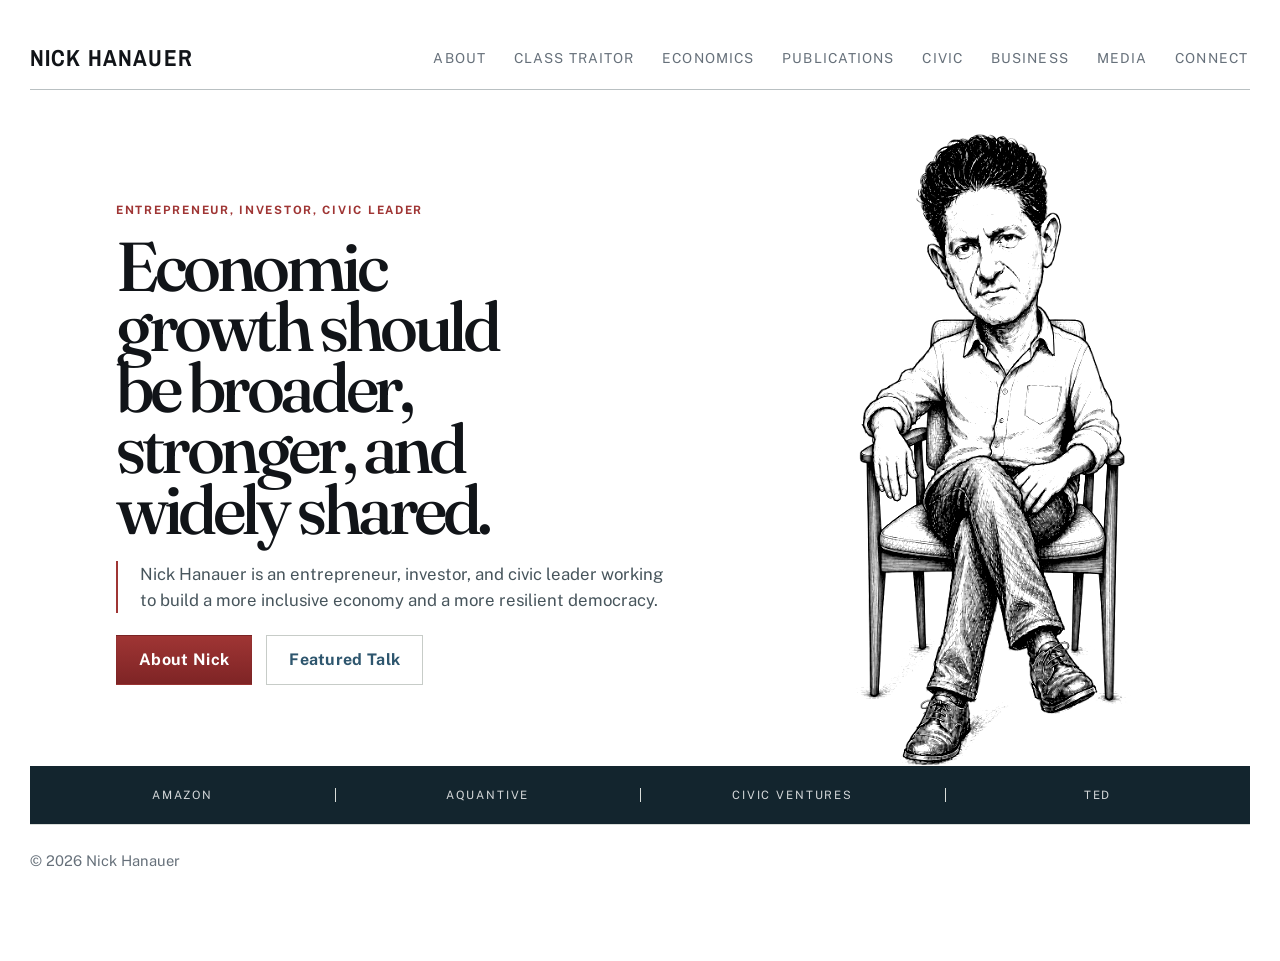
<file: index.html>
<!doctype html>
<html lang="en">
  <head>
    <meta charset="UTF-8">
    <meta name="viewport" content="width=device-width, initial-scale=1.0">
    <link rel="icon" href="./assets/favicon.svg" type="image/svg+xml">
    <link rel="icon" href="./assets/favicon-32.png" sizes="32x32" type="image/png">
    <link rel="apple-touch-icon" href="./assets/apple-touch-icon.png">
    <title>Nick Hanauer | Entrepreneur, Investor, Civic Leader</title>
    <meta name="description" content="Nick Hanauer is an entrepreneur, investor, and civic leader focused on building a more inclusive economy.">
    <meta property="og:title" content="Nick Hanauer | Entrepreneur, Investor, Civic Leader">
    <meta property="og:description" content="Nick Hanauer is an entrepreneur, investor, and civic leader focused on building a more inclusive economy.">
    <meta property="og:type" content="website">
    <link rel="preload" href="./assets/nick-hero-caricature-newspaper-color-v11-transparent.webp" as="image" type="image/webp" fetchpriority="high">
    <link rel="preconnect" href="https://fonts.googleapis.com">
    <link rel="preconnect" href="https://fonts.gstatic.com" crossorigin>
    <link href="https://fonts.googleapis.com/css2?family=Archivo+Narrow:wght@600;700&family=Public+Sans:ital,wght@0,400;0,500;0,600;0,700;0,800;1,300;1,400&family=Fraunces:opsz,wght@9..144,500;9..144,600&display=swap" rel="stylesheet">
    <link rel="stylesheet" href="./styles.css?v=47">
    <script src="./script.js?v=6" defer></script>
  </head>
  <body class="home-page">
    <div class="page-shell">
      <header class="site-header">
        <a class="brand" href="./index.html">Nick Hanauer</a>
        <nav class="site-nav" aria-label="Primary">
          <a href="./about.html">About</a>
          <a href="./class-traitor.html">Class Traitor</a>
          <a href="./economics.html">Economics</a>
          <a href="./publications.html">Publications</a>
          <a href="./civic.html">Civic</a>
          <a href="./business.html">Business</a>
          <a href="./media.html">Media</a>
          <a href="./connect.html">Connect</a>
        </nav>
      </header>
      <main>
        <section class="hero">
          <div class="hero-copy">
            <p class="eyebrow">Entrepreneur, Investor, Civic Leader</p>
            <h1>Economic growth should be broader, stronger, and widely shared.</h1>
            <p class="hero-text">Nick Hanauer is an entrepreneur, investor, and civic leader working to build a more inclusive economy and a more resilient democracy.</p>
            <div class="hero-actions">
              <a class="button button-solid" href="./about.html">About Nick</a>
              <a class="button button-ghost" href="./media.html">Featured Talk</a>
            </div>
          </div>
          <div class="hero-portrait-wrap">
            <figure class="hero-portrait">
              <img src="./assets/nick-hero-caricature-newspaper-color-v11-transparent.webp" width="1024" height="1536" fetchpriority="high" decoding="async" alt="Editorial illustration of Nick Hanauer seated in a narrow modern wood chair">
            </figure>
          </div>
        </section>

        <section class="proof-strip" aria-label="Key credentials">
          <p>Amazon</p>
          <p>aQuantive</p>
          <p>Civic Ventures</p>
          <p>TED</p>
        </section>
      </main>
      <footer class="site-footer">
        <p>© <span data-current-year>2026</span> Nick Hanauer</p>
      </footer>
    </div>
  </body>
</html>
</file>
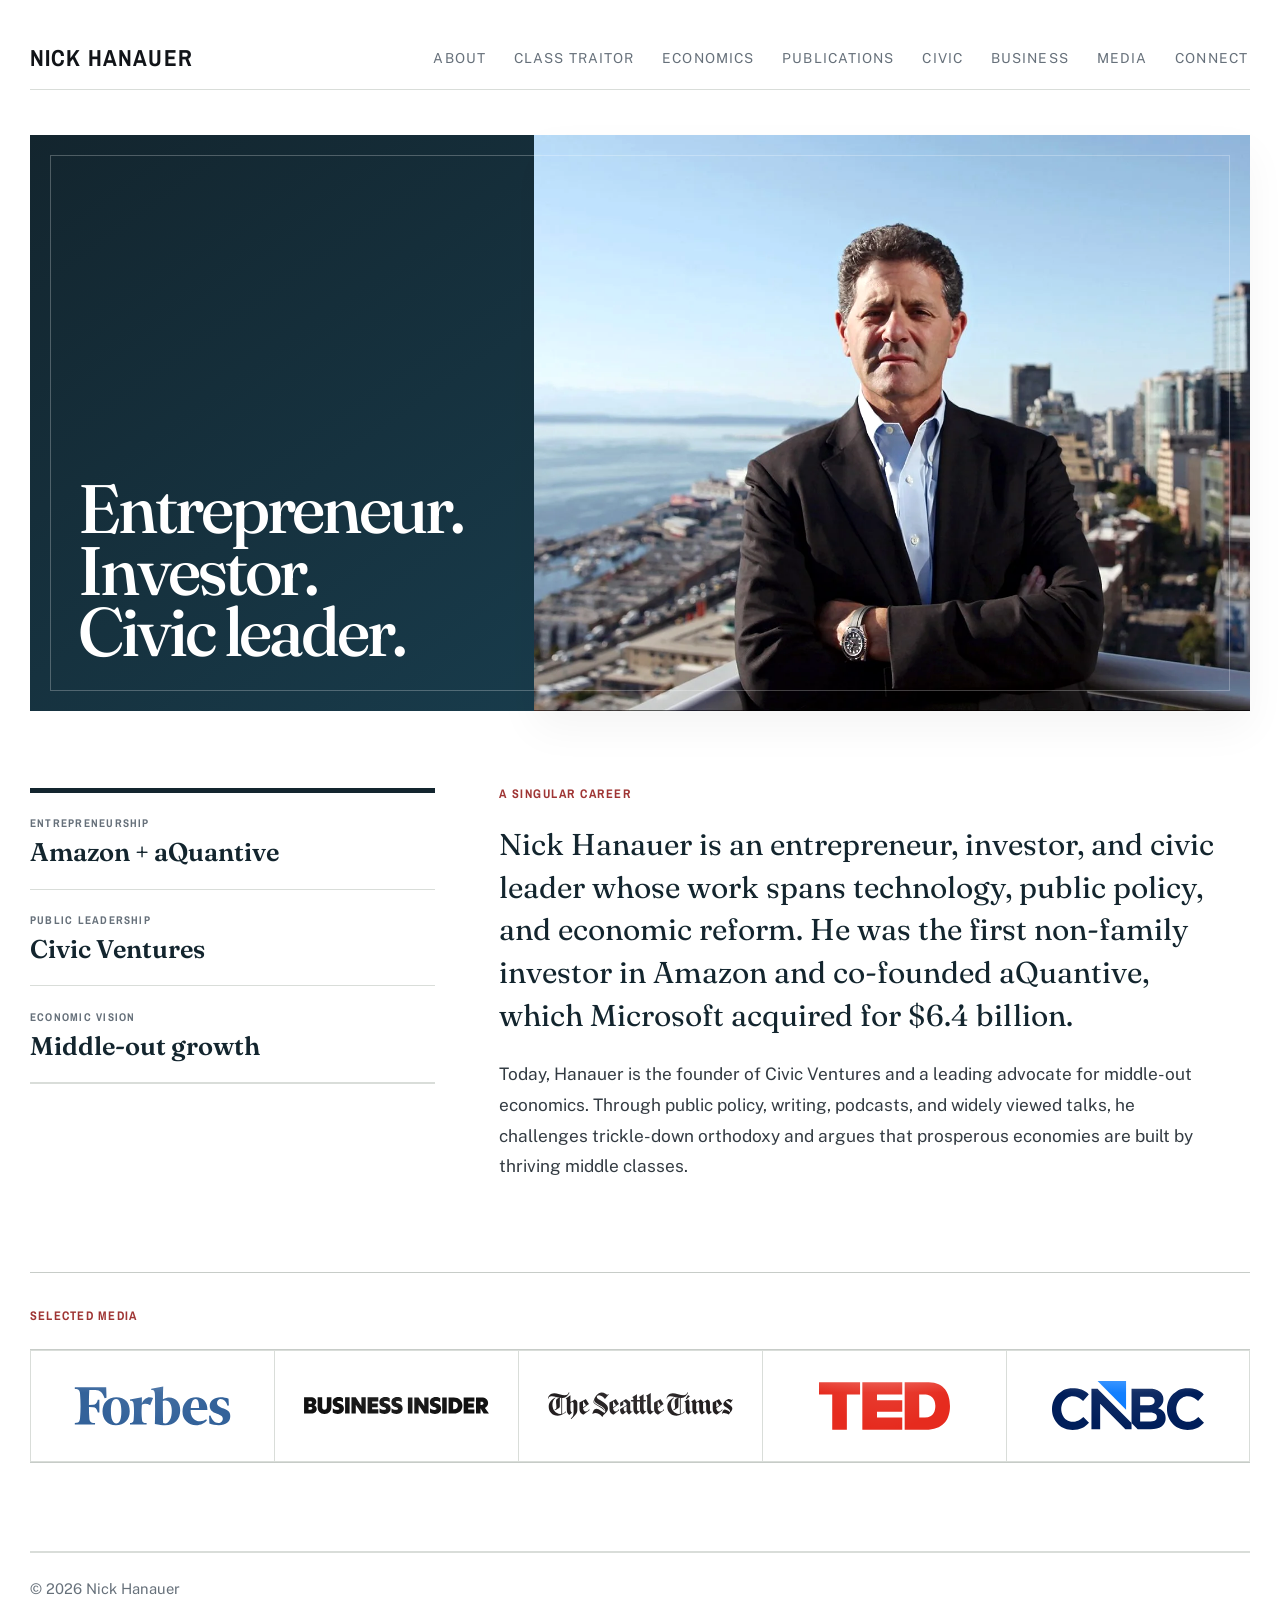
<file: about.html>
<!doctype html>
<html lang="en">
  <head>
    <meta charset="UTF-8">
    <meta name="viewport" content="width=device-width, initial-scale=1.0">
    <link rel="icon" href="./assets/favicon.svg" type="image/svg+xml">
    <link rel="icon" href="./assets/favicon-32.png" sizes="32x32" type="image/png">
    <link rel="apple-touch-icon" href="./assets/apple-touch-icon.png">
    <title>About Nick Hanauer | Entrepreneur, Investor, Civic Leader</title>
    <meta name="description" content="Learn about Nick Hanauer's work as an entrepreneur, investor, civic innovator, author, and public advocate.">
    <meta property="og:title" content="About Nick Hanauer | Entrepreneur, Investor, Civic Leader">
    <meta property="og:description" content="Learn about Nick Hanauer's work as an entrepreneur, investor, civic innovator, author, and public advocate.">
    <meta property="og:type" content="website">
    <link rel="preconnect" href="https://fonts.googleapis.com">
    <link rel="preconnect" href="https://fonts.gstatic.com" crossorigin>
    <link href="https://fonts.googleapis.com/css2?family=Archivo+Narrow:wght@600;700&family=Public+Sans:ital,wght@0,400;0,500;0,600;0,700;0,800;1,300;1,400&family=Fraunces:opsz,wght@9..144,500;9..144,600&display=swap" rel="stylesheet">
    <link rel="stylesheet" href="./styles.css?v=49">
    <script src="./script.js?v=7" defer></script>
  </head>
  <body class="detail-page about-page">
    <div class="page-shell">
      <header class="site-header">
        <a class="brand" href="./index.html">Nick Hanauer</a>
        <nav class="site-nav" aria-label="Primary">
          <a href="./about.html" aria-current="page">About</a>
          <a href="./class-traitor.html">Class Traitor</a>
          <a href="./economics.html">Economics</a>
          <a href="./publications.html">Publications</a>
          <a href="./civic.html">Civic</a>
          <a href="./business.html">Business</a>
          <a href="./media.html">Media</a>
          <a href="./connect.html">Connect</a>
        </nav>
      </header>
      <main>
        <section class="section detail-section intro">
          <div class="about-layout">
            <div class="section-heading-stack about-rail">
              
              <h1><span>Entrepreneur.</span><span>Investor.</span><span>Civic leader.</span></h1>
            </div>
            <figure class="about-image">
              <video muted loop playsinline preload="metadata" poster="./assets/about-kelly-o.webp" tabindex="0" data-hover-video disablepictureinpicture disableremoteplayback controlslist="nodownload noremoteplayback" aria-label="Animated portrait of Nick Hanauer standing in Seattle. Move the pointer over the image to play.">
                <source src="./assets/about-nick-animation.mp4" type="video/mp4">
                <img src="./assets/about-kelly-o.webp" alt="Nick Hanauer standing in Seattle">
              </video>
            </figure>
            <div class="about-copy">
              <div class="about-facts" aria-label="Selected career highlights">
                <div><span>Entrepreneurship</span><strong>Amazon + aQuantive</strong></div>
                <div><span>Public leadership</span><strong>Civic Ventures</strong></div>
                <div><span>Economic vision</span><strong>Middle-out growth</strong></div>
              </div>
              <div class="about-biography">
                <p class="section-kicker about-biography-kicker">A singular career</p>
                <p>Nick Hanauer is an entrepreneur, investor, and civic leader whose work spans technology, public policy, and economic reform. He was the first non-family investor in Amazon and co-founded aQuantive, which Microsoft acquired for $6.4 billion.</p>
                <p>Today, Hanauer is the founder of Civic Ventures and a leading advocate for middle-out economics. Through public policy, writing, podcasts, and widely viewed talks, he challenges trickle-down orthodoxy and argues that prosperous economies are built by thriving middle classes.</p>
              </div>
              <div class="media-mentions">
                <p class="media-mentions-title">Selected media</p>
                <div class="media-mentions-grid" aria-label="Media mentions">
                  <div class="media-mention media-mention-forbes"><img src="./assets/media-logo-forbes.svg" alt="Forbes"></div>
                  <div class="media-mention media-mention-bi"><img src="./assets/media-logo-business-insider.svg" alt="Business Insider"></div>
                  <div class="media-mention media-mention-times"><img src="./assets/media-logo-seattle-times.svg" alt="The Seattle Times"></div>
                  <div class="media-mention media-mention-ted"><img src="./assets/media-logo-ted.svg" alt="TED"></div>
                  <div class="media-mention media-mention-cnbc"><img src="./assets/media-logo-cnbc.svg" alt="CNBC"></div>
                </div>
              </div>
            </div>
          </div>
        </section>
      </main>
      <footer class="site-footer">
        <p>© <span data-current-year>2026</span> Nick Hanauer</p>
      </footer>
    </div>
  </body>
</html>
</file>
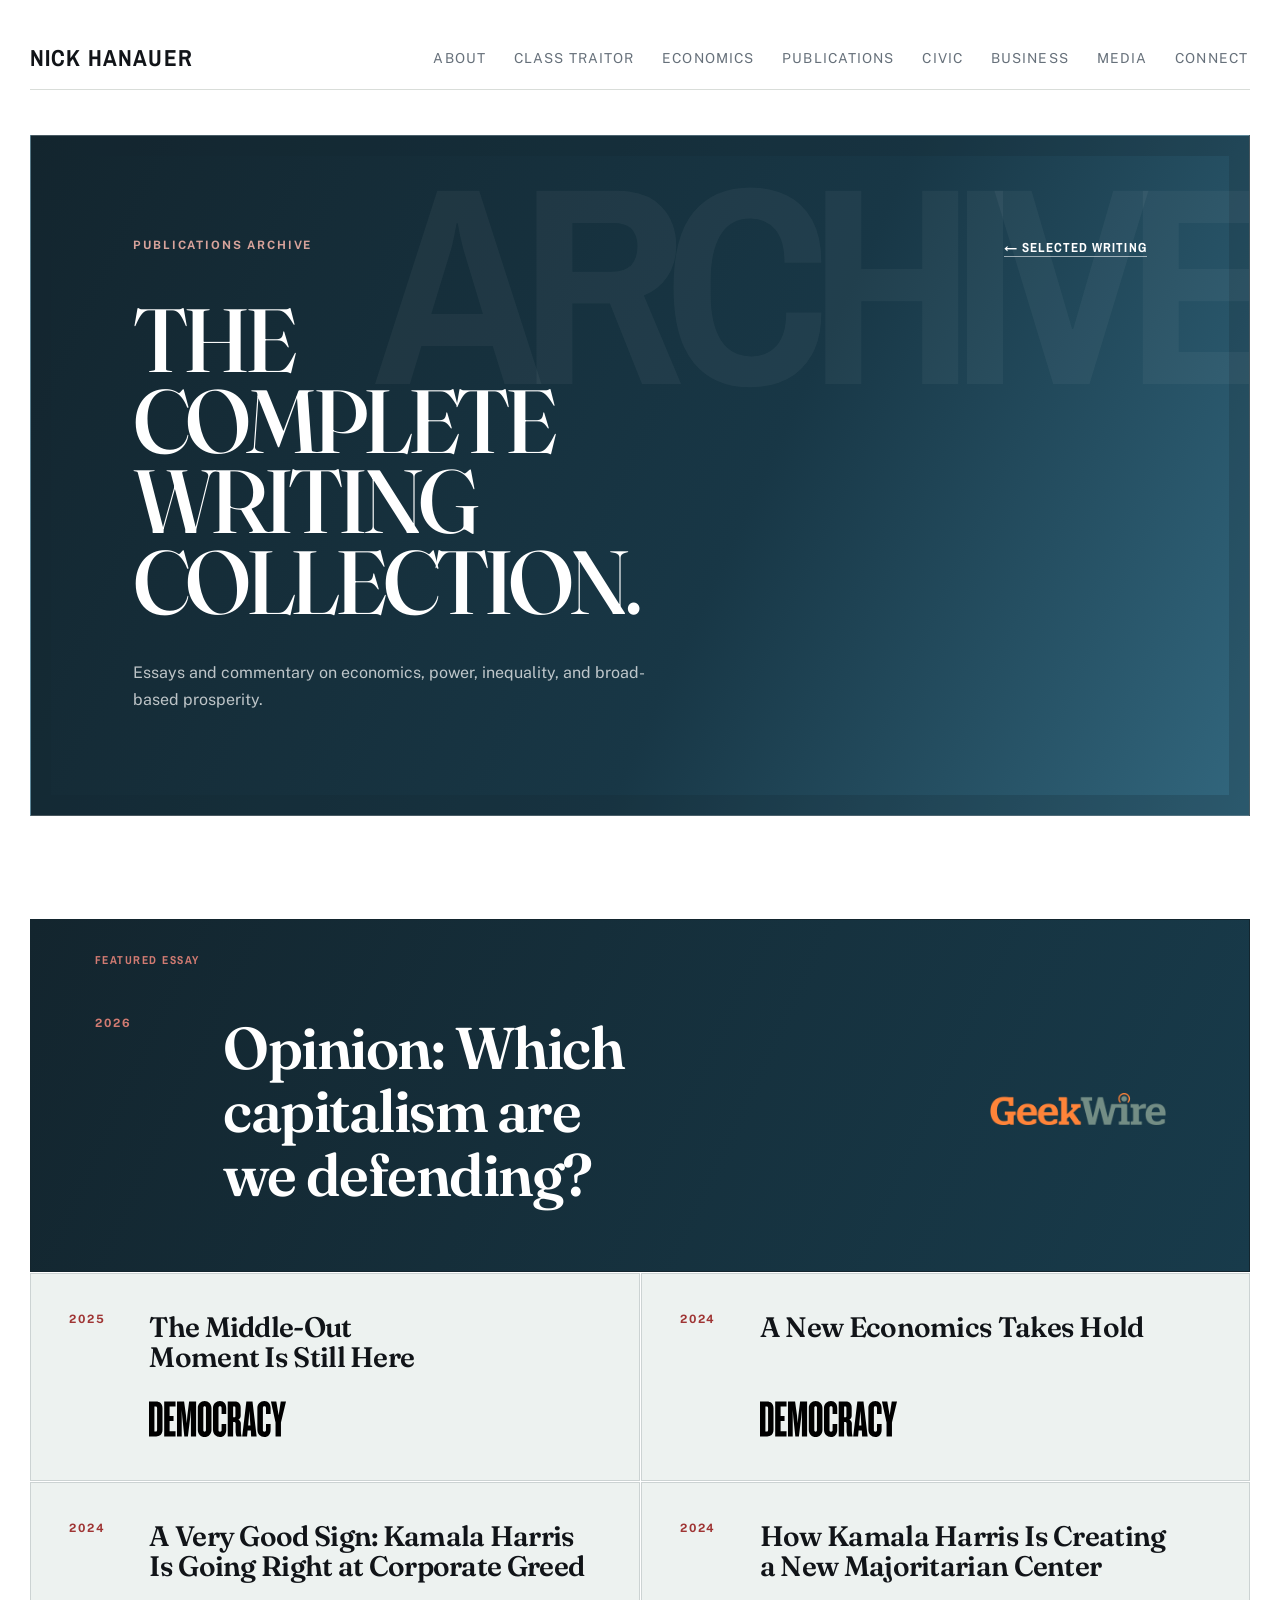
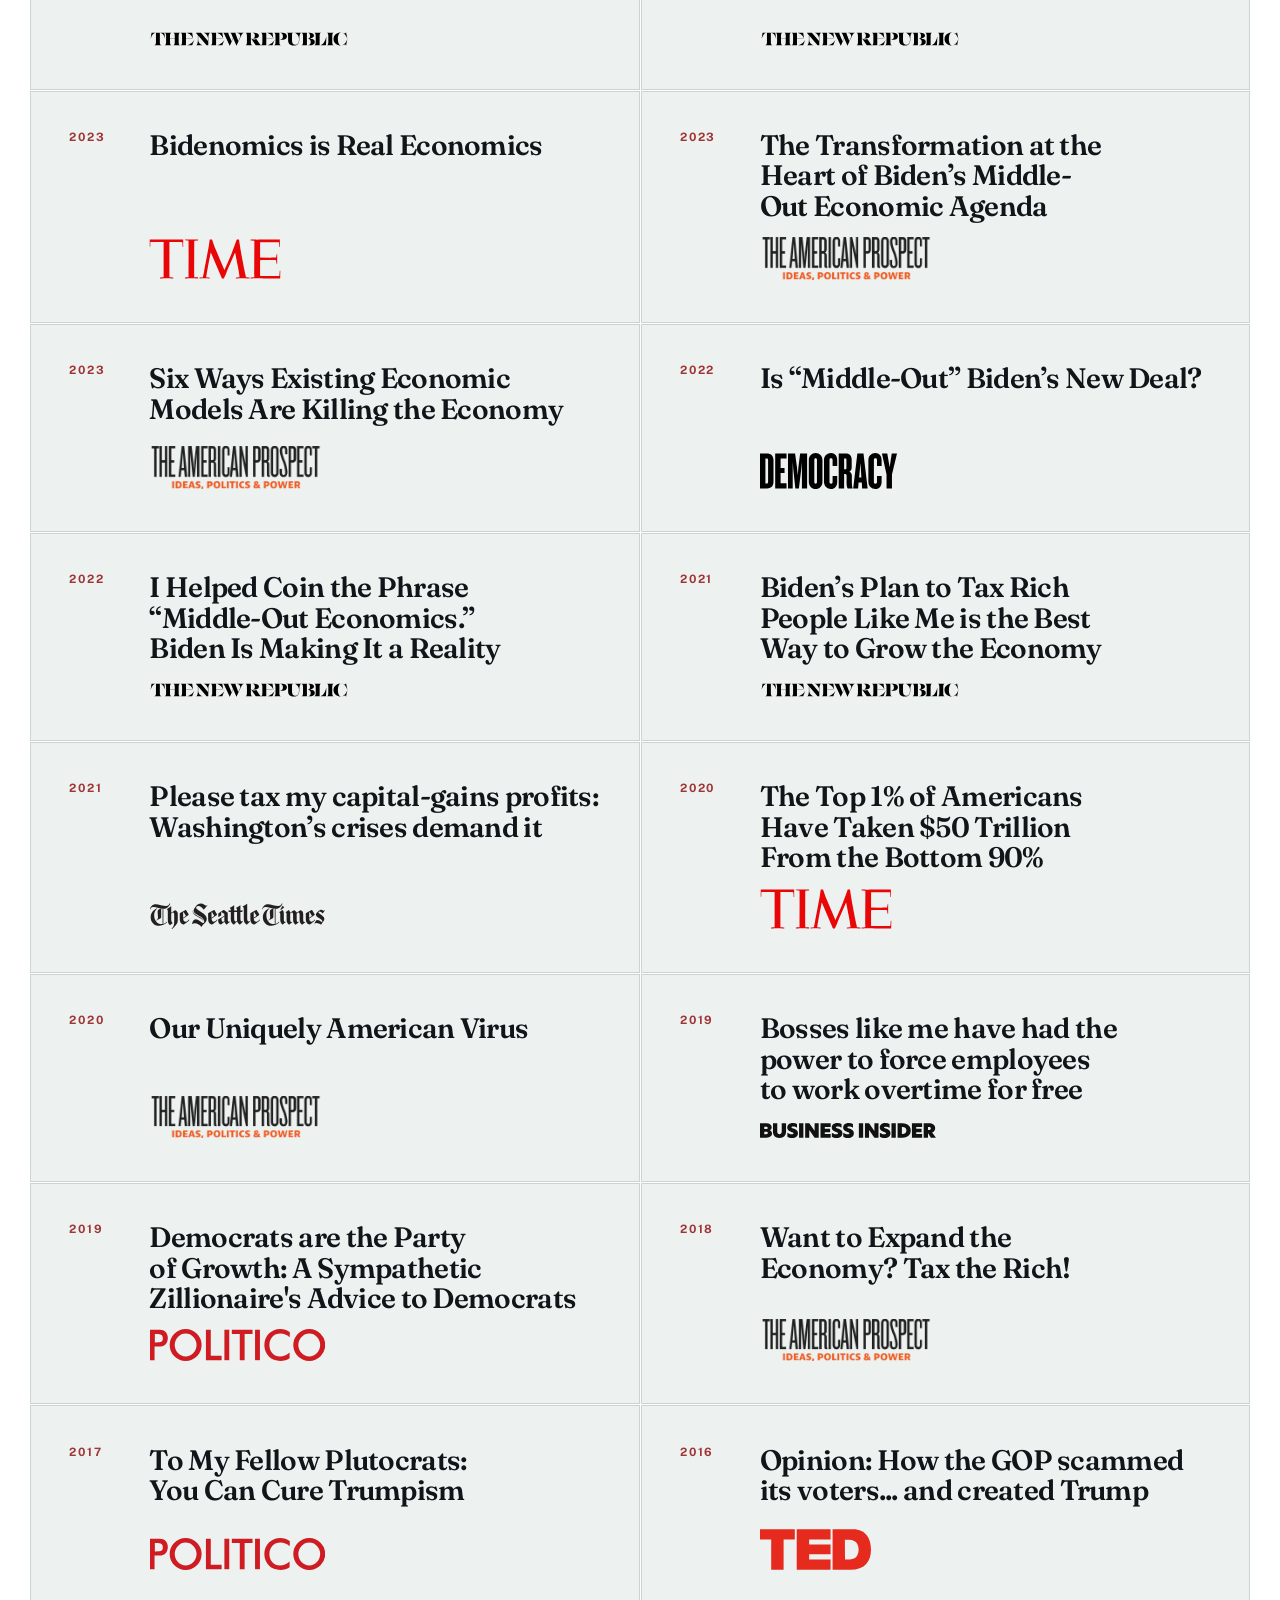
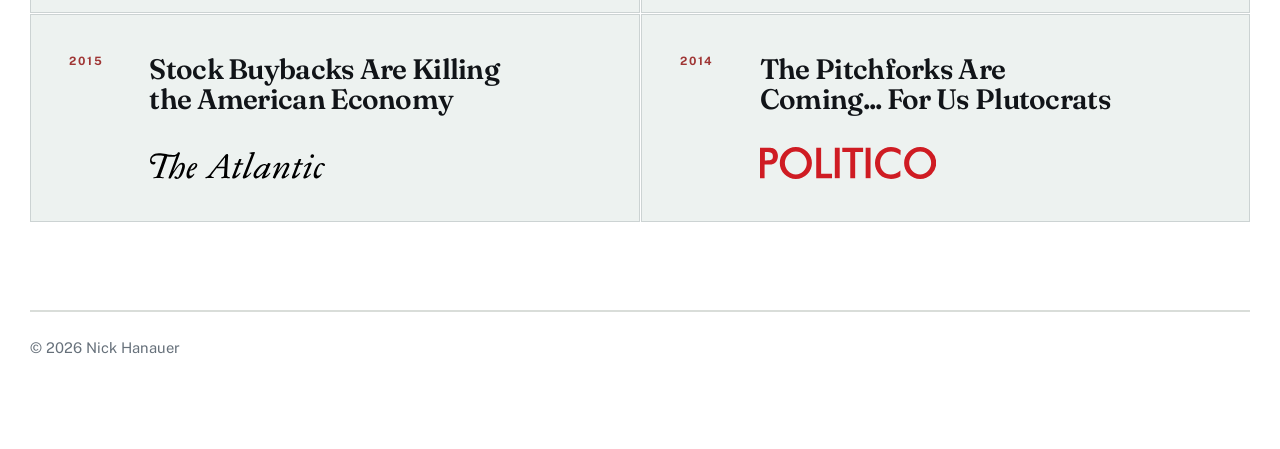
<file: archive.html>
<!doctype html>
<html lang="en">
  <head>
    <meta charset="UTF-8">
    <meta name="viewport" content="width=device-width, initial-scale=1.0">
    <link rel="icon" href="./assets/favicon.svg" type="image/svg+xml">
    <link rel="icon" href="./assets/favicon-32.png" sizes="32x32" type="image/png">
    <link rel="apple-touch-icon" href="./assets/apple-touch-icon.png">
    <title>Writing Archive | Nick Hanauer</title>
    <meta name="description" content="The complete archive of Nick Hanauer's essays and commentary on economics, power, inequality, and prosperity.">
    <meta property="og:title" content="Writing Archive | Nick Hanauer">
    <meta property="og:description" content="The complete archive of Nick Hanauer's essays and commentary on economics, power, inequality, and prosperity.">
    <meta property="og:type" content="website">
    <link rel="preconnect" href="https://fonts.googleapis.com">
    <link rel="preconnect" href="https://fonts.gstatic.com" crossorigin>
    <link href="https://fonts.googleapis.com/css2?family=Archivo+Narrow:wght@600;700&family=Public+Sans:ital,wght@0,400;0,500;0,600;0,700;0,800;1,300;1,400&family=Fraunces:opsz,wght@9..144,500;9..144,600&display=swap" rel="stylesheet">
    <link rel="stylesheet" href="./styles.css?v=47">
    <script src="./script.js?v=6" defer></script>
  </head>
  <body class="detail-page publications-page publication-archive-page">
    <div class="page-shell">
      <header class="site-header">
        <a class="brand" href="./index.html">Nick Hanauer</a>
        <nav class="site-nav" aria-label="Primary">
          <a href="./about.html">About</a>
          <a href="./class-traitor.html">Class Traitor</a>
          <a href="./economics.html">Economics</a>
          <a href="./publications.html" aria-current="page">Publications</a>
          <a href="./civic.html">Civic</a>
          <a href="./business.html">Business</a>
          <a href="./media.html">Media</a>
          <a href="./connect.html">Connect</a>
        </nav>
      </header>
      <main>
        <section class="section detail-section publication-archive-section">
          <div class="publication-archive-hero">
            <a class="publication-archive-back" href="./publications.html"><span aria-hidden="true">←</span> Selected writing</a>
            <div class="publication-archive-title">
              <p class="section-kicker">Publications archive</p>
              <h1>The complete writing collection.</h1>
              <p class="publication-archive-deck">Essays and commentary on economics, power, inequality, and broad-based prosperity.</p>
            </div>
          </div>
          <div class="publications-content publication-archive-content">
            <div class="list-block">
                <article class="list-row">
                  <p class="list-label">2026</p>
                  <h3>
                    <a href="https://www.geekwire.com/2026/opinion-which-capitalism-are-we-defending/" target="_blank" rel="noreferrer">
                      Opinion: Which capitalism are we defending?
                    </a>
                  </h3>
                  <p><span class="publication-wordmark publication-geekwire"><img src="./assets/publication-logo-geekwire.png" alt="GeekWire"></span></p>
                </article>
                <article class="list-row">
                  <p class="list-label">2025</p>
                  <h3>
                    <a href="https://democracyjournal.org/magazine/76/the-middle-out-moment-is-still-here/" target="_blank" rel="noreferrer">
                      The Middle-Out Moment Is Still Here
                    </a>
                  </h3>
                  <p><span class="publication-wordmark publication-democracy"><img src="./assets/publication-logo-democracy.svg" alt="Democracy"></span></p>
                </article>
                <article class="list-row">
                  <p class="list-label">2024</p>
                  <h3>
                    <a href="https://democracyjournal.org/magazine/72/a-new-economics-takes-hold/" target="_blank" rel="noreferrer">
                      A New Economics Takes Hold
                    </a>
                  </h3>
                  <p><span class="publication-wordmark publication-democracy"><img src="./assets/publication-logo-democracy.svg" alt="Democracy"></span></p>
                </article>
                <article class="list-row">
                  <p class="list-label">2024</p>
                  <h3>
                    <a href="https://newrepublic.com/article/184937/harris-price-gouging-corporations" target="_blank" rel="noreferrer">
                      A Very Good Sign: Kamala Harris Is Going Right at Corporate Greed
                    </a>
                  </h3>
                  <p><span class="publication-wordmark publication-tnr"><img src="./assets/publication-logo-new-republic.svg" alt="The New Republic"></span></p>
                </article>
                <article class="list-row">
                  <p class="list-label">2024</p>
                  <h3>
                    <a href="https://newrepublic.com/article/186863/kamala-harris-economic-policy-new-majoritarian-center" target="_blank" rel="noreferrer">
                      How Kamala Harris Is Creating a New Majoritarian Center
                    </a>
                  </h3>
                  <p><span class="publication-wordmark publication-tnr"><img src="./assets/publication-logo-new-republic.svg" alt="The New Republic"></span></p>
                </article>
                <article class="list-row">
                  <p class="list-label">2023</p>
                  <h3>
                    <a href="https://time.com/6343210/bidenomics-middle-out-economics/" target="_blank" rel="noreferrer">
                      Bidenomics is Real Economics
                    </a>
                  </h3>
                  <p><span class="publication-wordmark publication-time"><img src="./assets/publication-logo-time.svg" alt="TIME"></span></p>
                </article>
                <article class="list-row">
                  <p class="list-label">2023</p>
                  <h3>
                    <a href="https://prospect.org/economy/transformation-at-heart-of-bidens-middle-out-economic-agenda/" target="_blank" rel="noreferrer">
                      The Transformation at the Heart of Biden’s Middle-Out Economic Agenda
                    </a>
                  </h3>
                  <p><span class="publication-wordmark publication-prospect"><img src="./assets/publication-logo-american-prospect.png" alt="The American Prospect"></span></p>
                </article>
                <article class="list-row">
                  <p class="list-label">2023</p>
                  <h3>
                    <a href="https://prospect.org/economy/six-ways-existing-economic-models-are-killing-the-economy/" target="_blank" rel="noreferrer">
                      Six Ways Existing Economic Models Are Killing the Economy
                    </a>
                  </h3>
                  <p><span class="publication-wordmark publication-prospect"><img src="./assets/publication-logo-american-prospect.png" alt="The American Prospect"></span></p>
                </article>
                <article class="list-row">
                  <p class="list-label">2022</p>
                  <h3>
                    <a href="https://democracyjournal.org/magazine/65/is-middle-out-bidens-new-deal/" target="_blank" rel="noreferrer">
                      Is “Middle-Out” Biden’s New Deal?
                    </a>
                  </h3>
                  <p><span class="publication-wordmark publication-democracy"><img src="./assets/publication-logo-democracy.svg" alt="Democracy"></span></p>
                </article>
                <article class="list-row">
                  <p class="list-label">2022</p>
                  <h3>
                    <a href="https://newrepublic.com/article/167544/middle-out-economics-biden" target="_blank" rel="noreferrer">
                      I Helped Coin the Phrase “Middle-Out Economics.” Biden Is Making It a Reality
                    </a>
                  </h3>
                  <p><span class="publication-wordmark publication-tnr"><img src="./assets/publication-logo-new-republic.svg" alt="The New Republic"></span></p>
                </article>
                <article class="list-row">
                  <p class="list-label">2021</p>
                  <h3>
                    <a href="https://newrepublic.com/article/163775/biden-plan-tax-rich-people-best-way-grow-economy" target="_blank" rel="noreferrer">
                      Biden’s Plan to Tax Rich People Like Me is the Best Way to Grow the Economy
                    </a>
                  </h3>
                  <p><span class="publication-wordmark publication-tnr"><img src="./assets/publication-logo-new-republic.svg" alt="The New Republic"></span></p>
                </article>
                <article class="list-row">
                  <p class="list-label">2021</p>
                  <h3>
                    <a href="https://www.seattletimes.com/opinion/please-tax-my-capital-gains-profits-washingtons-crises-demand-it/" target="_blank" rel="noreferrer">
                      Please tax my capital-gains profits: Washington’s crises demand it
                    </a>
                  </h3>
                  <p><span class="publication-wordmark publication-seattle-times"><img src="./assets/media-logo-seattle-times.svg" alt="The Seattle Times"></span></p>
                </article>
                <article class="list-row">
                  <p class="list-label">2020</p>
                  <h3>
                    <a href="https://time.com/5888024/50-trillion-income-inequality-america/" target="_blank" rel="noreferrer">
                      The Top 1% of Americans Have Taken $50 Trillion From the Bottom 90%
                    </a>
                  </h3>
                  <p><span class="publication-wordmark publication-time"><img src="./assets/publication-logo-time.svg" alt="TIME"></span></p>
                </article>
                <article class="list-row">
                  <p class="list-label">2020</p>
                  <h3>
                    <a href="https://prospect.org/coronavirus/our-uniquely-american-virus/" target="_blank" rel="noreferrer">
                      Our Uniquely American Virus
                    </a>
                  </h3>
                  <p><span class="publication-wordmark publication-prospect"><img src="./assets/publication-logo-american-prospect.png" alt="The American Prospect"></span></p>
                </article>
                <article class="list-row">
                  <p class="list-label">2019</p>
                  <h3>
                    <a href="https://www.businessinsider.com/overtime-pay-worker-productivity-inequality-2019-6" target="_blank" rel="noreferrer">
                      Bosses like me have had the power to force employees to work overtime for free
                    </a>
                  </h3>
                  <p><span class="publication-wordmark publication-business-insider"><img src="./assets/media-logo-business-insider.svg" alt="Business Insider"></span></p>
                </article>
                <article class="list-row">
                  <p class="list-label">2019</p>
                  <h3>
                    <a href="https://www.politico.com/magazine/story/2019/06/26/democrats-party-of-growth-227212/" target="_blank" rel="noreferrer">
                      Democrats are the Party of Growth: A Sympathetic Zillionaire's Advice to Democrats
                    </a>
                  </h3>
                  <p><span class="publication-wordmark publication-politico"><img src="./assets/publication-logo-politico.svg" alt="Politico"></span></p>
                </article>
                <article class="list-row">
                  <p class="list-label">2018</p>
                  <h3>
                    <a href="https://prospect.org/economy/want-expand-economy-tax-rich/" target="_blank" rel="noreferrer">
                      Want to Expand the Economy? Tax the Rich!
                    </a>
                  </h3>
                  <p><span class="publication-wordmark publication-prospect"><img src="./assets/publication-logo-american-prospect.png" alt="The American Prospect"></span></p>
                </article>
                <article class="list-row">
                  <p class="list-label">2017</p>
                  <h3>
                    <a href="https://www.politico.com/magazine/story/2017/07/18/trumpism-plutocrats-cure-215386/" target="_blank" rel="noreferrer">
                      To My Fellow Plutocrats: You Can Cure Trumpism
                    </a>
                  </h3>
                  <p><span class="publication-wordmark publication-politico"><img src="./assets/publication-logo-politico.svg" alt="Politico"></span></p>
                </article>
                <article class="list-row">
                  <p class="list-label">2016</p>
                  <h3>
                    <a href="https://ideas.ted.com/opinion-how-the-gop-scammed-its-voters-and-created-trump/" target="_blank" rel="noreferrer">
                      Opinion: How the GOP scammed its voters... and created Trump
                    </a>
                  </h3>
                  <p><span class="publication-wordmark publication-ted"><img src="./assets/media-logo-ted.svg" alt="TED Ideas"></span></p>
                </article>
                <article class="list-row">
                  <p class="list-label">2015</p>
                  <h3>
                    <a href="https://www.theatlantic.com/business/archive/2015/02/stock-buybacks-are-killing-the-american-economy/385259/" target="_blank" rel="noreferrer">
                      Stock Buybacks Are Killing the American Economy
                    </a>
                  </h3>
                  <p><span class="publication-wordmark publication-atlantic"><img src="./assets/publication-logo-atlantic.svg" alt="The Atlantic"></span></p>
                </article>
                <article class="list-row">
                  <p class="list-label">2014</p>
                  <h3>
                    <a href="https://www.politico.com/magazine/story/2014/06/the-pitchforks-are-coming-for-us-plutocrats-108014/" target="_blank" rel="noreferrer">
                      The Pitchforks Are Coming... For Us Plutocrats
                    </a>
                  </h3>
                  <p><span class="publication-wordmark publication-politico"><img src="./assets/publication-logo-politico.svg" alt="Politico"></span></p>
                </article>
              </div>
          </div>
        </section>
      </main>
      <footer class="site-footer">
        <p>© <span data-current-year>2026</span> Nick Hanauer</p>
      </footer>
    </div>
  </body>
</html>
</file>
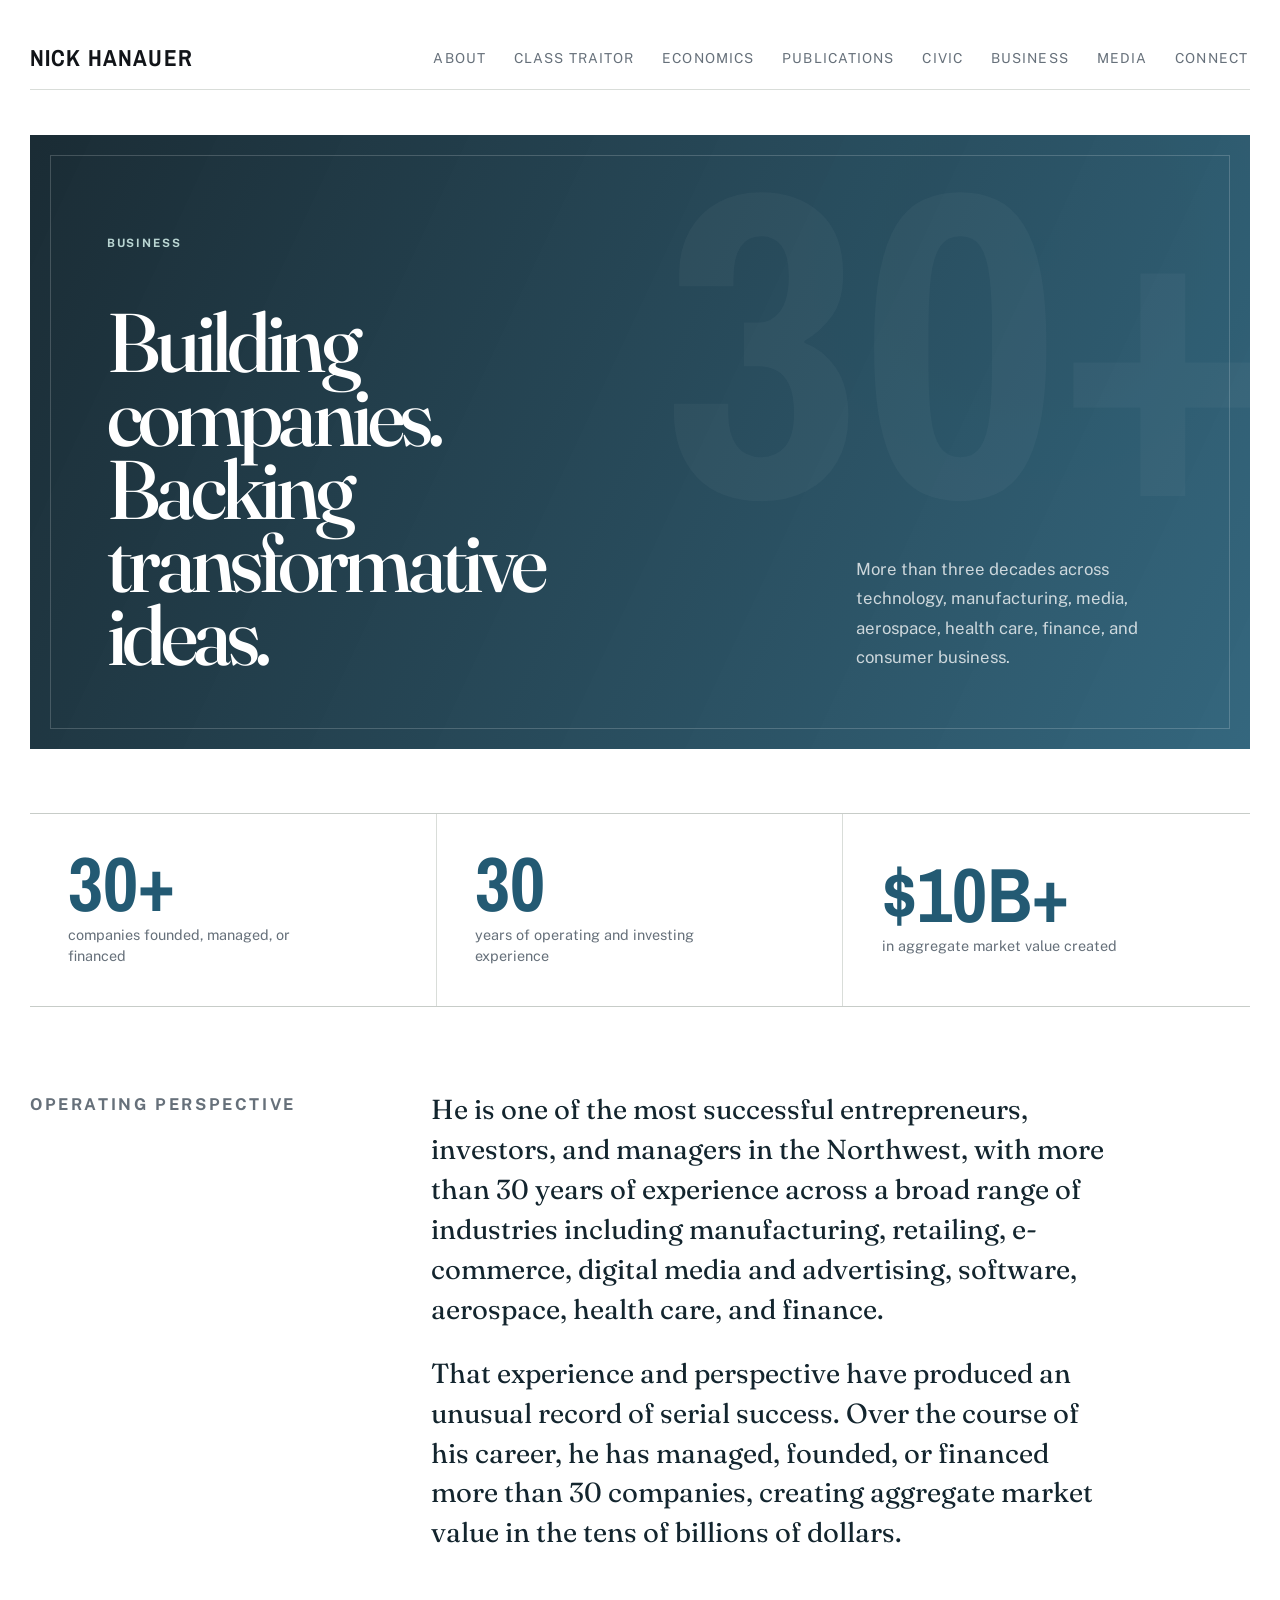
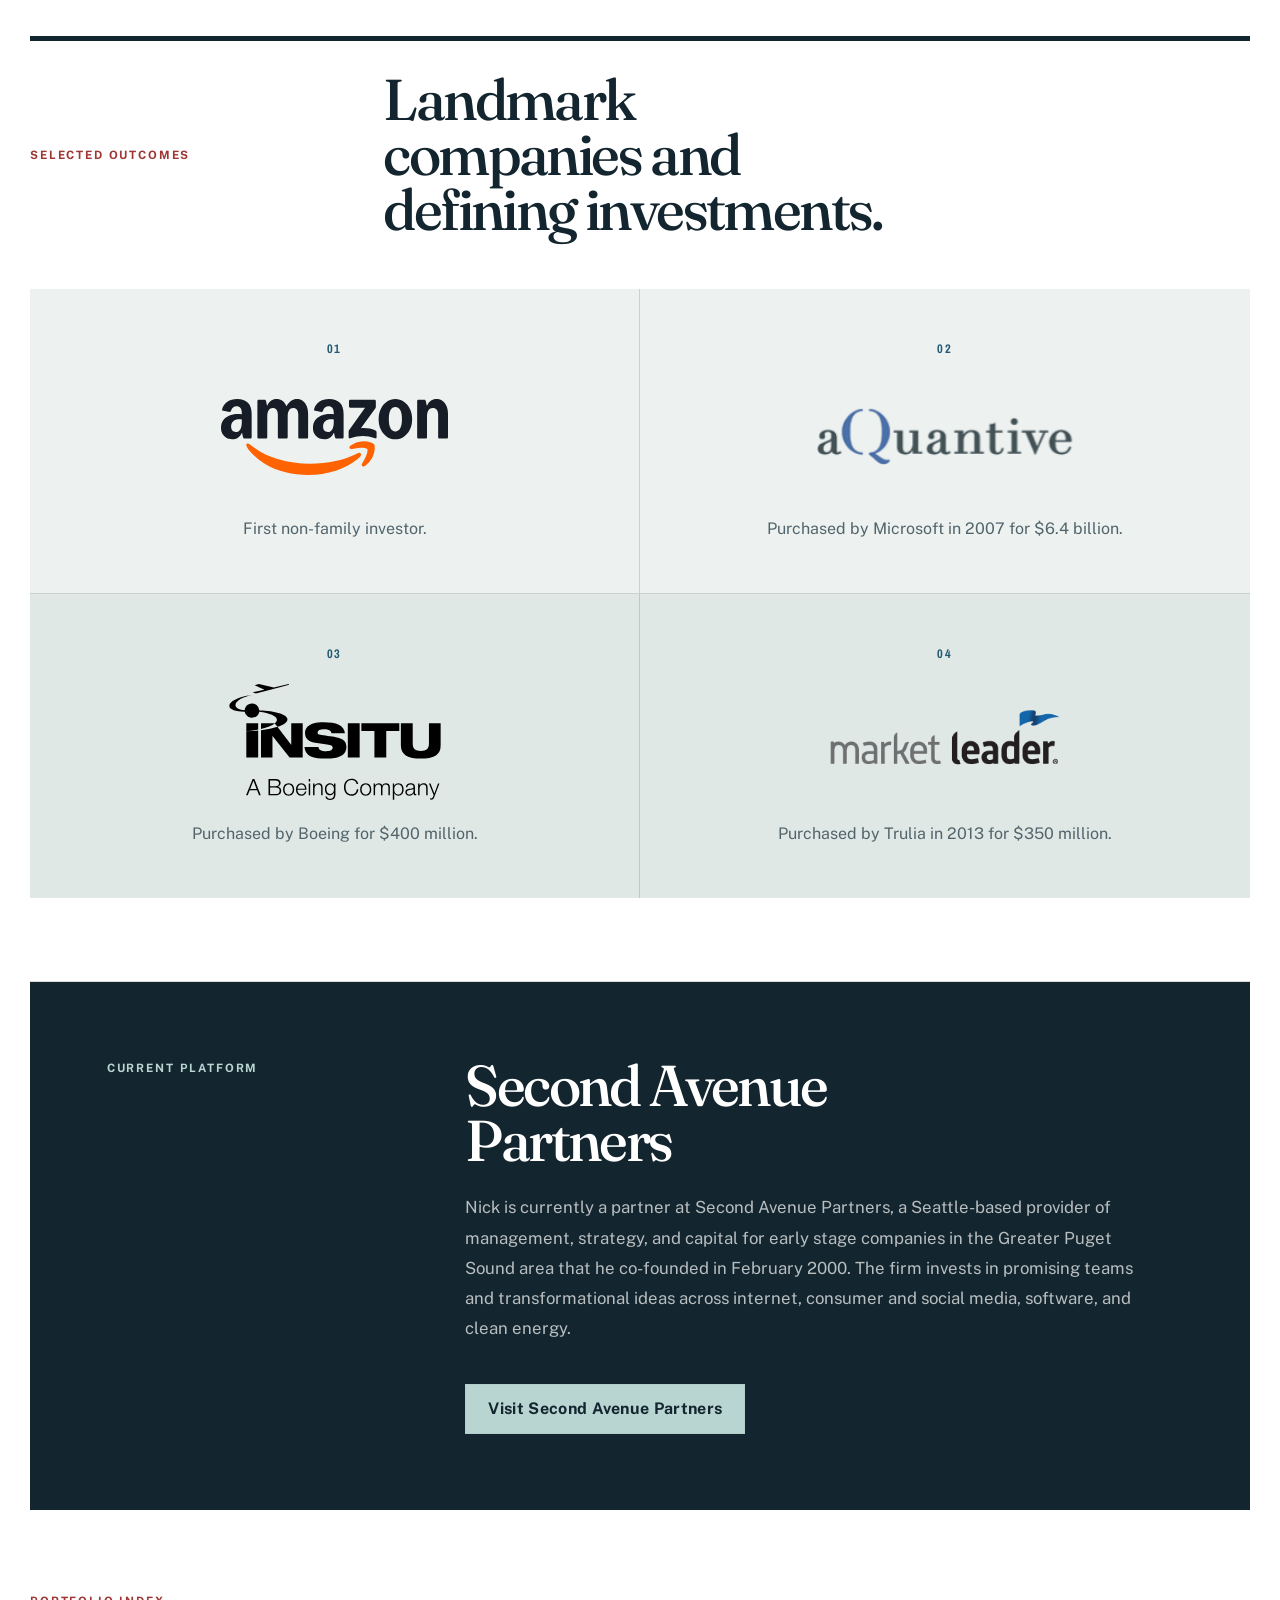
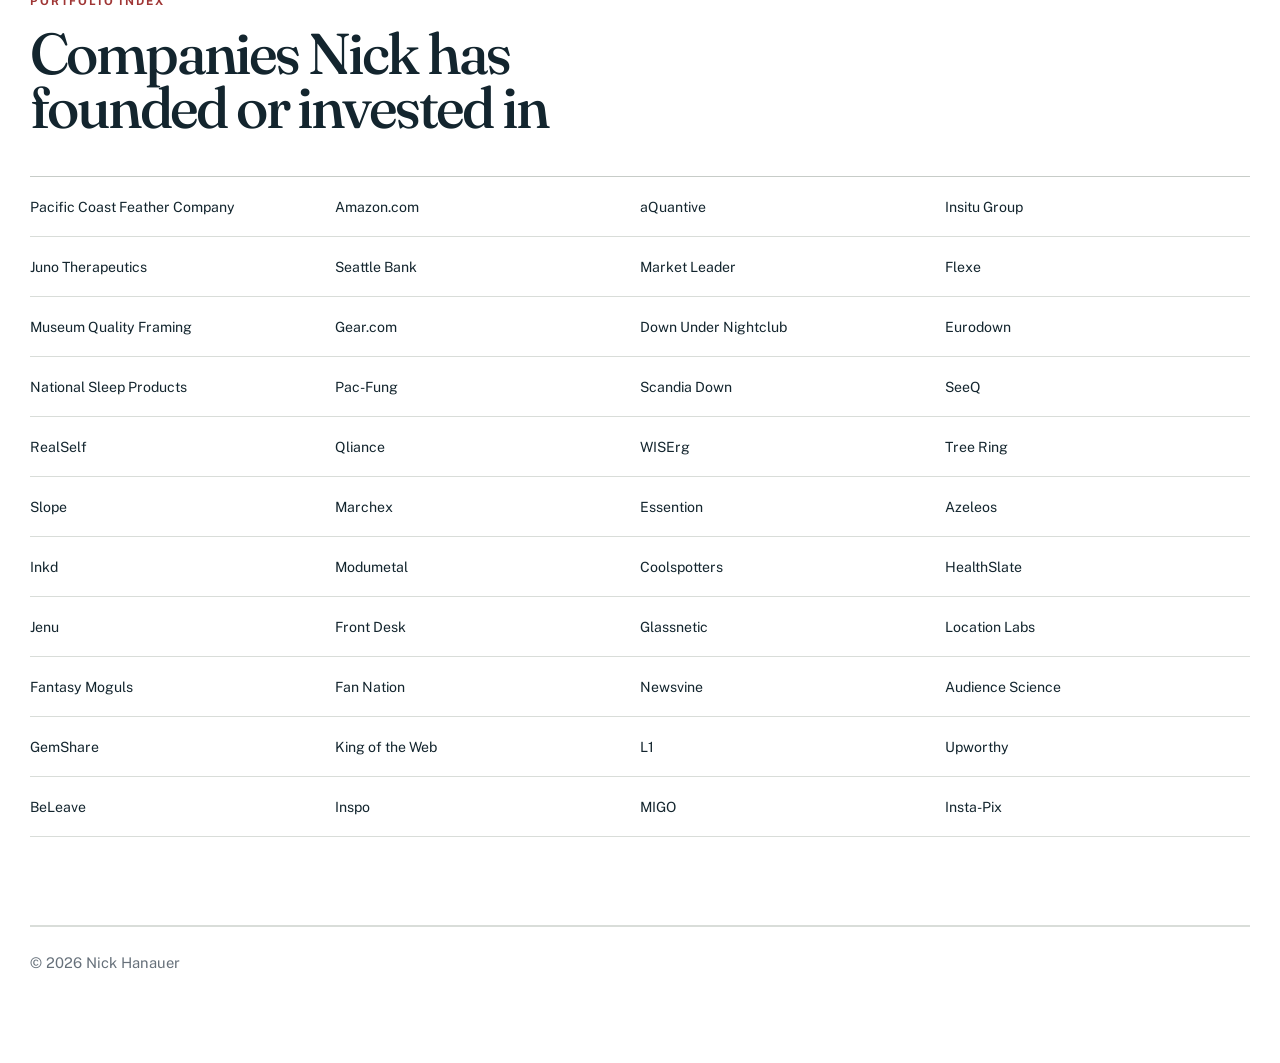
<file: business.html>
<!doctype html>
<html lang="en">
  <head>
    <meta charset="UTF-8">
    <meta name="viewport" content="width=device-width, initial-scale=1.0">
    <link rel="icon" href="./assets/favicon.svg" type="image/svg+xml">
    <link rel="icon" href="./assets/favicon-32.png" sizes="32x32" type="image/png">
    <link rel="apple-touch-icon" href="./assets/apple-touch-icon.png">
    <title>Business and Investing | Nick Hanauer</title>
    <meta name="description" content="Three decades of company building, investing, and leadership by Nick Hanauer.">
    <meta property="og:title" content="Business and Investing | Nick Hanauer">
    <meta property="og:description" content="Three decades of company building, investing, and leadership by Nick Hanauer.">
    <meta property="og:type" content="website">
    <link rel="preconnect" href="https://fonts.googleapis.com">
    <link rel="preconnect" href="https://fonts.gstatic.com" crossorigin>
    <link href="https://fonts.googleapis.com/css2?family=Archivo+Narrow:wght@600;700&family=Public+Sans:ital,wght@0,400;0,500;0,600;0,700;0,800;1,300;1,400&family=Fraunces:opsz,wght@9..144,500;9..144,600&display=swap" rel="stylesheet">
    <link rel="stylesheet" href="./styles.css?v=47">
    <script src="./script.js?v=6" defer></script>
  </head>
  <body class="detail-page business-page">
    <div class="page-shell">
      <header class="site-header">
        <a class="brand" href="./index.html">Nick Hanauer</a>
        <nav class="site-nav" aria-label="Primary">
          <a href="./about.html">About</a>
          <a href="./class-traitor.html">Class Traitor</a>
          <a href="./economics.html">Economics</a>
          <a href="./publications.html">Publications</a>
          <a href="./civic.html">Civic</a>
          <a href="./business.html" aria-current="page">Business</a>
          <a href="./media.html">Media</a>
          <a href="./connect.html">Connect</a>
        </nav>
      </header>
      <main>
        <section class="section detail-section business">
          <div class="business-layout">
            <div class="section-heading-stack business-rail">
              <p class="section-kicker">Business</p>
              <h1>Building companies. Backing transformative ideas.</h1>
            <p class="business-hero-note">More than three decades across technology, manufacturing, media, aerospace, health care, finance, and consumer business.</p>
            </div>
            <div class="business-content">
              <div class="business-stats" aria-label="Business career highlights">
                <div><strong>30+</strong><span>companies founded, managed, or financed</span></div>
                <div><strong>30</strong><span>years of operating and investing experience</span></div>
                <div><strong>$10B+</strong><span>in aggregate market value created</span></div>
              </div>
              <div class="business-intro"><p class="section-kicker">Operating perspective</p>
                <p>
                  He is one of the most successful entrepreneurs, investors, and
                  managers in the Northwest, with more than 30 years of
                  experience across a broad range of industries including
                  manufacturing, retailing, e-commerce, digital media and
                  advertising, software, aerospace, health care, and finance.
                </p>
                <p>
                  That experience and perspective have produced an unusual
                  record of serial success. Over the course of his career, he
                  has managed, founded, or financed more than 30 companies,
                  creating aggregate market value in the tens of billions of
                  dollars.
                </p>
              </div>

              <div class="business-section-heading">
                <p class="section-kicker">Selected outcomes</p>
                <h2>Landmark companies and defining investments.</h2>
              </div>
              <div class="business-highlights">
                <article class="business-highlight">
                  <span class="business-card-number">01</span>
                  <h3 class="business-outcome-logo business-outcome-logo-amazon"><img src="./assets/business-logo-amazon.svg" alt="Amazon"></h3>
                  <p>First non-family investor.</p>
                </article>
                <article class="business-highlight">
                  <span class="business-card-number">02</span>
                  <h3 class="business-outcome-logo business-outcome-logo-aquantive"><img src="./assets/business-logo-aquantive.png" alt="aQuantive"></h3>
                  <p>Purchased by Microsoft in 2007 for $6.4 billion.</p>
                </article>
                <article class="business-highlight">
                  <span class="business-card-number">03</span>
                  <h3 class="business-outcome-logo business-outcome-logo-insitu"><img src="./assets/business-logo-insitu.svg" alt="Insitu"></h3>
                  <p>Purchased by Boeing for $400 million.</p>
                </article>
                <article class="business-highlight">
                  <span class="business-card-number">04</span>
                  <h3 class="business-outcome-logo business-outcome-logo-market-leader"><img src="./assets/business-logo-market-leader.png" alt="Market Leader"></h3>
                  <p>Purchased by Trulia in 2013 for $350 million.</p>
                </article>
              </div>

              <div class="business-partner">
                <p class="section-kicker">Current platform</p><h2>Second Avenue Partners</h2>
                <p>
                  Nick is currently a partner at Second Avenue Partners, a
                  Seattle-based provider of management, strategy, and capital
                  for early stage companies in the Greater Puget Sound area that
                  he co-founded in February 2000. The firm invests in promising
                  teams and transformational ideas across internet, consumer and
                  social media, software, and clean energy.
                </p>
                <div class="hero-actions">
                  <a class="button button-solid" href="https://www.secondave.com/">
                    Visit Second Avenue Partners
                  </a>
                </div>
              </div>

              <div class="business-companies">
                <p class="section-kicker">Portfolio index</p><h2 class="business-companies-title">Companies Nick has founded or invested in</h2>
                <div class="business-company-grid">
                  <span>Pacific Coast Feather Company</span>
                  <span>Amazon.com</span>
                  <span>aQuantive</span>
                  <span>Insitu Group</span>
                  <span>Juno Therapeutics</span>
                  <span>Seattle Bank</span>
                  <span>Market Leader</span>
                  <span>Flexe</span>
                  <span>Museum Quality Framing</span>
                  <span>Gear.com</span>
                  <span>Down Under Nightclub</span>
                  <span>Eurodown</span>
                  <span>National Sleep Products</span>
                  <span>Pac-Fung</span>
                  <span>Scandia Down</span>
                  <span>SeeQ</span>
                  <span>RealSelf</span>
                  <span>Qliance</span>
                  <span>WISErg</span>
                  <span>Tree Ring</span>
                  <span>Slope</span>
                  <span>Marchex</span>
                  <span>Essention</span>
                  <span>Azeleos</span>
                  <span>Inkd</span>
                  <span>Modumetal</span>
                  <span>Coolspotters</span>
                  <span>HealthSlate</span>
                  <span>Jenu</span>
                  <span>Front Desk</span>
                  <span>Glassnetic</span>
                  <span>Location Labs</span>
                  <span>Fantasy Moguls</span>
                  <span>Fan Nation</span>
                  <span>Newsvine</span>
                  <span>Audience Science</span>
                  <span>GemShare</span>
                  <span>King of the Web</span>
                  <span>L1</span>
                  <span>Upworthy</span>
                  <span>BeLeave</span>
                  <span>Inspo</span>
                  <span>MIGO</span>
                  <span>Insta-Pix</span>
                </div>
              </div>
            </div>
          </div>
        </section>
      </main>
      <footer class="site-footer">
        <p>© <span data-current-year>2026</span> Nick Hanauer</p>
      </footer>
    </div>
  </body>
</html>
</file>
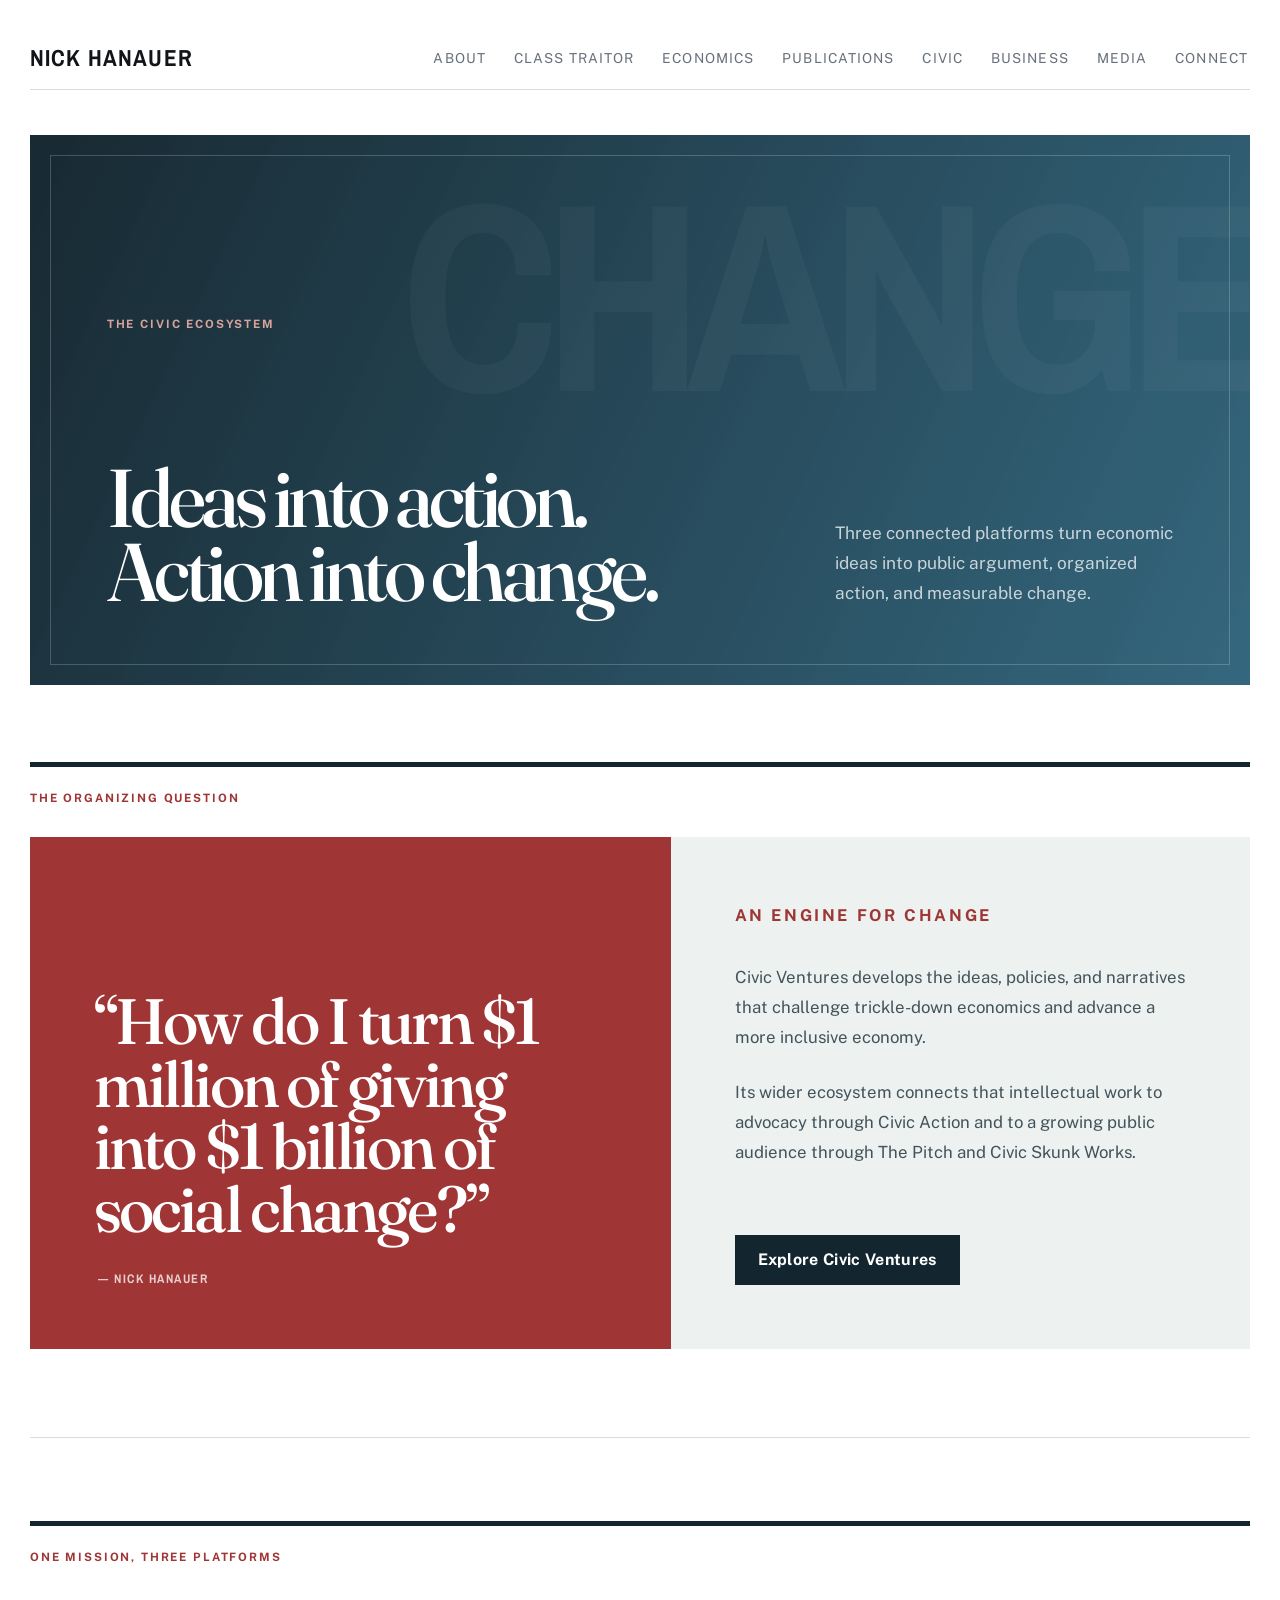
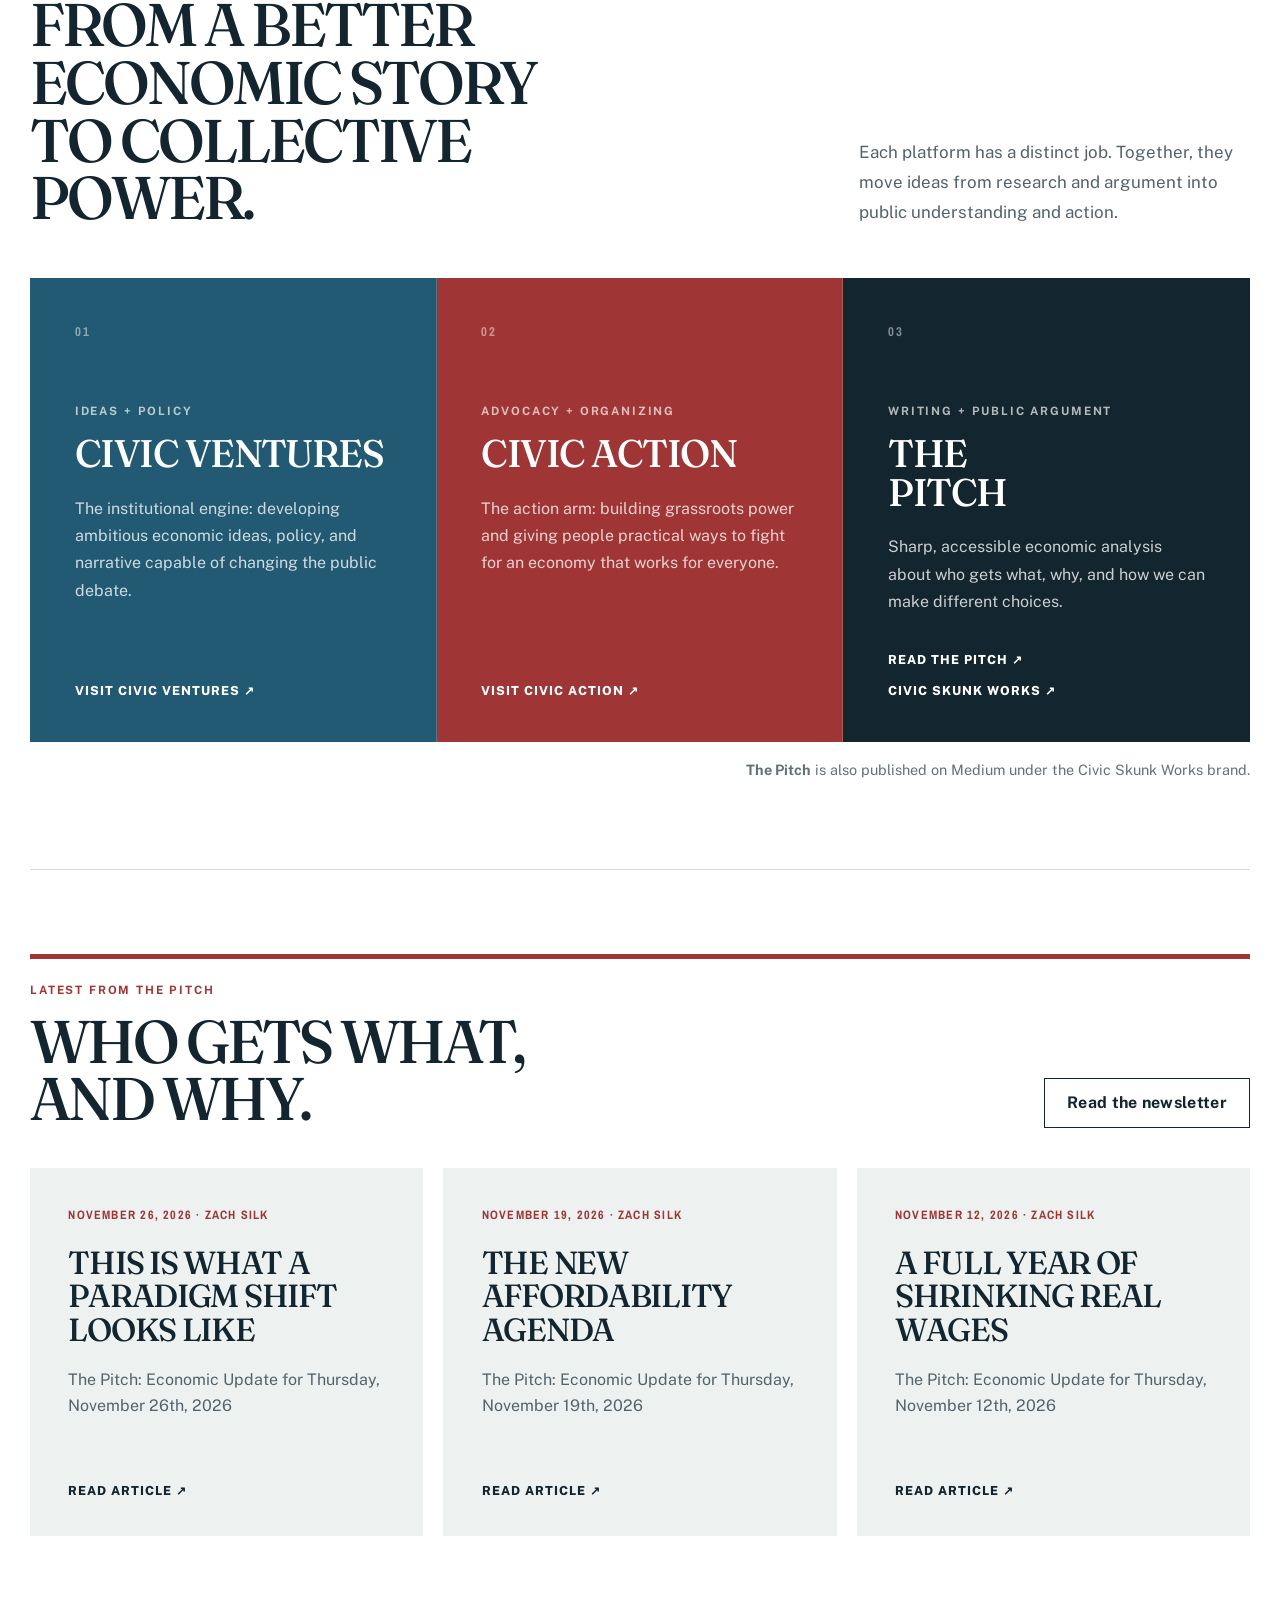
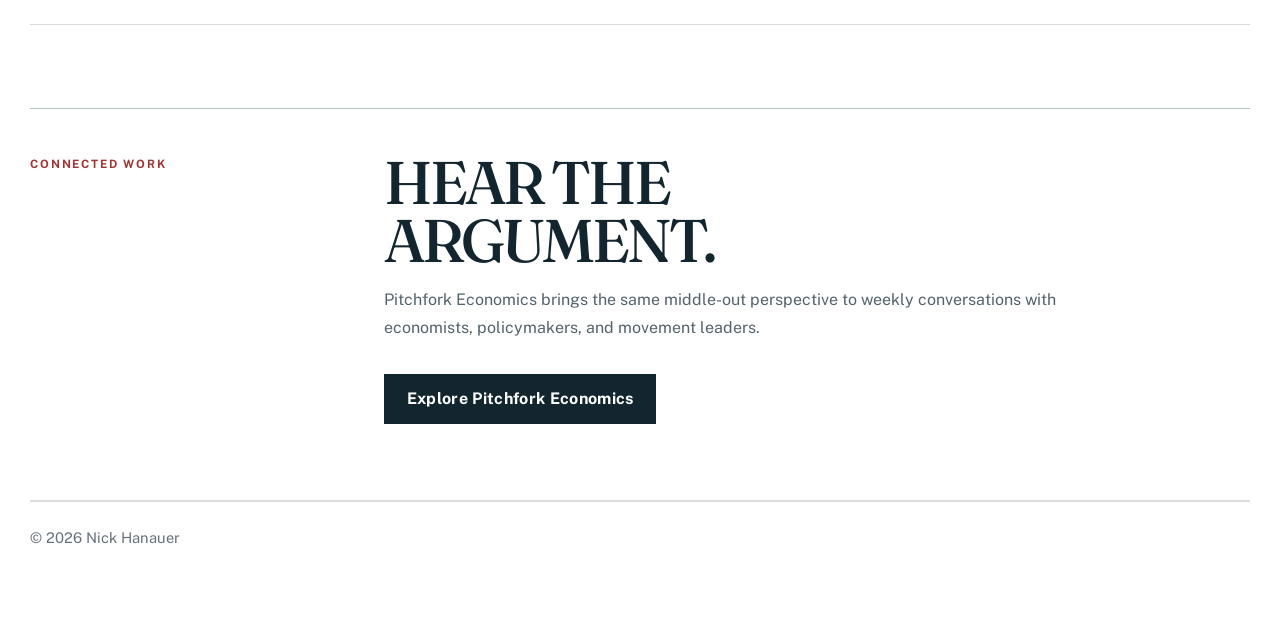
<file: civic.html>
<!doctype html>
<html lang="en">
  <head>
    <meta charset="UTF-8">
    <meta name="viewport" content="width=device-width, initial-scale=1.0">
    <link rel="icon" href="./assets/favicon.svg" type="image/svg+xml">
    <link rel="icon" href="./assets/favicon-32.png" sizes="32x32" type="image/png">
    <link rel="apple-touch-icon" href="./assets/apple-touch-icon.png">
    <title>Civic Work | Nick Hanauer</title>
    <meta name="description" content="Discover Nick Hanauer's civic work and the ideas, policies, and action advanced through Civic Ventures.">
    <meta property="og:title" content="Civic Work | Nick Hanauer">
    <meta property="og:description" content="Discover Nick Hanauer's civic work and the ideas, policies, and action advanced through Civic Ventures.">
    <meta property="og:type" content="website">
    <link rel="preconnect" href="https://fonts.googleapis.com">
    <link rel="preconnect" href="https://fonts.gstatic.com" crossorigin>
    <link href="https://fonts.googleapis.com/css2?family=Archivo+Narrow:wght@600;700&family=Public+Sans:ital,wght@0,400;0,500;0,600;0,700;0,800;1,300;1,400&family=Fraunces:opsz,wght@9..144,500;9..144,600&display=swap" rel="stylesheet">
    <link rel="stylesheet" href="./styles.css?v=48">
    <script src="./script.js?v=7" defer></script>
  </head>
  <body class="detail-page civic-page">
    <div class="page-shell">
      <header class="site-header">
        <a class="brand" href="./index.html">Nick Hanauer</a>
        <nav class="site-nav" aria-label="Primary">
          <a href="./about.html">About</a>
          <a href="./class-traitor.html">Class Traitor</a>
          <a href="./economics.html">Economics</a>
          <a href="./publications.html">Publications</a>
          <a href="./civic.html" aria-current="page">Civic</a>
          <a href="./business.html">Business</a>
          <a href="./media.html">Media</a>
          <a href="./connect.html">Connect</a>
        </nav>
      </header>
      <main>
        <section class="section detail-section civic">
          <div class="civic-layout">
            <div class="section-heading-stack civic-rail">
              <p class="section-kicker">The civic ecosystem</p>
              <h1>Ideas into action. Action into change.</h1>
              <p class="civic-hero-note">Three connected platforms turn economic ideas into public argument, organized action, and measurable change.</p>
            </div>
            <div class="civic-content">
              <p class="section-kicker civic-content-kicker">The organizing question</p>
              <blockquote class="civic-quote">
                “How do I turn $1 million of giving into $1 billion of social
                change?” <span class="civic-inline-attribution">— Nick Hanauer</span>
              </blockquote>
              <div class="civic-body"><p class="section-kicker">An engine for change</p>
                <p>Civic Ventures develops the ideas, policies, and narratives that challenge trickle-down economics and advance a more inclusive economy.</p>
                <p>Its wider ecosystem connects that intellectual work to advocacy through Civic Action and to a growing public audience through The Pitch and Civic Skunk Works.</p>
                <div class="hero-actions">
                  <a class="button button-solid" href="https://civic-ventures.com/">
                    Explore Civic Ventures
                  </a>
                </div>
              </div>
            </div>
          </div>
        </section>

        <section class="section civic-network" aria-labelledby="civic-network-title">
          <div class="civic-network-heading">
            <p class="section-kicker">One mission, three platforms</p>
            <h2 id="civic-network-title">From a better economic story to collective power.</h2>
            <p>Each platform has a distinct job. Together, they move ideas from research and argument into public understanding and action.</p>
          </div>
          <div class="civic-network-grid">
            <article class="civic-network-card civic-network-card-ventures">
              <span class="civic-network-number">01</span>
              <p class="section-kicker">Ideas + policy</p>
              <h3>Civic Ventures</h3>
              <p>The institutional engine: developing ambitious economic ideas, policy, and narrative capable of changing the public debate.</p>
              <a href="https://civic-ventures.com/">Visit Civic Ventures <span aria-hidden="true">↗</span></a>
            </article>
            <article class="civic-network-card civic-network-card-action">
              <span class="civic-network-number">02</span>
              <p class="section-kicker">Advocacy + organizing</p>
              <h3>Civic Action</h3>
              <p>The action arm: building grassroots power and giving people practical ways to fight for an economy that works for everyone.</p>
              <a href="https://www.civicaction.com/">Visit Civic Action <span aria-hidden="true">↗</span></a>
            </article>
            <article class="civic-network-card civic-network-card-pitch">
              <span class="civic-network-number">03</span>
              <p class="section-kicker">Writing + public argument</p>
              <h3>The<br>Pitch</h3>
              <p>Sharp, accessible economic analysis about who gets what, why, and how we can make different choices.</p>
              <div class="civic-network-links">
                <a href="https://civicventures.substack.com/">Read The Pitch <span aria-hidden="true">↗</span></a>
                <a href="https://medium.com/civic-skunk-works">Civic Skunk Works <span aria-hidden="true">↗</span></a>
              </div>
            </article>
          </div>
          <p class="civic-skunk-note"><strong>The Pitch</strong> is also published on Medium under the Civic Skunk Works brand.</p>
        </section>

        <section class="section civic-pitch" aria-labelledby="civic-pitch-title">
          <div class="civic-pitch-heading">
            <div>
              <p class="section-kicker">Latest from The Pitch</p>
              <h2 id="civic-pitch-title">Who gets what, and why.</h2>
            </div>
            <a class="button civic-outline-button" href="https://civicventures.substack.com/">Read the newsletter</a>
          </div>
          <div class="civic-feed-grid" data-civic-feed>
            <article class="civic-feed-card">
              <p class="civic-feed-meta">The Pitch</p>
              <h3>The latest economic argument from Civic Ventures</h3>
              <p>Current writing from the team on power, policy, markets, and the choices shaping the economy.</p>
              <a href="https://civicventures.substack.com/">Read the latest <span aria-hidden="true">↗</span></a>
            </article>
          </div>
        </section>

        <section class="section civic-connected">
          <p class="section-kicker">Connected work</p>
          <div>
            <h2>Hear the argument.</h2>
            <p>Pitchfork Economics brings the same middle-out perspective to weekly conversations with economists, policymakers, and movement leaders.</p>
            <a class="button button-solid" href="./economics.html">Explore Pitchfork Economics</a>
          </div>
        </section>
      </main>
      <footer class="site-footer">
        <p>© <span data-current-year>2026</span> Nick Hanauer</p>
      </footer>
    </div>
  </body>
</html>
</file>
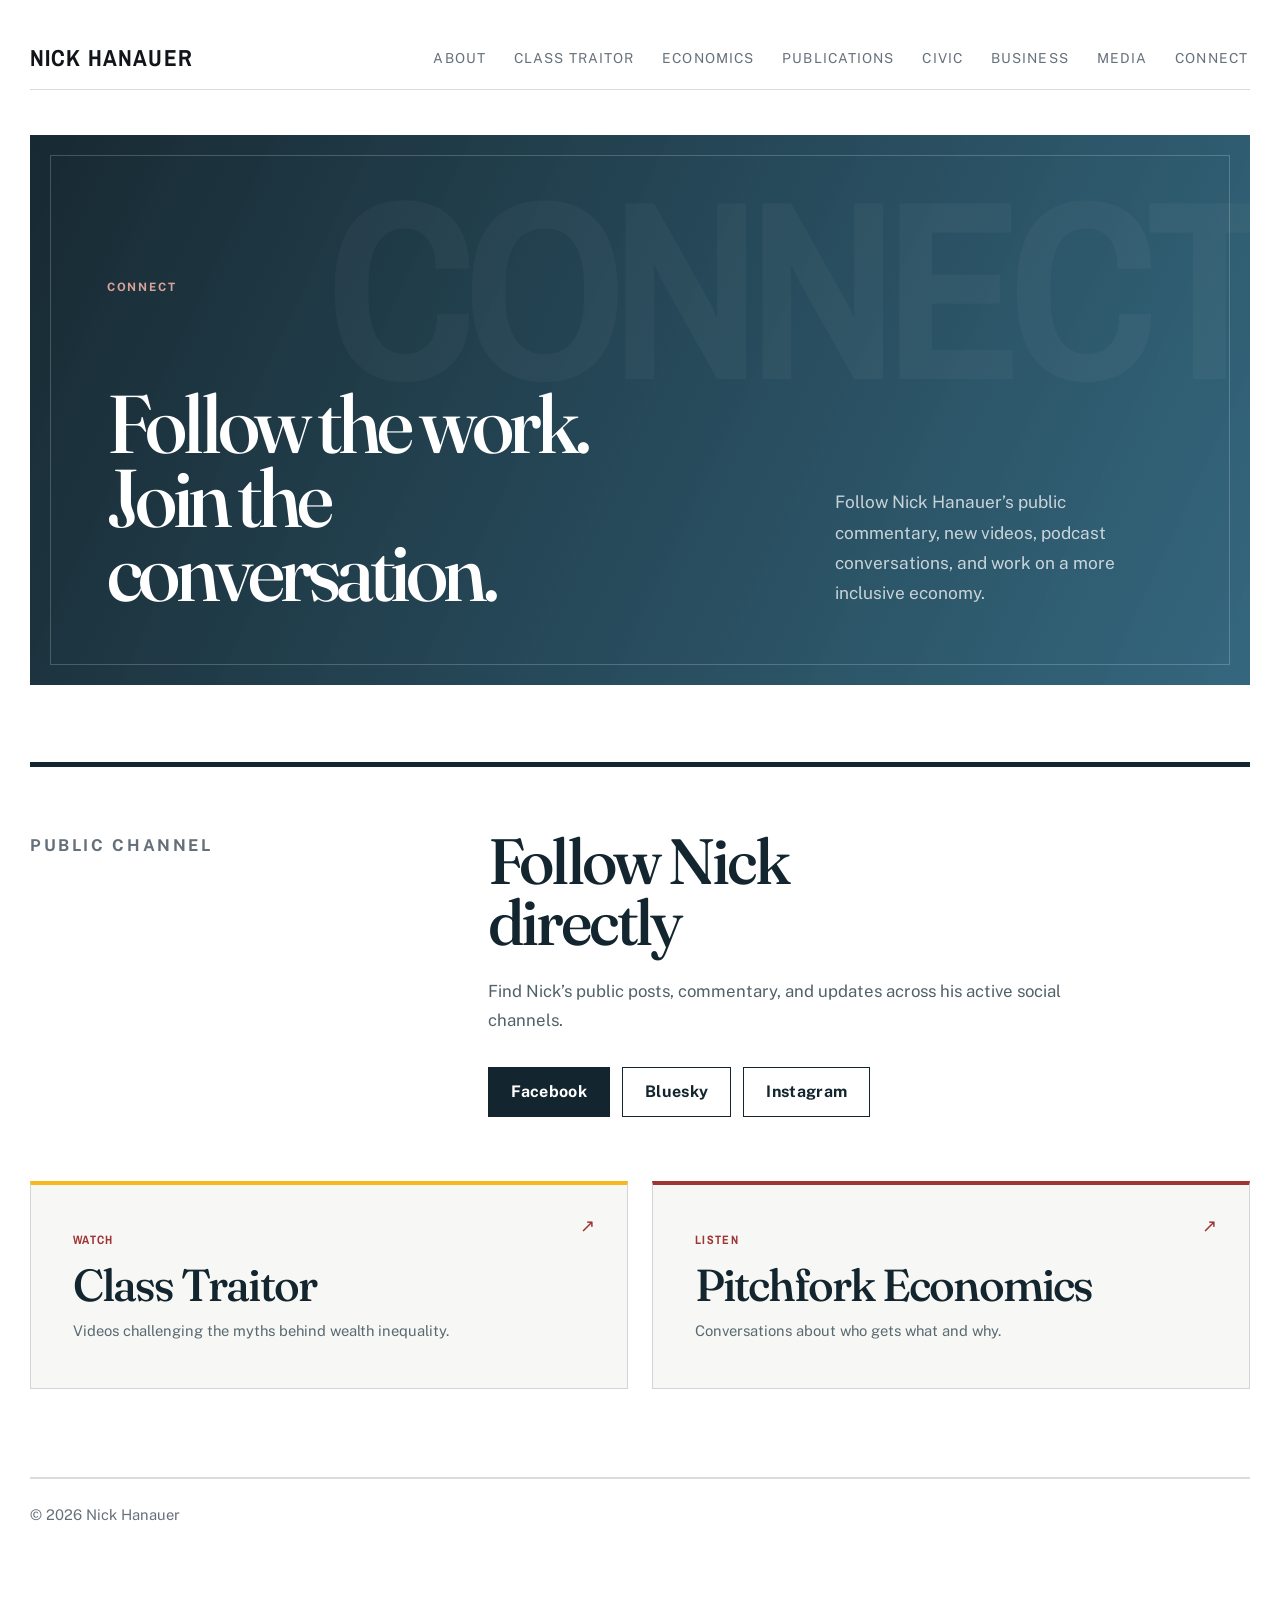
<file: connect.html>
<!doctype html>
<html lang="en">
  <head>
    <meta charset="UTF-8">
    <meta name="viewport" content="width=device-width, initial-scale=1.0">
    <link rel="icon" href="./assets/favicon.svg" type="image/svg+xml">
    <link rel="icon" href="./assets/favicon-32.png" sizes="32x32" type="image/png">
    <link rel="apple-touch-icon" href="./assets/apple-touch-icon.png">
    <title>Connect with Nick Hanauer</title>
    <meta name="description" content="Follow Nick Hanauer's public commentary and updates.">
    <meta property="og:title" content="Connect with Nick Hanauer">
    <meta property="og:description" content="Follow Nick Hanauer's public commentary and updates.">
    <meta property="og:type" content="website">
    <link rel="preconnect" href="https://fonts.googleapis.com">
    <link rel="preconnect" href="https://fonts.gstatic.com" crossorigin>
    <link href="https://fonts.googleapis.com/css2?family=Archivo+Narrow:wght@600;700&family=Public+Sans:ital,wght@0,400;0,500;0,600;0,700;0,800;1,300;1,400&family=Fraunces:opsz,wght@9..144,500;9..144,600&display=swap" rel="stylesheet">
    <link rel="stylesheet" href="./styles.css?v=50">
    <script src="./script.js?v=6" defer></script>
  </head>
  <body class="detail-page connect-page">
    <div class="page-shell">
      <header class="site-header">
        <a class="brand" href="./index.html">Nick Hanauer</a>
        <nav class="site-nav" aria-label="Primary">
          <a href="./about.html">About</a>
          <a href="./class-traitor.html">Class Traitor</a>
          <a href="./economics.html">Economics</a>
          <a href="./publications.html">Publications</a>
          <a href="./civic.html">Civic</a>
          <a href="./business.html">Business</a>
          <a href="./media.html">Media</a>
          <a href="./connect.html" aria-current="page">Connect</a>
        </nav>
      </header>
      <main>
        <section class="section detail-section contact">
          <div class="contact-layout">
            <div class="section-heading-stack contact-rail">
              <p class="section-kicker">Connect</p>
              <h1>Follow the work. Join the conversation.</h1>
            <p class="connect-hero-note">Follow Nick Hanauer’s public commentary, new videos, podcast conversations, and work on a more inclusive economy.</p>
            </div>
            <div class="contact-panel">
              <p class="section-kicker">Public channel</p>
              <h2>Follow Nick directly</h2>
              <p>Find Nick’s public posts, commentary, and updates across his active social channels.</p>
              <div class="hero-actions">
                <a class="button button-solid" href="https://www.facebook.com/NickHanauer">Facebook</a>
                  <a class="button button-outline" href="https://bsky.app/profile/nickhanauer.bsky.social">Bluesky</a>
                  <a class="button button-outline" href="https://www.instagram.com/nick_hanauer/">Instagram</a>
              </div>
              <div class="connect-channel-grid" aria-label="More ways to follow Nick Hanauer">
                <a href="./class-traitor.html"><span>Watch</span><strong>Class Traitor</strong><small>Videos challenging the myths behind wealth inequality.</small></a>
                <a href="./economics.html"><span>Listen</span><strong>Pitchfork Economics</strong><small>Conversations about who gets what and why.</small></a>
              </div>
            </div>
          </div>
        </section>
      </main>
      <footer class="site-footer">
        <p>© <span data-current-year>2026</span> Nick Hanauer</p>
      </footer>
    </div>
  </body>
</html>
</file>
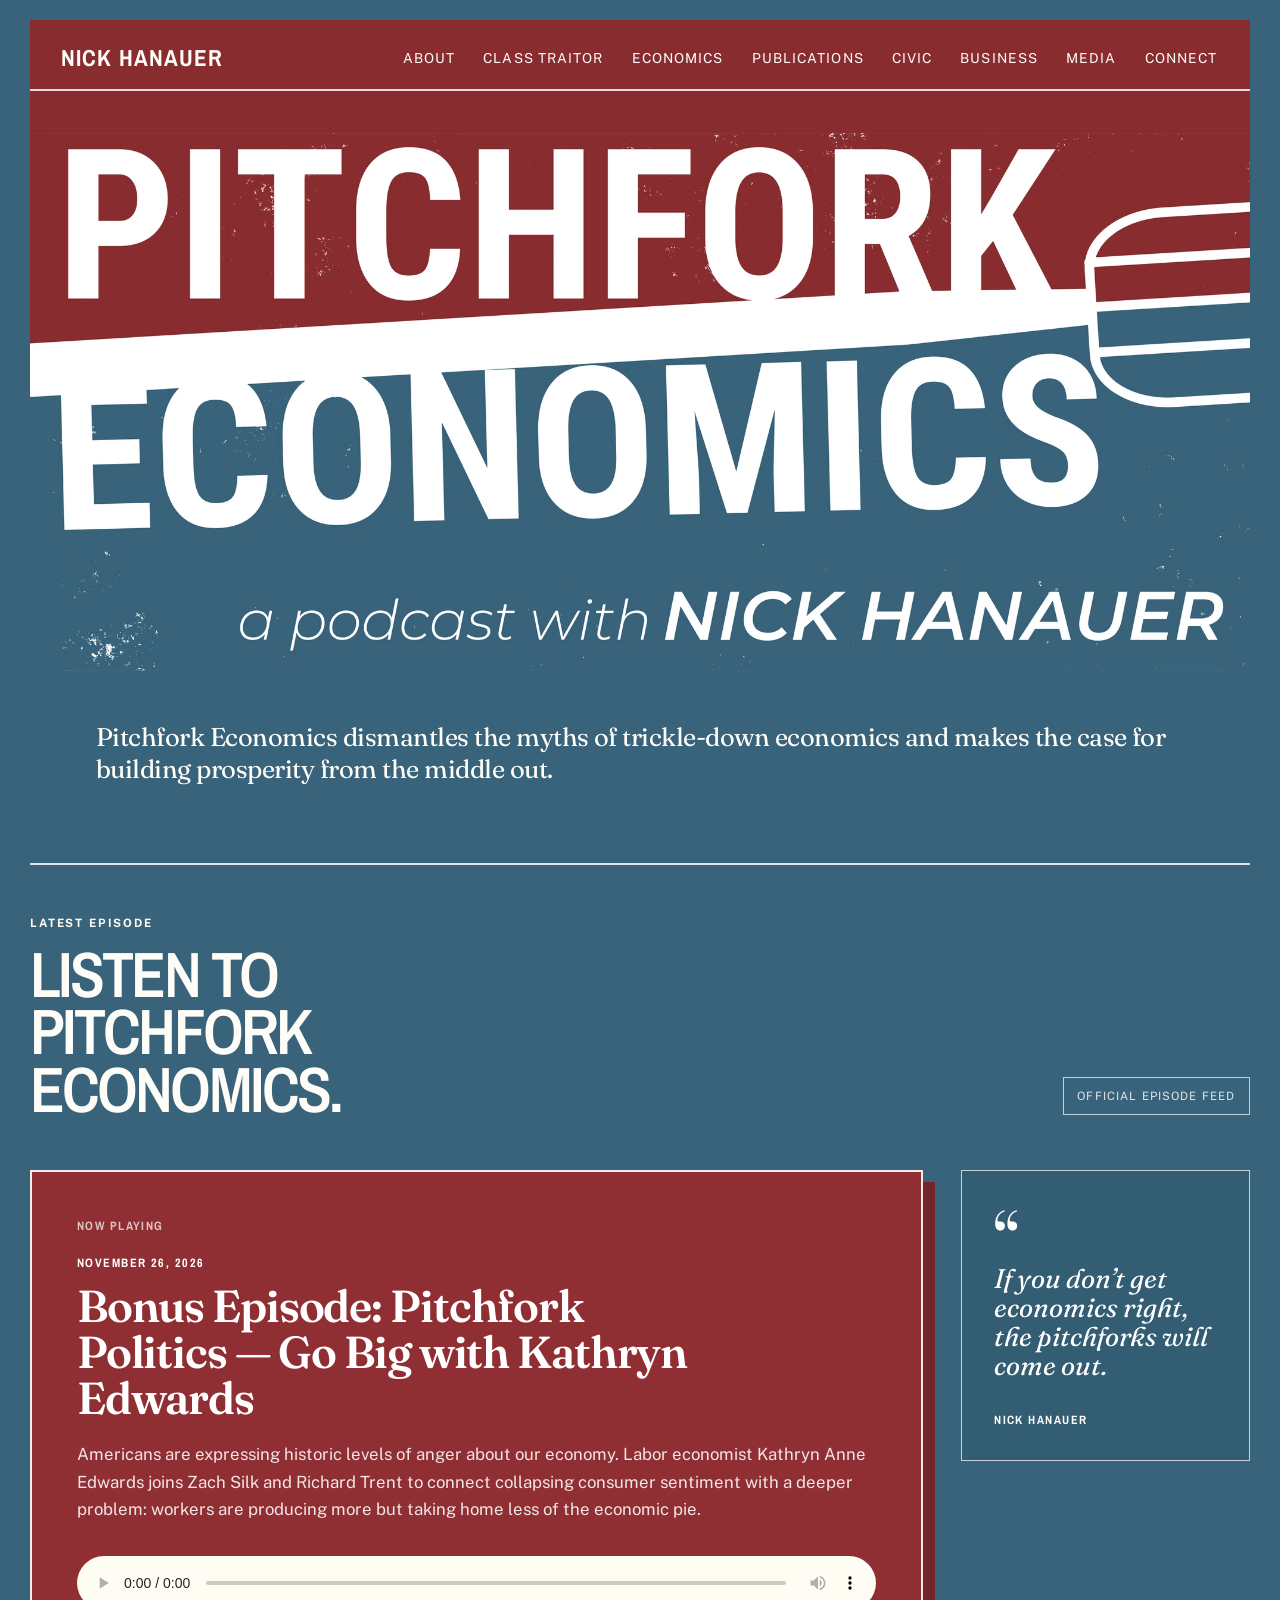
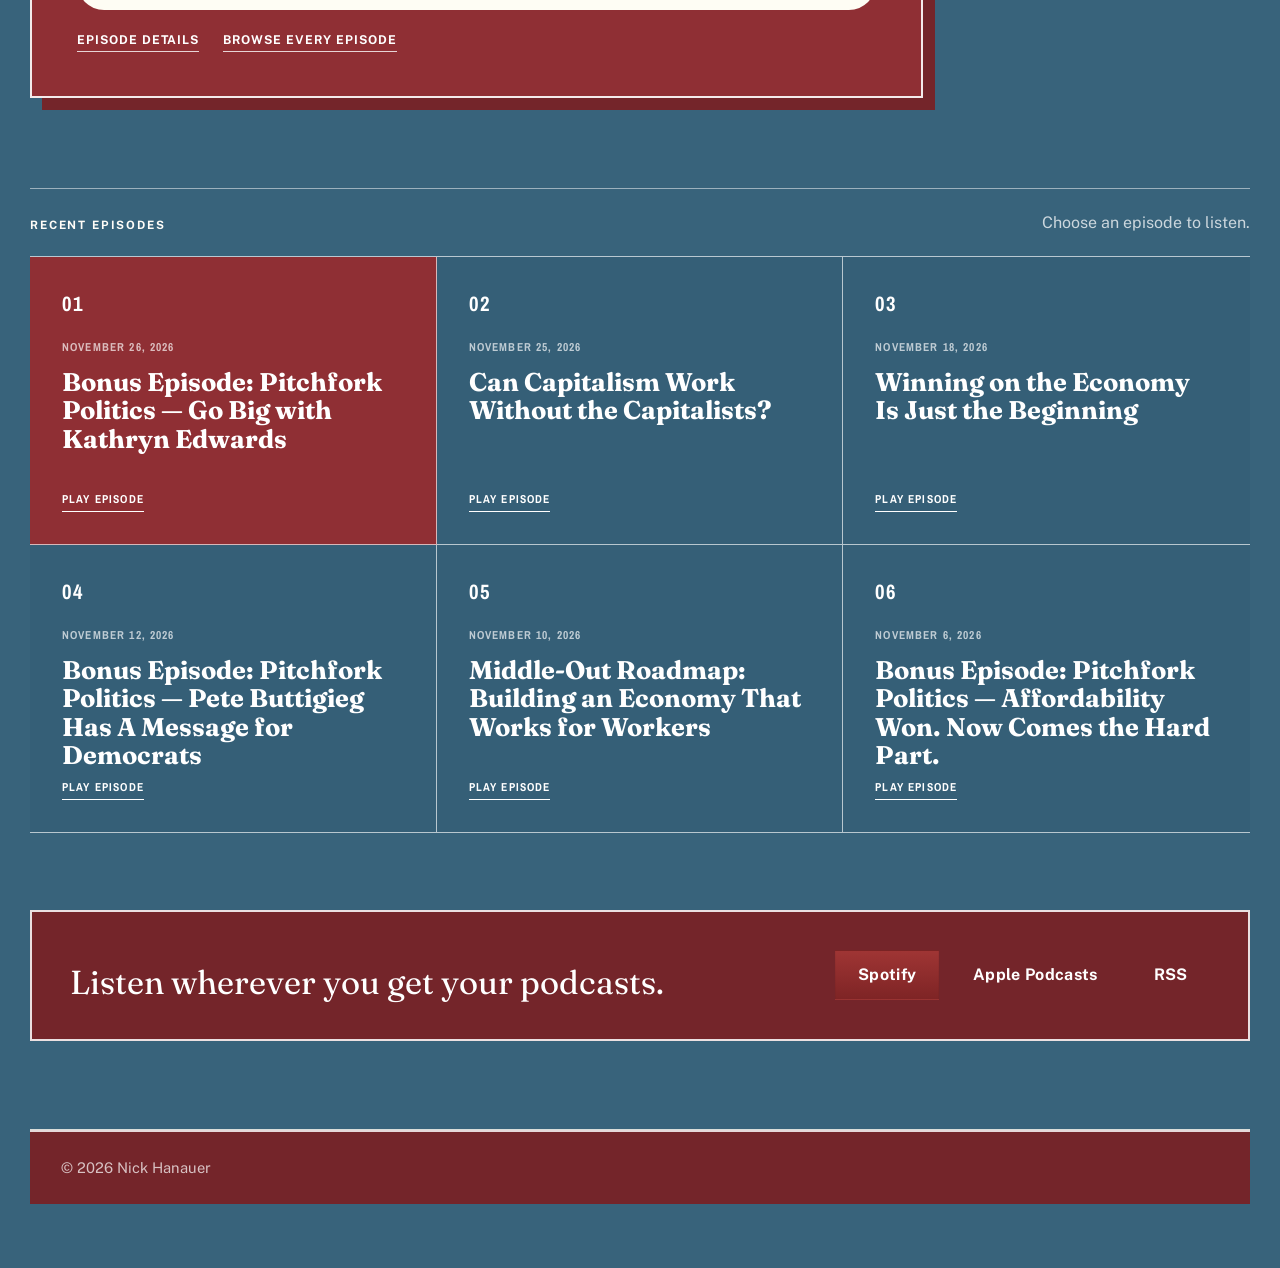
<file: economics.html>
<!doctype html>
<html lang="en">
  <head>
    <meta charset="UTF-8">
    <meta name="viewport" content="width=device-width, initial-scale=1.0">
    <link rel="icon" href="./assets/favicon.svg" type="image/svg+xml">
    <link rel="icon" href="./assets/favicon-32.png" sizes="32x32" type="image/png">
    <link rel="apple-touch-icon" href="./assets/apple-touch-icon.png">
    <title>Economics | Nick Hanauer</title>
    <meta name="description" content="Explore Nick Hanauer's case for middle-out economics and a thriving middle class as the engine of growth.">
    <meta property="og:title" content="Economics | Nick Hanauer">
    <meta property="og:description" content="Explore Nick Hanauer's case for middle-out economics and a thriving middle class as the engine of growth.">
    <meta property="og:type" content="website">
    <link rel="preload" href="./assets/pitchfork-economics-banner.webp" as="image" type="image/webp" fetchpriority="high">
    <link rel="preconnect" href="https://fonts.googleapis.com">
    <link rel="preconnect" href="https://fonts.gstatic.com" crossorigin>
    <link href="https://fonts.googleapis.com/css2?family=Archivo+Narrow:wght@600;700&family=Public+Sans:ital,wght@0,400;0,500;0,600;0,700;0,800;1,300;1,400&family=Fraunces:opsz,wght@9..144,500;9..144,600&display=swap" rel="stylesheet">
    <link rel="stylesheet" href="./styles.css?v=42">
    <script src="./script.js?v=6" defer></script>
  </head>
  <body class="detail-page economics-page">
    <div class="page-shell">
      <header class="site-header">
        <a class="brand" href="./index.html">Nick Hanauer</a>
        <nav class="site-nav" aria-label="Primary">
          <a href="./about.html">About</a>
          <a href="./class-traitor.html">Class Traitor</a>
          <a href="./economics.html" aria-current="page">Economics</a>
          <a href="./publications.html">Publications</a>
          <a href="./civic.html">Civic</a>
          <a href="./business.html">Business</a>
          <a href="./media.html">Media</a>
          <a href="./connect.html">Connect</a>
        </nav>
      </header>
      <main>
        <section class="section detail-section economics">
          <div class="economics-layout">
            <div class="section-heading-stack economics-rail">
              
              <h1 class="brand-logo-heading economics-logo-heading"><img src="./assets/pitchfork-economics-banner.webp" width="2048" height="904" fetchpriority="high" decoding="async" alt="Pitchfork Economics, a podcast with Nick Hanauer"></h1>
            </div>
            <div class="economics-content">
              <div class="economics-topline">
                <p>
                  Pitchfork Economics dismantles the myths of trickle-down
                  economics and makes the case for building prosperity from
                  the middle out.
                </p>
              </div>

              <div class="economics-feature-grid">
                <blockquote class="economics-quote economics-quote-display">
                  <span class="quote-mark">“</span>
                  People are angry. And they have a right to be angry. Because
                  they’ve been taken advantage of for 40 years. Now, what we do
                  with that anger, how we express it, what change we enact to
                  remedy it: that’s the question. Because if you don’t get
                  economics right, the pitchforks will come out.
                  <span class="economics-inline-attribution">— Nick Hanauer</span>
                </blockquote>

                <div class="podcast-feature">
                  <div class="podcast-branding">
                    <img
                      src="./assets/pitchfork-economics-banner.webp"
                      width="2048"
                      height="904"
                      loading="lazy"
                      decoding="async"
                      alt="Pitchfork Economics banner"
                    >
                  </div>
                  <div class="podcast-copy">
                    <p>
                      <em>Pitchfork Economics with Nick Hanauer</em> is a
                      podcast about who gets what and why in the American
                      economy. Everything you learned in Econ 101 is wrong.
                    </p>
                    <div class="hero-actions">
                      <a class="button button-solid" href="http://www.pitchforkeconomics.com/">
                        Visit Pitchfork Economics
                      </a>
                    </div>
                  </div>
                </div>
              </div>
              <section class="podcast-experience" aria-labelledby="latest-episodes-title">
                <div class="podcast-experience-heading">
                  <div>
                    <p class="section-kicker">Latest episode</p>
                    <h2 id="latest-episodes-title">Listen to Pitchfork Economics.</h2>
                  </div>
                  <p class="podcast-feed-status" data-podcast-status>Official episode feed</p>
                </div>

                <div class="podcast-player-shell">
                  <div class="podcast-player-main">
                    <p class="podcast-now-playing">Now playing</p>
                    <p class="podcast-current-date" data-podcast-date>September 1, 2026</p>
                    <h3 data-podcast-title>Profit, Power, and the Crisis of the Common Good</h3>
                    <p class="podcast-current-description" data-podcast-description>Senator Chris Murphy joins Nick and Goldy to examine power, connection, shared purpose, and the limits of an economy organized around extraction.</p>
                    <audio
                      class="podcast-audio"
                      controls
                      preload="metadata"
                      data-podcast-audio
                      src="https://pitchforkeconomics.com/episode-player/4855/profit-power-and-the-crisis-of-the-common-good-with-sen-chris-murphy.mp3"
                    >
                      Your browser does not support the audio player.
                    </audio>
                    <div class="podcast-player-actions">
                      <a data-podcast-link href="https://pitchforkeconomics.com/episode/profit-power-and-the-crisis-of-the-common-good-with-sen-chris-murphy/" target="_blank" rel="noreferrer">Episode details</a>
                      <a href="https://pitchforkeconomics.com/episodes/" target="_blank" rel="noreferrer">Browse every episode</a>
                    </div>
                  </div>
                  <aside class="podcast-manifesto" aria-label="Pitchfork Economics principle">
                    <span aria-hidden="true">“</span>
                    <p>If you don’t get economics right, the pitchforks will come out.</p>
                    <small>Nick Hanauer</small>
                  </aside>
                </div>

                <div class="podcast-library-heading">
                  <p class="section-kicker">Recent episodes</p>
                  <p>Choose an episode to listen.</p>
                </div>
                <div class="podcast-episode-list" data-podcast-list>
                  <button class="podcast-episode-card is-active" type="button"
                    data-id="4855"
                    data-slug="profit-power-and-the-crisis-of-the-common-good-with-sen-chris-murphy"
                    data-date="September 1, 2026"
                    data-title="Profit, Power, and the Crisis of the Common Good (with Sen. Chris Murphy)"
                    data-description="Why do so many Americans feel powerless, lonely, and disconnected, and what does that have to do with our economy?"
                    data-link="https://pitchforkeconomics.com/episode/profit-power-and-the-crisis-of-the-common-good-with-sen-chris-murphy/">
                    <span class="podcast-episode-number">01</span>
                    <span class="podcast-episode-date">September 1, 2026</span>
                    <strong>Profit, Power, and the Crisis of the Common Good</strong>
                    <span class="podcast-episode-cta">Play episode</span>
                  </button>
                  <button class="podcast-episode-card" type="button"
                    data-id="4853"
                    data-slug="chains-of-command-how-franchising-turned-control-without-responsibility-into-a-business-model-with-brian-callaci"
                    data-date="August 25, 2026"
                    data-title="Chains of Command: How Franchising Turned Control Without Responsibility Into a Business Model (with Brian Callaci)"
                    data-description="How franchising became a blueprint for corporate control without responsibility, shifting risk and labor costs downward while profits flow upward."
                    data-link="https://pitchforkeconomics.com/episode/chains-of-command-how-franchising-turned-control-without-responsibility-into-a-business-model-with-brian-callaci/">
                    <span class="podcast-episode-number">02</span>
                    <span class="podcast-episode-date">August 25, 2026</span>
                    <strong>Chains of Command</strong>
                    <span class="podcast-episode-cta">Play episode</span>
                  </button>
                  <button class="podcast-episode-card" type="button"
                    data-id="4846"
                    data-slug="the-joy-of-money-with-carrie-joy-grimes"
                    data-date="August 17, 2026"
                    data-title="The Joy of Money (with Carrie Joy Grimes)"
                    data-description="Carrie Joy Grimes joins Nick and Goldy to explain why money is both math and feelings, and why personal discipline cannot repair an economy built around low wages and high costs."
                    data-link="https://pitchforkeconomics.com/episode/the-joy-of-money-with-carrie-joy-grimes/">
                    <span class="podcast-episode-number">03</span>
                    <span class="podcast-episode-date">August 17, 2026</span>
                    <strong>The Joy of Money</strong>
                    <span class="podcast-episode-cta">Play episode</span>
                  </button>
                </div>

                <div class="podcast-subscribe-band">
                  <p>Listen wherever you get your podcasts.</p>
                  <div>
                    <a class="button button-solid" href="https://open.spotify.com/show/5jQnSv2CL7ulj2KvSjaJEN" target="_blank" rel="noreferrer">Spotify</a>
                    <a class="button podcast-outline-button" href="https://itunes.apple.com/us/podcast/pitchfork-economics-with-nick-hanauer/id1445901378" target="_blank" rel="noreferrer">Apple Podcasts</a>
                    <a class="button podcast-outline-button" href="https://pitchforkeconomics.com/feed/podcast" target="_blank" rel="noreferrer">RSS</a>
                  </div>
                </div>
              </section>

            </div>
          </div>
        </section>
      </main>
      <footer class="site-footer">
        <p>© <span data-current-year>2026</span> Nick Hanauer</p>
      </footer>
    </div>
  </body>
</html>
</file>
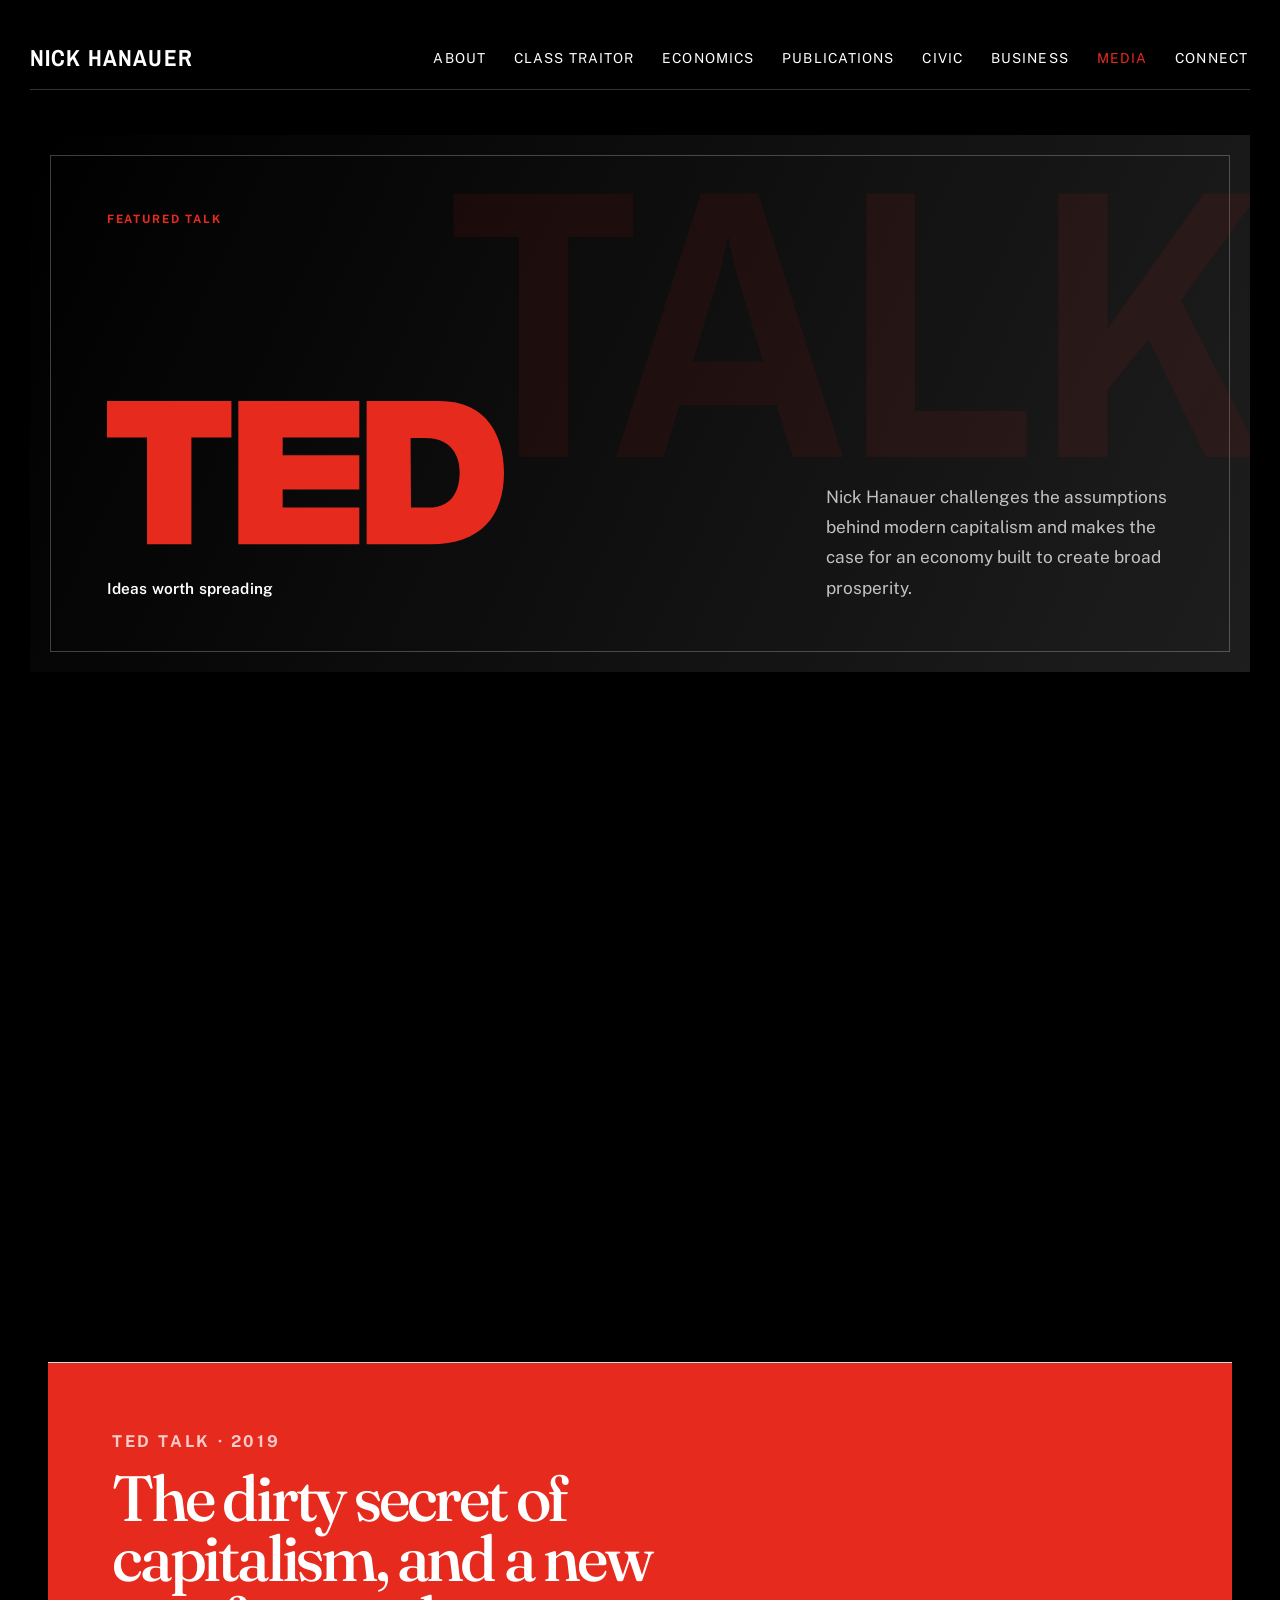
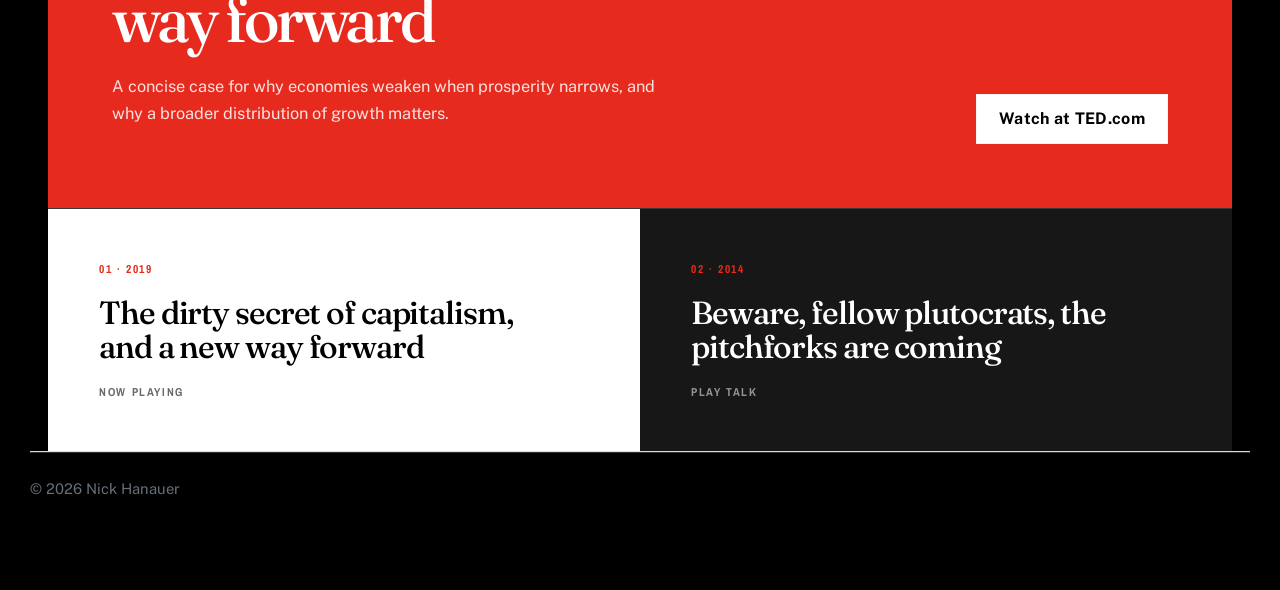
<file: media.html>
<!doctype html>
<html lang="en">
  <head>
    <meta charset="UTF-8">
    <meta name="viewport" content="width=device-width, initial-scale=1.0">
    <link rel="icon" href="./assets/favicon.svg" type="image/svg+xml">
    <link rel="icon" href="./assets/favicon-32.png" sizes="32x32" type="image/png">
    <link rel="apple-touch-icon" href="./assets/apple-touch-icon.png">
    <title>Media and Talks | Nick Hanauer</title>
    <meta name="description" content="Watch featured talks and media appearances from Nick Hanauer on capitalism, inequality, and economic growth.">
    <meta property="og:title" content="Media and Talks | Nick Hanauer">
    <meta property="og:description" content="Watch featured talks and media appearances from Nick Hanauer on capitalism, inequality, and economic growth.">
    <meta property="og:type" content="website">
    <link rel="preconnect" href="https://fonts.googleapis.com">
    <link rel="preconnect" href="https://fonts.gstatic.com" crossorigin>
    <link href="https://fonts.googleapis.com/css2?family=Archivo+Narrow:wght@600;700&family=Public+Sans:ital,wght@0,400;0,500;0,600;0,700;0,800;1,300;1,400&family=Fraunces:opsz,wght@9..144,500;9..144,600&display=swap" rel="stylesheet">
    <link rel="stylesheet" href="./styles.css?v=52">
    <script src="./script.js?v=8" defer></script>
  </head>
  <body class="detail-page media-page">
    <div class="page-shell">
      <header class="site-header">
        <a class="brand" href="./index.html">Nick Hanauer</a>
        <nav class="site-nav" aria-label="Primary">
          <a href="./about.html">About</a>
          <a href="./class-traitor.html">Class Traitor</a>
          <a href="./economics.html">Economics</a>
          <a href="./publications.html">Publications</a>
          <a href="./civic.html">Civic</a>
          <a href="./business.html">Business</a>
          <a href="./media.html" aria-current="page">Media</a>
          <a href="./connect.html">Connect</a>
        </nav>
      </header>
      <main>
        <section class="section detail-section media">
          <div class="media-layout">
            <div class="section-heading-stack media-rail">
              <p class="section-kicker">Featured talk</p>
              <h1 class="ted-brand-heading"><img class="ted-wordmark" src="./assets/media-logo-ted.svg" alt="TED"><span class="ted-tagline">Ideas worth spreading</span></h1>
              <p class="media-hero-copy">Nick Hanauer challenges the assumptions behind modern capitalism and makes the case for an economy built to create broad prosperity.</p>
            </div>
            <div class="media-feature">
              <div class="video-frame">
                <iframe
                  data-ted-player
                  src="https://embed.ted.com/talks/nick_hanauer_the_dirty_secret_of_capitalism_and_a_new_way_forward"
                  title="Nick Hanauer TED Talk"
                  loading="lazy"
                  allow="autoplay; fullscreen; picture-in-picture"
                  allowfullscreen
                ></iframe>
              </div>
              <div class="media-caption">
                <div class="media-copy">
                  <p class="list-label" data-ted-label>TED Talk · 2019</p>
                  <h2 data-ted-title>The dirty secret of capitalism, and a new way forward</h2>
                  <p data-ted-description>
                    A concise case for why economies weaken when prosperity narrows,
                    and why a broader distribution of growth matters.
                  </p>
                </div>
                <div class="hero-actions">
                  <a class="button button-solid" data-ted-link href="https://www.ted.com/talks/nick_hanauer_the_dirty_secret_of_capitalism_and_a_new_way_forward">Watch at TED.com</a>
                </div>
              </div>
              <div class="media-talk-selector" aria-label="Choose a TED Talk">
                <button class="media-talk-option is-active" type="button"
                  data-ted-option
                  data-embed="https://embed.ted.com/talks/nick_hanauer_the_dirty_secret_of_capitalism_and_a_new_way_forward"
                  data-link="https://www.ted.com/talks/nick_hanauer_the_dirty_secret_of_capitalism_and_a_new_way_forward"
                  data-year="2019"
                  data-title="The dirty secret of capitalism, and a new way forward"
                  data-description="A concise case for why economies weaken when prosperity narrows, and why a broader distribution of growth matters.">
                  <span>01 · 2019</span>
                  <strong>The dirty secret of capitalism, and a new way forward</strong>
                  <small>Now playing</small>
                </button>
                <button class="media-talk-option" type="button"
                  data-ted-option
                  data-embed="https://embed.ted.com/talks/nick_hanauer_beware_fellow_plutocrats_the_pitchforks_are_coming"
                  data-link="https://www.ted.com/talks/nick_hanauer_beware_fellow_plutocrats_the_pitchforks_are_coming"
                  data-year="2014"
                  data-title="Beware, fellow plutocrats, the pitchforks are coming"
                  data-description="A warning to fellow plutocrats that extreme inequality threatens both democracy and capitalism, and an argument for rebuilding prosperity through a stronger middle class.">
                  <span>02 · 2014</span>
                  <strong>Beware, fellow plutocrats, the pitchforks are coming</strong>
                  <small>Play talk</small>
                </button>
              </div>
            </div>
          </div>
        </section>
      </main>
      <footer class="site-footer">
        <p>© <span data-current-year>2026</span> Nick Hanauer</p>
      </footer>
    </div>
  </body>
</html>
</file>
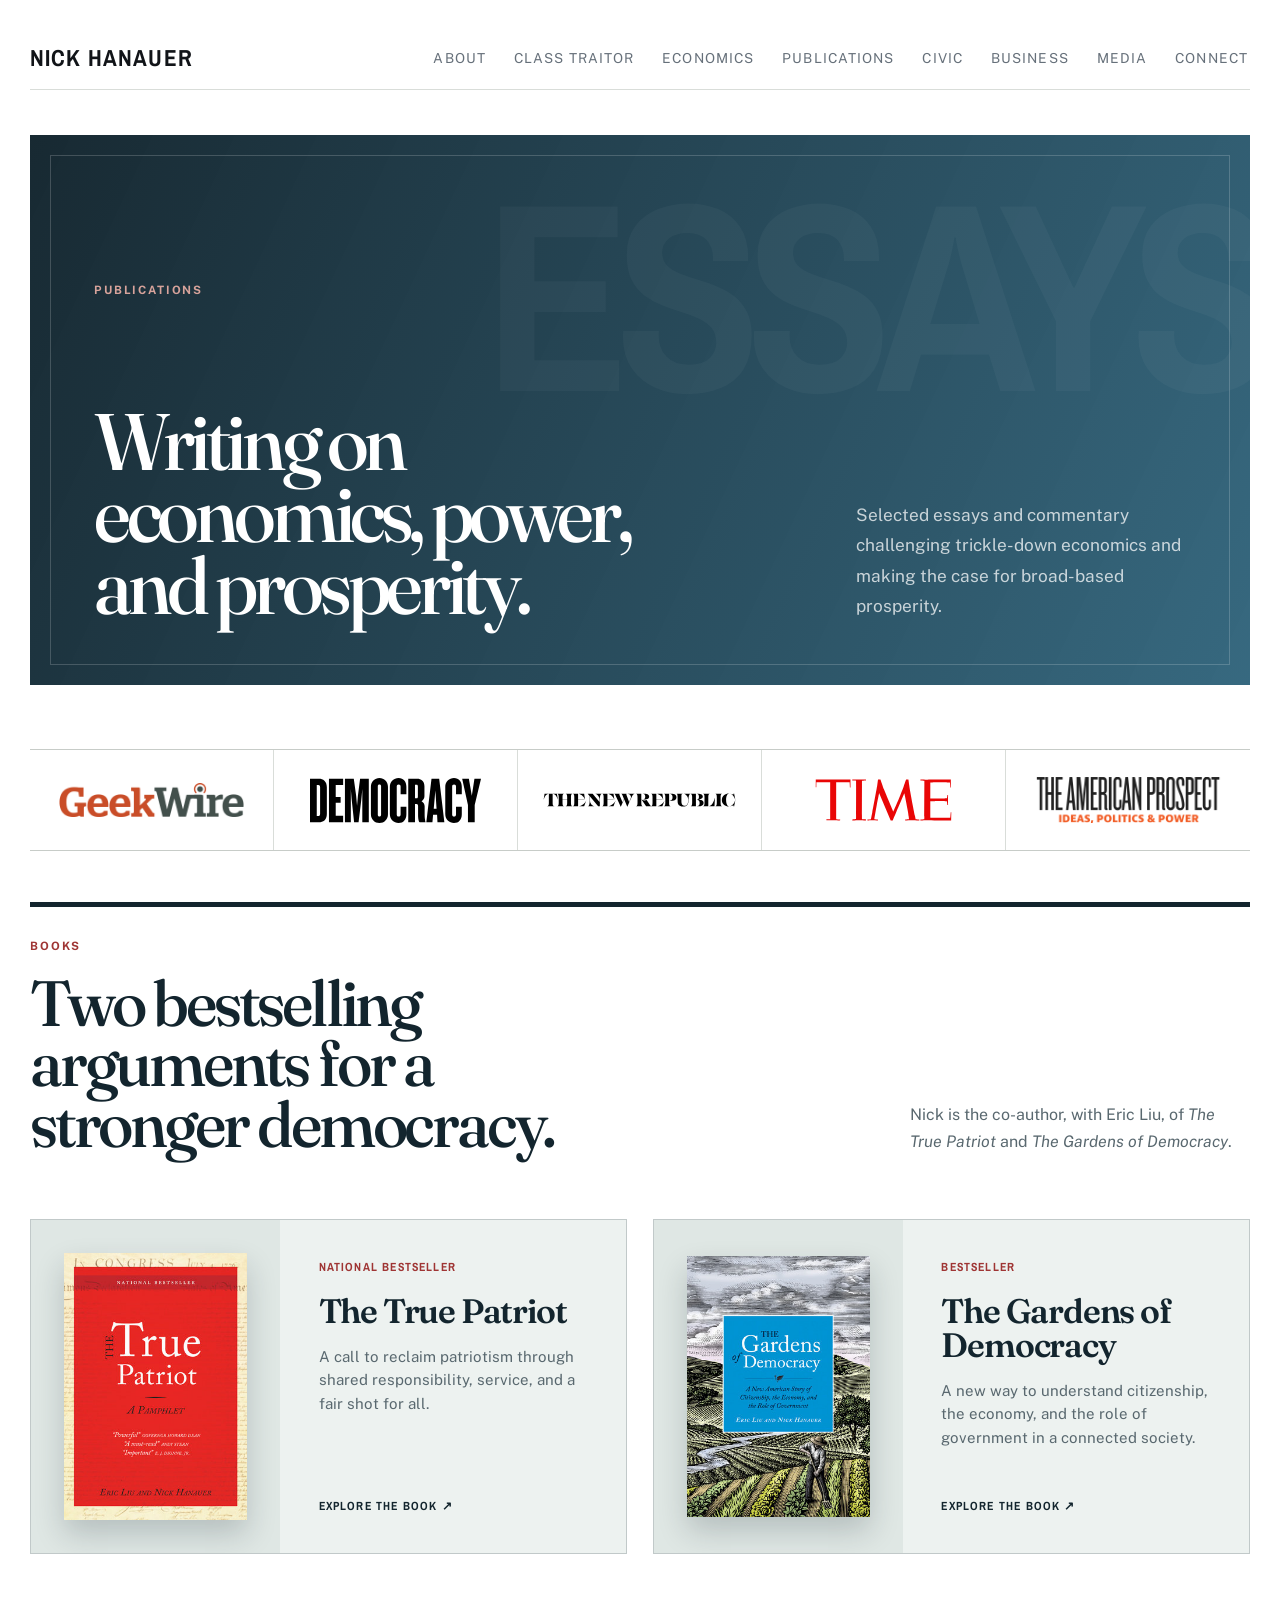
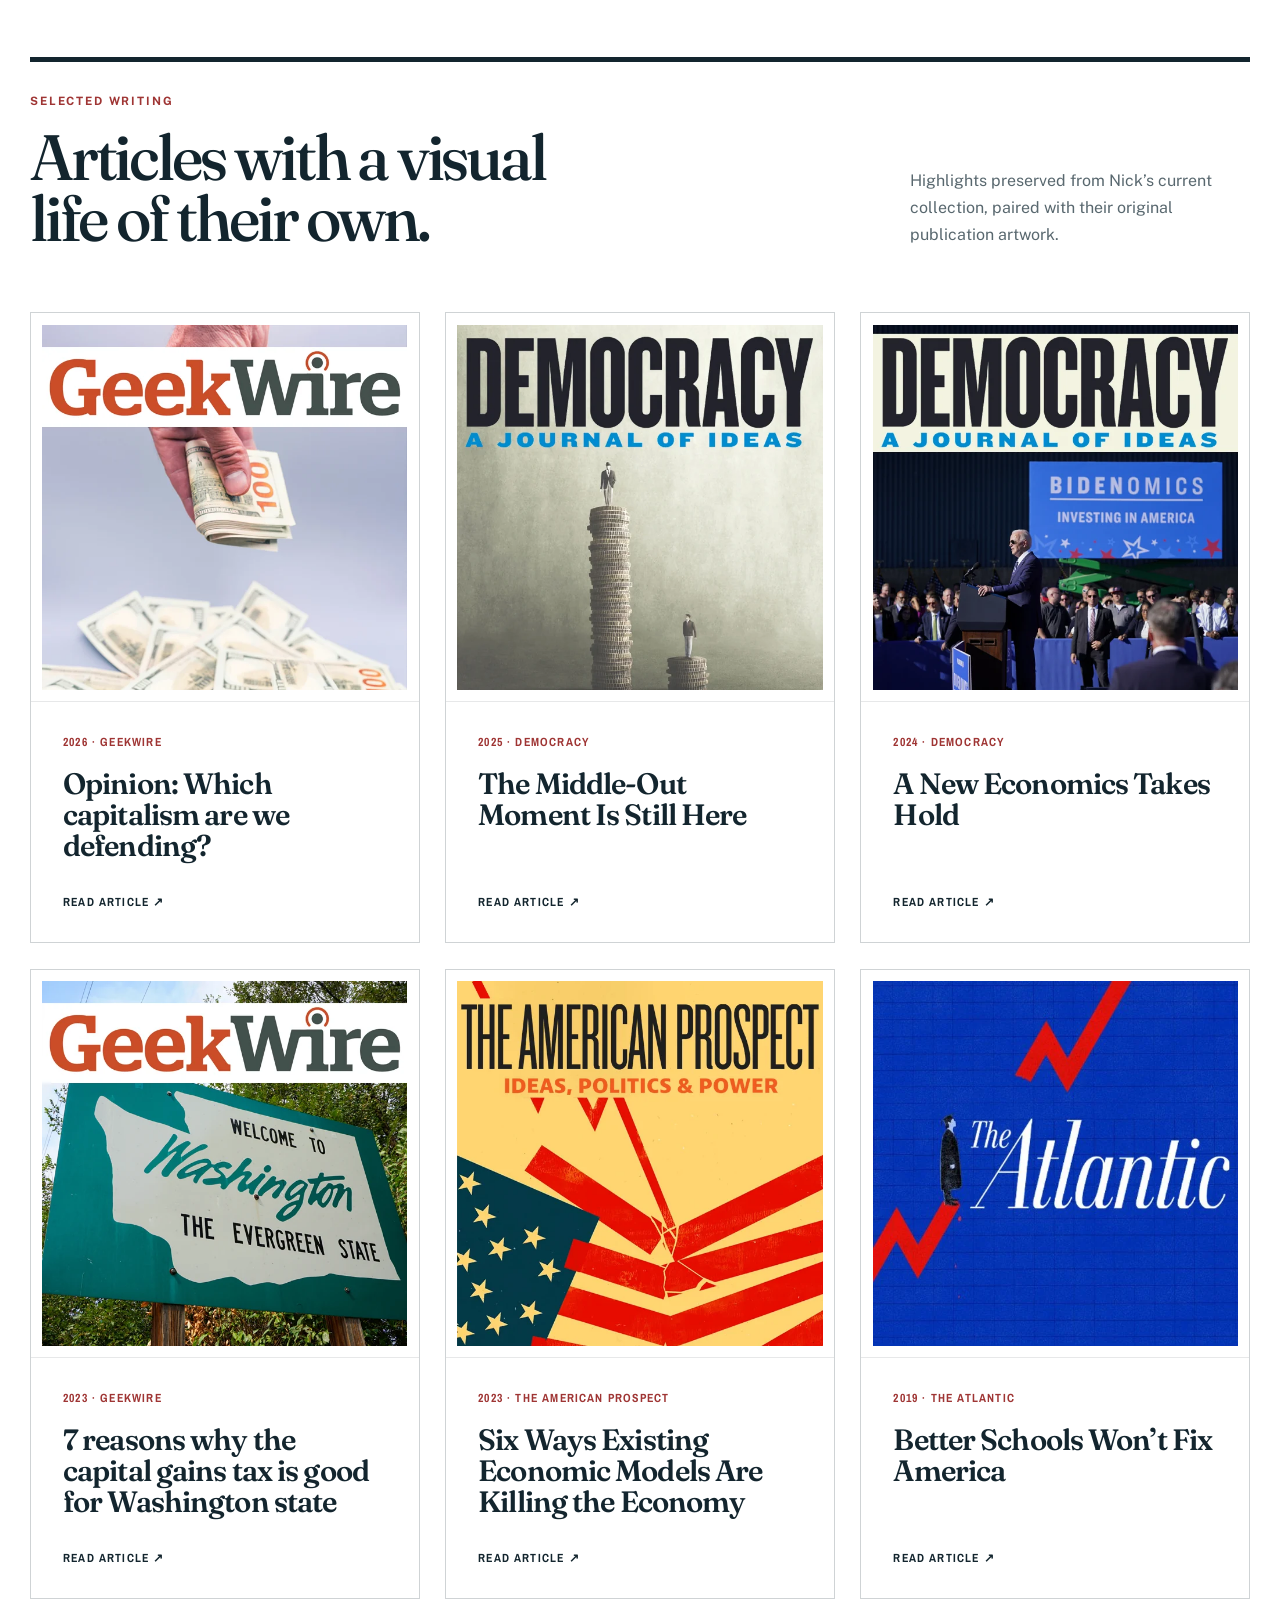
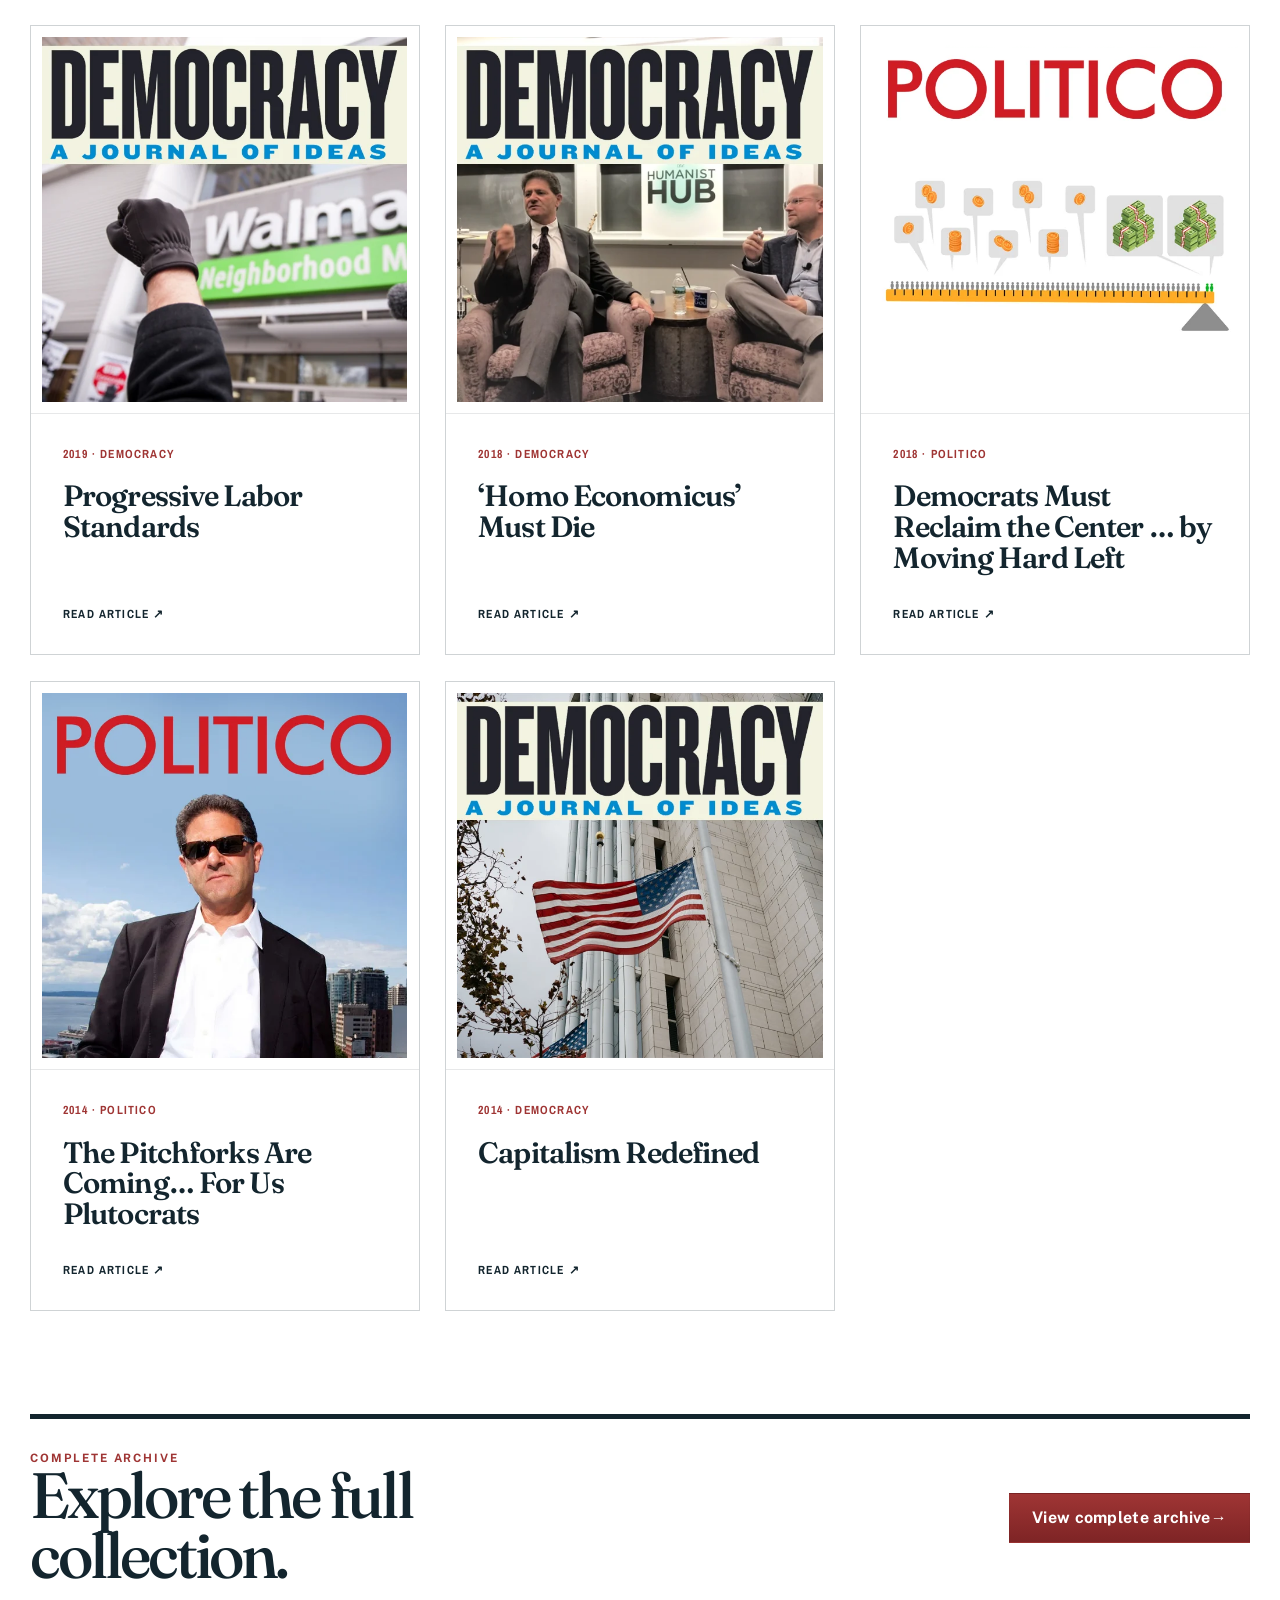
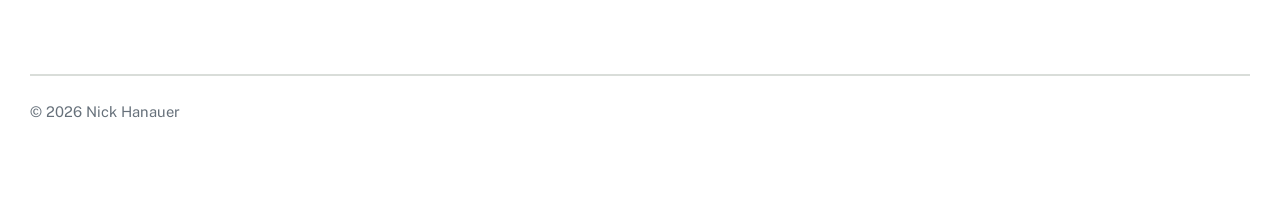
<file: publications.html>
<!doctype html>
<html lang="en">
  <head>
    <meta charset="UTF-8">
    <meta name="viewport" content="width=device-width, initial-scale=1.0">
    <link rel="icon" href="./assets/favicon.svg" type="image/svg+xml">
    <link rel="icon" href="./assets/favicon-32.png" sizes="32x32" type="image/png">
    <link rel="apple-touch-icon" href="./assets/apple-touch-icon.png">
    <title>Publications | Nick Hanauer</title>
    <meta name="description" content="Selected essays, commentary, policy writing, and books by Nick Hanauer.">
    <meta property="og:title" content="Publications | Nick Hanauer">
    <meta property="og:description" content="Selected essays, commentary, policy writing, and books by Nick Hanauer.">
    <meta property="og:type" content="website">
    <link rel="preconnect" href="https://fonts.googleapis.com">
    <link rel="preconnect" href="https://fonts.gstatic.com" crossorigin>
    <link href="https://fonts.googleapis.com/css2?family=Archivo+Narrow:wght@600;700&family=Public+Sans:ital,wght@0,400;0,500;0,600;0,700;0,800;1,300;1,400&family=Fraunces:opsz,wght@9..144,500;9..144,600&display=swap" rel="stylesheet">
    <link rel="stylesheet" href="./styles.css?v=48">
    <script src="./script.js?v=6" defer></script>
  </head>
  <body class="detail-page publications-page">
    <div class="page-shell">
      <header class="site-header">
        <a class="brand" href="./index.html">Nick Hanauer</a>
        <nav class="site-nav" aria-label="Primary">
          <a href="./about.html">About</a>
          <a href="./class-traitor.html">Class Traitor</a>
          <a href="./economics.html">Economics</a>
          <a href="./publications.html" aria-current="page">Publications</a>
          <a href="./civic.html">Civic</a>
          <a href="./business.html">Business</a>
          <a href="./media.html">Media</a>
          <a href="./connect.html">Connect</a>
        </nav>
      </header>
      <main>
        <section class="section detail-section books">
          <div class="publications-layout">
            <div class="section-heading-stack publications-rail">
              <p class="section-kicker">Publications</p>
              <h1>Writing on economics, power, and prosperity.</h1>
            <p class="publications-intro">Selected essays and commentary challenging trickle-down economics and making the case for broad-based prosperity.</p>
            </div>
            <div class="publications-content">
              <div class="publication-outlets" aria-label="Selected publications">
                <span class="publication-wordmark publication-geekwire"><img src="./assets/publication-logo-geekwire.png" alt="GeekWire"></span>
                <span class="publication-wordmark publication-democracy"><img src="./assets/publication-logo-democracy.svg" alt="Democracy"></span>
                <span class="publication-wordmark publication-tnr"><img src="./assets/publication-logo-new-republic.svg" alt="The New Republic"></span>
                <span class="publication-wordmark publication-time"><img src="./assets/publication-logo-time.svg" alt="TIME"></span>
                <span class="publication-wordmark publication-prospect"><img src="./assets/publication-logo-american-prospect.png" alt="The American Prospect"></span>
              </div>
              <section class="publication-books" aria-labelledby="books-title">
                <div class="publication-books-heading">
                  <div>
                    <p class="section-kicker">Books</p>
                    <h2 id="books-title">Two bestselling arguments for a stronger democracy.</h2>
                  </div>
                  <p>Nick is the co-author, with Eric Liu, of <em>The True Patriot</em> and <em>The Gardens of Democracy</em>.</p>
                </div>
                <div class="publication-book-grid">
                  <a class="publication-book-card" href="https://www.penguinrandomhouse.com/books/218839/the-true-patriot-by-eric-liu-and-nick-hanauer/" target="_blank" rel="noreferrer">
                    <span class="publication-book-cover">
                      <img src="./assets/books/the-true-patriot.jpg" width="308" height="450" alt="Cover of The True Patriot by Eric Liu and Nick Hanauer" loading="lazy" decoding="async">
                    </span>
                    <span class="publication-book-copy">
                      <span class="publication-card-meta">National bestseller</span>
                      <strong>The True Patriot</strong>
                      <span>A call to reclaim patriotism through shared responsibility, service, and a fair shot for all.</span>
                      <span class="publication-card-read">Explore the book <span aria-hidden="true">↗</span></span>
                    </span>
                  </a>
                  <a class="publication-book-card" href="https://www.penguinrandomhouse.com/books/219294/the-gardens-of-democracy-by-eric-liu-and-nick-hanauer/" target="_blank" rel="noreferrer">
                    <span class="publication-book-cover">
                      <img src="./assets/books/the-gardens-of-democracy.jpg" width="314" height="450" alt="Cover of The Gardens of Democracy by Eric Liu and Nick Hanauer" loading="lazy" decoding="async">
                    </span>
                    <span class="publication-book-copy">
                      <span class="publication-card-meta">Bestseller</span>
                      <strong>The Gardens of Democracy</strong>
                      <span>A new way to understand citizenship, the economy, and the role of government in a connected society.</span>
                      <span class="publication-card-read">Explore the book <span aria-hidden="true">↗</span></span>
                    </span>
                  </a>
                </div>
              </section>

              <section class="publication-selected" aria-labelledby="selected-writing-title">
                <div class="publication-selected-heading">
                  <div><p class="section-kicker">Selected writing</p><h2 id="selected-writing-title">Articles with a visual life of their own.</h2></div>
                  <p>Highlights preserved from Nick’s current collection, paired with their original publication artwork.</p>
                </div>
                <div class="publication-image-grid">
                <a class="publication-image-card" href="https://www.geekwire.com/2026/opinion-which-capitalism-are-we-defending/" target="_blank" rel="noreferrer">
                  <span class="publication-card-image"><img src="./assets/publications/geekwire-capitalism.webp" width="629" height="629" alt="" loading="lazy" decoding="async"></span>
                  <span class="publication-card-copy"><span class="publication-card-meta">2026 · GeekWire</span><strong>Opinion: Which capitalism are we defending?</strong><span class="publication-card-read">Read article <span aria-hidden="true">↗</span></span></span>
                </a>
                <a class="publication-image-card" href="https://democracyjournal.org/magazine/76/the-middle-out-moment-is-still-here/" target="_blank" rel="noreferrer">
                  <span class="publication-card-image"><img src="./assets/publications/middle-out-moment.webp" width="629" height="629" alt="" loading="lazy" decoding="async"></span>
                  <span class="publication-card-copy"><span class="publication-card-meta">2025 · Democracy</span><strong>The Middle-Out Moment Is Still Here</strong><span class="publication-card-read">Read article <span aria-hidden="true">↗</span></span></span>
                </a>
                <a class="publication-image-card" href="https://democracyjournal.org/magazine/72/a-new-economics-takes-hold/" target="_blank" rel="noreferrer">
                  <span class="publication-card-image"><img src="./assets/publications/new-economics.webp" width="629" height="629" alt="" loading="lazy" decoding="async"></span>
                  <span class="publication-card-copy"><span class="publication-card-meta">2024 · Democracy</span><strong>A New Economics Takes Hold</strong><span class="publication-card-read">Read article <span aria-hidden="true">↗</span></span></span>
                </a>
                <a class="publication-image-card" href="https://www.geekwire.com/2023/nick-hanauer-7-reasons-why-the-capital-gains-tax-is-good-for-washington-state/" target="_blank" rel="noreferrer">
                  <span class="publication-card-image"><img src="./assets/publications/capital-gains.webp" width="629" height="629" alt="" loading="lazy" decoding="async"></span>
                  <span class="publication-card-copy"><span class="publication-card-meta">2023 · GeekWire</span><strong>7 reasons why the capital gains tax is good for Washington state</strong><span class="publication-card-read">Read article <span aria-hidden="true">↗</span></span></span>
                </a>
                <a class="publication-image-card" href="https://prospect.org/2023/04/05/2023-04-05-six-ways-economic-models-killing-economy/" target="_blank" rel="noreferrer">
                  <span class="publication-card-image"><img src="./assets/publications/economic-models.webp" width="629" height="629" alt="" loading="lazy" decoding="async"></span>
                  <span class="publication-card-copy"><span class="publication-card-meta">2023 · The American Prospect</span><strong>Six Ways Existing Economic Models Are Killing the Economy</strong><span class="publication-card-read">Read article <span aria-hidden="true">↗</span></span></span>
                </a>
                <a class="publication-image-card" href="https://www.theatlantic.com/magazine/archive/2019/07/education-isnt-enough/590611/" target="_blank" rel="noreferrer">
                  <span class="publication-card-image"><img src="./assets/publications/better-schools.webp" width="549" height="549" alt="" loading="lazy" decoding="async"></span>
                  <span class="publication-card-copy"><span class="publication-card-meta">2019 · The Atlantic</span><strong>Better Schools Won’t Fix America</strong><span class="publication-card-read">Read article <span aria-hidden="true">↗</span></span></span>
                </a>
                <a class="publication-image-card" href="https://democracyjournal.org/magazine/51/progressive-labor-standards/" target="_blank" rel="noreferrer">
                  <span class="publication-card-image"><img src="./assets/publications/labor-standards.webp" width="629" height="629" alt="" loading="lazy" decoding="async"></span>
                  <span class="publication-card-copy"><span class="publication-card-meta">2019 · Democracy</span><strong>Progressive Labor Standards</strong><span class="publication-card-read">Read article <span aria-hidden="true">↗</span></span></span>
                </a>
                <a class="publication-image-card" href="https://democracyjournal.org/arguments/homo-economicus-must-die/" target="_blank" rel="noreferrer">
                  <span class="publication-card-image"><img src="./assets/publications/homo-economicus.webp" width="629" height="629" alt="" loading="lazy" decoding="async"></span>
                  <span class="publication-card-copy"><span class="publication-card-meta">2018 · Democracy</span><strong>‘Homo Economicus’ Must Die</strong><span class="publication-card-read">Read article <span aria-hidden="true">↗</span></span></span>
                </a>
                <a class="publication-image-card" href="https://www.politico.com/magazine/story/2018/08/14/democrats-must-reclaim-the-center-by-moving-hard-left-219354/" target="_blank" rel="noreferrer">
                  <span class="publication-card-image"><img src="./assets/publications/reclaim-center.webp" width="629" height="629" alt="" loading="lazy" decoding="async"></span>
                  <span class="publication-card-copy"><span class="publication-card-meta">2018 · Politico</span><strong>Democrats Must Reclaim the Center … by Moving Hard Left</strong><span class="publication-card-read">Read article <span aria-hidden="true">↗</span></span></span>
                </a>
                <a class="publication-image-card" href="https://www.politico.com/magazine/story/2014/06/the-pitchforks-are-coming-for-us-plutocrats-108014/" target="_blank" rel="noreferrer">
                  <span class="publication-card-image"><img src="./assets/publications/pitchforks.webp" width="629" height="629" alt="" loading="lazy" decoding="async"></span>
                  <span class="publication-card-copy"><span class="publication-card-meta">2014 · Politico</span><strong>The Pitchforks Are Coming… For Us Plutocrats</strong><span class="publication-card-read">Read article <span aria-hidden="true">↗</span></span></span>
                </a>
                <a class="publication-image-card" href="https://democracyjournal.org/magazine/31/capitalism-redefined/" target="_blank" rel="noreferrer">
                  <span class="publication-card-image"><img src="./assets/publications/capitalism-redefined.webp" width="629" height="629" alt="" loading="lazy" decoding="async"></span>
                  <span class="publication-card-copy"><span class="publication-card-meta">2014 · Democracy</span><strong>Capitalism Redefined</strong><span class="publication-card-read">Read article <span aria-hidden="true">↗</span></span></span>
                </a>
                </div>
              </section>
              <div class="publication-archive-heading">
                <div><p class="section-kicker">Complete archive</p><h2>Explore the full collection.</h2></div>
                <a class="button button-solid" href="./archive.html">View complete archive <span aria-hidden="true">→</span></a>
              </div>

            </div>
          </div>
        </section>
      </main>
      <footer class="site-footer">
        <p>© <span data-current-year>2026</span> Nick Hanauer</p>
      </footer>
    </div>
  </body>
</html>
</file>
<file: styles.css>
:root {
  --bg: #ffffff;
  --surface: #ffffff;
  --surface-soft: #f7f8fa;
  --surface-tint: #fbfbf8;
  --text: #111418;
  --muted: #66707a;
  --line: #d9ddd9;
  --line-strong: #c7ccc8;
  --accent: #4e7892;
  --accent-deep: #2e566e;
  --signal: #9f3534;
  --signal-deep: #7e2425;
  --accent-soft: #eef4f7;
  --shadow: 0 18px 40px rgba(16, 20, 24, 0.045);
  --max-width: 1220px;
  --rail-width: 168px;
  --section-gap: 40px;
  --body-measure: 82ch;
}

* {
  box-sizing: border-box;
}

html {
  scroll-behavior: smooth;
}

body {
  margin: 0;
  font-family: "Public Sans", sans-serif;
  color: var(--text);
  -webkit-font-smoothing: antialiased;
  text-rendering: optimizeLegibility;
  background: #ffffff;
}

.page-shell {
  animation: page-enter 220ms ease-out backwards;
  transition: opacity 170ms ease, transform 170ms ease;
}

body.page-leaving .page-shell {
  opacity: 0;
  transform: translateY(2px);
}

@keyframes page-enter {
  from {
    opacity: 0;
    transform: translateY(2px);
  }

  to {
    opacity: 1;
    transform: translateY(0);
  }
}

@media (prefers-reduced-motion: reduce) {
  .page-shell {
    animation: none;
    transition: none;
  }
}

img,
iframe {
  max-width: 100%;
}

a {
  color: inherit;
  text-decoration: none;
}

.page-shell {
  width: min(calc(100% - 32px), var(--max-width));
  margin: 0 auto;
  padding: 20px 0 64px;
  position: relative;
}

.page-shell::before {
  content: "";
  position: absolute;
  inset: 86px 0 auto 0;
  height: 560px;
  background: none;
  pointer-events: none;
  z-index: 0;
}

.site-header,
.proof-strip,
.site-footer {
  border: 1px solid var(--line);
  background: #ffffff;
  position: relative;
  z-index: 1;
}

.site-header {
  display: flex;
  align-items: center;
  justify-content: space-between;
  gap: 28px;
  padding: 22px 0 16px;
  border-radius: 0;
  border-left: 0;
  border-right: 0;
  border-top: 0;
  box-shadow: none;
  position: sticky;
  top: 0;
  backdrop-filter: blur(10px);
  z-index: 20;
}

.brand {
  font-family: "Archivo Narrow", sans-serif;
  font-size: 1.45rem;
  font-weight: 700;
  letter-spacing: 0.05em;
  text-transform: uppercase;
}

.site-nav {
  display: flex;
  flex-wrap: wrap;
  gap: 28px;
  color: var(--muted);
  font-size: 0.86rem;
  letter-spacing: 0.08em;
  text-transform: uppercase;
  padding-right: 2px;
  row-gap: 10px;
}

.site-nav a:hover,
.site-nav a:focus-visible {
  color: var(--text);
}

.site-nav a {
  position: relative;
}

.site-nav a::after {
  content: "";
  position: absolute;
  left: 0;
  right: 0;
  bottom: -8px;
  height: 1px;
  background: currentColor;
  transform: scaleX(0);
  transform-origin: left;
  transition: transform 180ms ease;
}

.site-nav a:hover::after,
.site-nav a:focus-visible::after {
  transform: scaleX(1);
}

.hero {
  display: grid;
  grid-template-columns: repeat(2, minmax(0, 1fr));
  width: min(100%, 1120px);
  gap: 32px;
  align-items: center;
  margin: 72px auto 0;
  position: relative;
  z-index: 1;
}

.hero-copy,
.contact-panel,
.idea-card {
  border: 0;
  background: transparent;
  box-shadow: none;
}

.hero-copy {
  padding: 0;
  min-height: auto;
  max-width: 44rem;
  align-self: center;
}

.hero-portrait-wrap {
  position: relative;
  align-self: center;
  justify-self: center;
  display: grid;
  place-items: center;
  width: 100%;
  transform: none;
  background: #ffffff;
}

.hero-portrait-wrap::before {
  display: none;
}

.hero-portrait {
  margin: 0;
  padding-top: 0;
  display: grid;
  place-items: center;
  width: 100%;
  align-self: end;
  background: #ffffff;
  border: 0;
  box-shadow: none;
  position: relative;
  z-index: 1;
}

.hero-portrait img {
  display: block;
  width: 100%;
  max-width: 100%;
  max-height: none;
  height: auto;
  margin-inline: auto;
  object-fit: contain;
  object-position: center;
  opacity: 1;
  filter: brightness(1.01) contrast(1.01);
}

@media (min-width: 981px) {
  .hero {
    transform: translateX(18px);
  }

  .hero-copy {
    transform: translateX(38px);
  }

  .hero-portrait-wrap {
    transform: translateX(28px);
  }
}

.eyebrow,
.section-kicker,
.feature-label,
.list-label {
  margin: 0 0 16px;
  text-transform: uppercase;
  letter-spacing: 0.16em;
  font-size: 0.72rem;
  color: var(--signal);
  font-weight: 700;
}

h1,
h2,
h3 {
  margin: 0;
  font-family: "Archivo Narrow", sans-serif;
  font-weight: 600;
  line-height: 0.98;
  text-transform: uppercase;
}

h1 {
  font-size: clamp(2.75rem, 5.5vw, 5.1rem);
  max-width: 10ch;
  letter-spacing: -0.035em;
}

h1 span {
  color: var(--signal);
}

.hero-text,
.intro-grid p,
.idea-card p,
.feature-panel p,
.media-copy p,
.contact-panel p,
.site-footer p {
  line-height: 1.65;
  color: var(--muted);
  font-size: 1.02rem;
}

.hero-text {
  max-width: 44ch;
  margin: 24px 0 0;
  font-size: 1rem;
  line-height: 1.72;
}

.hero-actions {
  display: flex;
  flex-wrap: wrap;
  gap: 14px;
  margin-top: 30px;
  align-items: center;
}

.button {
  display: inline-flex;
  align-items: center;
  justify-content: center;
  min-height: 50px;
  padding: 0 22px;
  border-radius: 0;
  font-weight: 700;
  letter-spacing: 0.02em;
  line-height: 1;
  white-space: nowrap;
  transition: transform 180ms ease, background-color 180ms ease, border-color 180ms ease, box-shadow 180ms ease;
}

.button:hover {
  transform: translateY(-1px);
  box-shadow: 0 10px 22px rgba(16, 20, 24, 0.08);
}

.button-solid {
  background: linear-gradient(180deg, var(--signal), var(--signal-deep));
  color: #fff;
  border: 1px solid rgba(0, 0, 0, 0.04);
}

.button-ghost {
  border: 1px solid var(--line-strong);
  color: var(--accent-deep);
  background: rgba(255, 255, 255, 0.92);
}

.proof-strip {
  display: grid;
  grid-template-columns: repeat(4, 1fr);
  gap: 0;
  margin-top: 64px;
  padding: 22px 0;
  border-radius: 0;
  border-left: 0;
  border-right: 0;
  text-transform: uppercase;
  letter-spacing: 0.16em;
  font-size: 0.72rem;
  color: var(--accent-deep);
}

.proof-strip p {
  margin: 0;
  text-align: center;
  position: relative;
}

.proof-strip p:not(:first-child)::before {
  content: "";
  position: absolute;
  left: 0;
  top: 50%;
  width: 1px;
  height: 14px;
  background: var(--line);
  transform: translateY(-50%);
}

.section {
  margin-top: 0;
  padding: 88px 0;
  border-radius: 0;
  background: transparent;
  border: 0;
  border-bottom: 1px solid var(--line);
  scroll-margin-top: 88px;
}

.section-heading {
  max-width: none;
}

.section-heading-split {
  display: grid;
  grid-template-columns: var(--rail-width) minmax(0, 1fr);
  gap: var(--section-gap);
  align-items: start;
}

.section-heading-stack {
  grid-column: 1;
  max-width: 148px;
  padding-top: 2px;
}

.section-heading-stack .section-kicker {
  margin-bottom: 14px;
}

.section-heading-stack h2 {
  text-wrap: balance;
}

.section-heading h2 {
  font-size: clamp(1.9rem, 3.6vw, 2.75rem);
  line-height: 0.98;
  max-width: 12ch;
}

.media-layout {
  display: grid;
  grid-template-columns: var(--rail-width) minmax(0, 1fr);
  gap: var(--section-gap);
  margin-top: 36px;
}

.media-rail {
  grid-column: 1;
  max-width: 148px;
}

.about-layout {
  display: grid;
  grid-template-columns: var(--rail-width) minmax(0, 1fr);
  gap: var(--section-gap);
  margin-top: 36px;
  align-items: start;
}

.about-rail {
  grid-column: 1;
  grid-row: 1 / span 2;
  max-width: 148px;
}

.about-image {
  grid-column: 2;
  grid-row: 1;
  margin: 0;
  width: 100%;
  max-width: none;
  align-self: start;
}

.about-image img,
.about-image video {
  display: block;
  width: 100%;
  height: auto;
  box-shadow: var(--shadow);
  filter: saturate(0.98) contrast(1.03) brightness(1.01);
}

.about-copy {
  grid-column: 2;
  grid-row: 2;
  width: 100%;
  max-width: none;
}

.about-copy p {
  margin: 0 0 1.35rem;
  line-height: 1.78;
  color: var(--muted);
  font-size: 1.02rem;
  max-width: var(--body-measure);
}

.about-copy p:last-child {
  margin-bottom: 0;
}

.media-mentions {
  margin-top: 3rem;
  padding-top: 2rem;
  border-top: 1px solid var(--line);
}

.media-mentions-title {
  margin: 0 0 1rem;
  font-family: "Archivo Narrow", sans-serif;
  font-size: 1.35rem;
  line-height: 1;
  color: var(--text);
  text-transform: uppercase;
  letter-spacing: -0.02em;
}

.media-mentions-grid {
  display: grid;
  grid-template-columns: repeat(3, minmax(0, 1fr));
  gap: 14px;
}

.media-mention {
  display: flex;
  align-items: center;
  justify-content: center;
  min-height: 104px;
  padding: 1rem;
  background:
    linear-gradient(180deg, rgba(78, 120, 146, 0.07), rgba(159, 53, 52, 0.03)),
    var(--surface-tint);
  border: 1px solid var(--line);
  color: var(--text);
  text-align: center;
  box-shadow: 0 6px 20px rgba(16, 20, 24, 0.025);
  position: relative;
  overflow: hidden;
}

.media-mention::before {
  content: "";
  position: absolute;
  inset: 0;
  background:
    linear-gradient(180deg, rgba(255, 255, 255, 0.5), transparent 38%),
    radial-gradient(circle at 50% 0%, rgba(255, 255, 255, 0.16), transparent 48%);
  pointer-events: none;
}

.media-mention img {
  display: block;
  width: auto;
  max-width: 85%;
  max-height: 42px;
  height: auto;
  filter: saturate(0.95);
}

.media-mention-ted img,
.media-mention-cnbc img {
  max-height: 48px;
}

.media-mention-times img {
  max-height: 34px;
}

.media-mention-bi img {
  max-height: 32px;
}

.media-copy h3 {
  font-size: 1.5rem;
  line-height: 1.1;
  max-width: 16ch;
}

.class-traitor {
  --class-traitor-bg: #152534;
  --class-traitor-tan: #eadcc2;
  --class-traitor-yellow: #f6b91d;
}

.class-traitor-layout {
  display: grid;
  grid-template-columns: var(--rail-width) minmax(0, 1fr);
  gap: var(--section-gap);
  align-items: start;
}

.class-traitor-rail {
  grid-column: 1;
  max-width: 148px;
}

.class-traitor-content {
  grid-column: 2;
  min-width: 0;
}

.class-traitor-topline {
  margin-bottom: 34px;
}

.class-traitor-topline p {
  max-width: 54rem;
  margin: 0;
  font-family: "Fraunces", serif;
  font-size: clamp(1.15rem, 1.45vw, 1.4rem);
  line-height: 1.24;
  letter-spacing: -0.02em;
  color: var(--text);
}

.class-traitor-header {
  display: flex;
  align-items: center;
  min-height: 220px;
  position: relative;
  background: var(--class-traitor-bg);
  color: var(--class-traitor-tan);
  overflow: hidden;
}

.class-traitor-header::after {
  content: "";
  position: absolute;
  inset: 10px;
  z-index: 2;
  border: 1px dashed rgba(246, 185, 29, 0.78);
  pointer-events: none;
}

.class-traitor-visual {
  flex: 1 1 auto;
  min-width: 0;
  overflow: hidden;
  padding-left: 20px;
}

.class-traitor-banner {
  display: block;
  width: 100%;
  height: auto;
}

.class-traitor-action {
  flex: 0 0 auto;
  display: flex;
  align-items: center;
  align-self: stretch;
  padding: 34px 38px 34px 12px;
}

.class-traitor-button {
  margin: 0;
  color: var(--class-traitor-bg);
  background: var(--class-traitor-yellow);
}

.class-traitor-stage {
  margin-top: 28px;
  scroll-margin-top: 110px;
}

.class-traitor-stage-frame {
  position: relative;
  width: 100%;
  aspect-ratio: 16 / 9;
  overflow: hidden;
  background: var(--class-traitor-bg);
}

.class-traitor-stage-frame iframe {
  position: absolute;
  inset: 0;
  width: 100%;
  height: 100%;
  border: 0;
}

.class-traitor-videos {
  display: grid;
  grid-template-columns: repeat(3, minmax(0, 1fr));
  gap: 24px;
  margin-top: 28px;
}

.class-traitor-video {
  min-width: 0;
}

.class-traitor-frame {
  position: relative;
  overflow: hidden;
  width: 100%;
  min-width: 0;
  aspect-ratio: 16 / 9;
  background: var(--class-traitor-bg);
}

.class-traitor-frame iframe {
  display: block;
  position: absolute;
  inset: 0;
  width: 100% !important;
  max-width: 100%;
  height: 100%;
  border: 0;
}

.video-poster {
  position: absolute;
  inset: 0;
  width: 100%;
  height: 100%;
  padding: 0;
  border: 0;
  background: var(--class-traitor-bg);
  cursor: pointer;
  overflow: hidden;
}

.video-poster img {
  display: block;
  width: 100%;
  height: 100%;
  object-fit: cover;
  transform: scale(1.065);
  transition: transform 220ms ease, filter 220ms ease;
}

.video-poster:hover img,
.video-poster:focus-visible img {
  transform: scale(1.085);
  filter: brightness(0.78);
}

.video-poster.is-active {
  outline: 3px solid var(--class-traitor-yellow);
  outline-offset: 4px;
}

.video-play {
  position: absolute;
  left: 50%;
  top: 50%;
  width: 64px;
  height: 64px;
  border-radius: 50%;
  background: var(--class-traitor-yellow);
  box-shadow: 0 10px 28px rgba(0, 0, 0, 0.28);
  transform: translate(-50%, -50%);
}

.video-play::after {
  content: "";
  position: absolute;
  left: 26px;
  top: 20px;
  border-top: 12px solid transparent;
  border-bottom: 12px solid transparent;
  border-left: 18px solid var(--class-traitor-bg);
}

.economics-layout {
  display: grid;
  grid-template-columns: var(--rail-width) minmax(0, 1fr);
  gap: var(--section-gap);
  align-items: start;
}

.economics-rail {
  grid-column: 1;
  max-width: 148px;
}

.economics-content {
  grid-column: 2;
}

.economics-topline {
  width: 100%;
  max-width: none;
  margin-bottom: 40px;
}

.economics-topline p {
  margin: 0;
  font-family: "Fraunces", serif;
  font-size: clamp(1.15rem, 1.45vw, 1.4rem);
  line-height: 1.24;
  letter-spacing: -0.02em;
  color: var(--text);
  max-width: 54rem;
}

.economics-feature-grid {
  display: grid;
  grid-template-columns: minmax(0, 1.05fr) minmax(320px, 0.95fr);
  gap: 32px;
  align-items: start;
}

.economics-quote {
  margin: 0;
  color: var(--text);
}

.economics-quote-display {
  position: relative;
  min-height: 100%;
  padding: 26px 0 0 0;
  font-family: "Fraunces", serif;
  font-size: clamp(1.62rem, 2.35vw, 2.4rem);
  font-style: italic;
  line-height: 1.1;
  letter-spacing: -0.03em;
  border-top: 3px solid var(--signal);
  max-width: 17ch;
}

.quote-mark {
  position: absolute;
  top: 8px;
  left: -0.04em;
  font-family: "Fraunces", serif;
  font-size: 1.7em;
  line-height: 0.8;
  color: var(--signal);
}

.economics-inline-attribution {
  display: inline-block;
  margin-left: 0.35em;
  white-space: nowrap;
  font-family: "Archivo Narrow", sans-serif;
  font-size: 0.48em;
  font-style: normal;
  font-weight: 700;
  letter-spacing: 0.06em;
  text-transform: uppercase;
  color: var(--signal);
  vertical-align: baseline;
}

.economics-topline-attribution {
  display: inline-block;
  margin-left: 0.35em;
  white-space: nowrap;
  font-family: "Archivo Narrow", sans-serif;
  font-size: 0.72em;
  font-style: normal;
  font-weight: 700;
  letter-spacing: 0.06em;
  text-transform: uppercase;
  color: var(--signal);
}

.podcast-feature {
  background:
    linear-gradient(180deg, rgba(255, 255, 255, 0.02), rgba(0, 0, 0, 0.05)),
    #497791;
  color: #fff;
  box-shadow: var(--shadow);
  position: relative;
  overflow: hidden;
}

.podcast-feature::before {
  content: "";
  position: absolute;
  inset: 0;
  background:
    radial-gradient(circle at 18% 0%, rgba(255, 255, 255, 0.22), transparent 32%),
    radial-gradient(circle at 78% 100%, rgba(0, 0, 0, 0.08), transparent 28%),
    linear-gradient(180deg, rgba(255, 255, 255, 0.07), transparent 28%);
  pointer-events: none;
}

.podcast-branding img {
  display: block;
  width: 100%;
  height: auto;
}

.podcast-copy {
  padding: 30px 30px 32px;
}

.podcast-copy p {
  margin: 0;
  max-width: 31ch;
  font-family: "Fraunces", serif;
  font-size: clamp(1.36rem, 2vw, 1.95rem);
  line-height: 1.12;
  color: #fff;
}

.podcast-copy .hero-actions {
  margin-top: 28px;
  margin-bottom: 0;
}

.podcast-copy .button-solid {
  background: #fff;
  color: var(--accent-deep);
}

.list-block {
  margin-top: 36px;
}

.publications-layout {
  display: grid;
  grid-template-columns: var(--rail-width) minmax(0, 1fr);
  gap: var(--section-gap);
  align-items: start;
}

.publications-rail {
  grid-column: 1;
  max-width: 148px;
}

.publications-content {
  grid-column: 2;
}

.publications-actions {
  margin-top: 36px;
}

.publications-content .list-block {
  margin-top: 0;
  max-height: 19.5rem;
  overflow-y: auto;
  padding-right: 14px;
  padding-bottom: 2px;
  mask-image: linear-gradient(to bottom, #000 0%, #000 88%, transparent 100%);
  -webkit-mask-image: linear-gradient(to bottom, #000 0%, #000 88%, transparent 100%);
  scrollbar-width: thin;
  scrollbar-color: var(--line) transparent;
}

.publications-content .list-block::-webkit-scrollbar {
  width: 10px;
}

.publications-content .list-block::-webkit-scrollbar-track {
  background: transparent;
}

.publications-content .list-block::-webkit-scrollbar-thumb {
  background: var(--line);
}

.list-row {
  display: grid;
  grid-template-columns: 112px minmax(0, 1.45fr) minmax(120px, 0.8fr);
  gap: 32px;
  padding: 22px 0;
  border-top: 1px solid var(--line);
  align-items: start;
}

.list-row:last-child {
  border-bottom: 1px solid var(--line);
}

.list-row h3,
.list-row p {
  margin: 0;
}

.list-row h3 {
  text-wrap: balance;
  max-width: 30ch;
}

.list-row > p:last-child {
  justify-self: end;
  text-align: left;
  min-width: 12ch;
}

.list-row h3 a {
  text-decoration: none;
  border-bottom: 1px solid transparent;
  transition: border-color 180ms ease, color 180ms ease;
}

.list-row h3 a:hover,
.list-row h3 a:focus-visible {
  color: var(--accent-deep);
  border-bottom-color: currentColor;
}

.civic-layout {
  display: grid;
  grid-template-columns: var(--rail-width) minmax(0, 1fr);
  gap: var(--section-gap);
  align-items: start;
}

.civic-rail {
  grid-column: 1;
  max-width: 148px;
}

.civic-content {
  grid-column: 2;
  max-width: none;
  display: grid;
  grid-template-columns: minmax(320px, 0.9fr) minmax(320px, 1.1fr);
  gap: 40px;
  align-items: start;
}

.civic-quote {
  margin: 0;
  max-width: none;
  font-family: "Fraunces", serif;
  font-size: clamp(1.85rem, 2.7vw, 2.55rem);
  font-style: italic;
  line-height: 1.08;
  letter-spacing: -0.03em;
  color: var(--text);
  border-top: 3px solid var(--accent);
  padding-top: 22px;
}

.civic-inline-attribution {
  display: inline-block;
  margin-left: 0.35em;
  white-space: nowrap;
  font-family: "Archivo Narrow", sans-serif;
  font-size: 0.42em;
  font-style: normal;
  font-weight: 700;
  letter-spacing: 0.06em;
  text-transform: uppercase;
  color: var(--signal);
  vertical-align: baseline;
}

.civic-body {
  margin-top: 0;
}

.civic-body p {
  margin: 0 0 1.35rem;
  max-width: var(--body-measure);
  font-size: 1.02rem;
  line-height: 1.78;
  color: var(--muted);
}

.civic-body p:last-child {
  margin-bottom: 0;
}

.business-layout {
  display: grid;
  grid-template-columns: var(--rail-width) minmax(0, 1fr);
  gap: var(--section-gap);
  align-items: start;
}

.business-rail {
  grid-column: 1;
  max-width: 148px;
}

.business-content {
  grid-column: 2;
  max-width: none;
}

.business-intro {
  max-width: none;
}

.business-intro p {
  margin: 0 0 1.35rem;
  font-size: 1.02rem;
  line-height: 1.78;
  color: var(--muted);
  max-width: var(--body-measure);
}

.business-intro p:last-child {
  margin-bottom: 0;
}

.business-highlights {
  display: grid;
  grid-template-columns: repeat(2, minmax(0, 1fr));
  gap: 24px;
  margin-top: 36px;
}

.business-highlight {
  border-top: 3px solid var(--accent);
  padding-top: 18px;
  background: linear-gradient(180deg, rgba(78, 120, 146, 0.03), transparent);
}

.business-highlight h3,
.business-partner h3 {
  margin: 0;
  font-size: 1.5rem;
  line-height: 1.1;
  max-width: 14ch;
}

.business-highlight p,
.business-partner p {
  margin: 0.6rem 0 0;
  color: var(--muted);
  line-height: 1.7;
}

.business-partner {
  margin-top: 40px;
  max-width: var(--body-measure);
  border-top: 1px solid var(--line);
  padding-top: 28px;
}

.business-companies {
  margin-top: 44px;
  border-top: 1px solid var(--line);
  padding-top: 24px;
}

.business-companies-title {
  margin: 0 0 1rem;
  font-family: "Archivo Narrow", sans-serif;
  font-size: 1.35rem;
  line-height: 1;
  text-transform: uppercase;
  color: var(--text);
}

.business-company-grid {
  display: flex;
  flex-wrap: wrap;
  gap: 10px;
}

.business-company-grid span {
  display: inline-flex;
  align-items: center;
  min-height: 34px;
  padding: 0 11px;
  border: 1px solid var(--line);
  font-size: 0.88rem;
  color: var(--text);
  background: var(--surface-tint);
}

.video-frame {
  overflow: hidden;
  min-height: 360px;
  box-shadow: var(--shadow);
  background: #111;
  border-top: 14px solid var(--signal);
  position: relative;
}

.video-frame::after {
  content: "";
  position: absolute;
  inset: 0;
  background:
    linear-gradient(180deg, rgba(255, 255, 255, 0.08), transparent 18%, transparent 72%, rgba(0, 0, 0, 0.1)),
    radial-gradient(circle at 50% 0%, rgba(255, 255, 255, 0.08), transparent 40%);
  pointer-events: none;
}

.video-frame iframe {
  width: 100%;
  min-height: 100%;
  aspect-ratio: 16 / 9;
  border: 0;
}

.media-copy {
  align-self: center;
  padding: 0;
  max-width: 34rem;
}

.media-copy p {
  line-height: 1.72;
}

.media-feature {
  grid-column: 2;
}

.media-caption {
  display: grid;
  grid-template-columns: minmax(0, 1fr) auto;
  gap: 24px;
  align-items: end;
  margin-top: 24px;
  padding-top: 22px;
  border-top: 1px solid var(--line);
}

.media-copy .list-label {
  margin-bottom: 12px;
}

.contact-layout {
  display: grid;
  grid-template-columns: var(--rail-width) minmax(0, 1fr);
  gap: var(--section-gap);
  align-items: start;
}

.contact-rail {
  grid-column: 1;
  max-width: 148px;
}

.contact-panel {
  grid-column: 2;
  padding: 0 0 12px 0;
  border-radius: 0;
  background: transparent;
  border-top: 3px solid var(--signal);
  padding-top: 24px;
  max-width: 60rem;
  position: relative;
}

.contact-panel .hero-actions {
  margin-top: 28px;
}

.contact-panel h2 {
  max-width: 10ch;
}

.contact-panel p {
  max-width: 56ch;
  line-height: 1.72;
}

.site-footer {
  display: flex;
  align-items: center;
  justify-content: space-between;
  gap: 16px;
  margin-top: 0;
  padding: 24px 0;
  border-radius: 0;
  border-left: 0;
  border-right: 0;
  border-bottom: 0;
}

.site-footer p {
  margin: 0;
  font-size: 0.92rem;
}

@media (max-width: 980px) {
  .hero,
  .class-traitor-layout,
  .economics-layout,
  .economics-feature-grid,
  .civic-layout,
  .business-layout,
  .publications-layout,
  .contact-layout,
  .section-heading-split,
  .about-layout,
  .media-layout,
  .proof-strip {
    grid-template-columns: 1fr;
  }

  .site-header,
  .site-footer {
    flex-direction: column;
    align-items: flex-start;
  }

  .site-header {
    gap: 16px;
    padding-bottom: 18px;
  }

  .site-nav {
    gap: 16px 20px;
    padding-right: 0;
  }

  .proof-strip {
    gap: 10px;
  }

  .proof-strip p:not(:first-child)::before {
    display: none;
  }

  .hero-portrait-wrap {
    max-width: 539px;
    transform: none;
  }

  .hero-portrait img {
    width: 100%;
    max-width: 100%;
  }

  .list-row {
    grid-template-columns: 1fr;
    gap: 12px;
  }

  .list-row h3 {
    max-width: none;
  }

  .civic-content,
  .business-intro,
  .business-highlights {
    grid-template-columns: 1fr;
  }

  .media-mentions-grid {
    grid-template-columns: repeat(2, minmax(0, 1fr));
  }

  .class-traitor-videos {
    grid-template-columns: 1fr;
    gap: 32px;
  }

  .class-traitor-header {
    flex-direction: column;
    align-items: stretch;
  }

  .class-traitor-banner {
    width: 100%;
  }

  .class-traitor-action {
    align-self: auto;
    justify-content: flex-start;
    padding: 24px;
  }

  .class-traitor-content,
  .economics-content,
  .civic-content,
  .business-content,
  .publications-content,
  .about-image,
  .about-copy,
  .media-feature {
    grid-column: auto;
  }

  .about-copy p,
  .business-intro p,
  .civic-body p {
    max-width: none;
  }

  .media-caption {
    grid-template-columns: 1fr;
    gap: 16px;
  }

  .contact-panel {
    grid-column: auto;
  }

  .business-highlights {
    grid-template-columns: 1fr;
  }

  .publications-content .list-block {
    max-height: none;
    overflow: visible;
    padding-right: 0;
    mask-image: none;
    -webkit-mask-image: none;
  }
}

@media (max-width: 640px) {
  .page-shell {
    width: min(calc(100% - 20px), var(--max-width));
    padding-top: 8px;
  }

  h1 {
    font-size: clamp(2.3rem, 11vw, 3.6rem);
  }

  .section {
    padding: 68px 0;
  }

  .hero {
    gap: 32px;
    margin-top: 48px;
  }

  .hero-actions,
  .podcast-copy .hero-actions,
  .contact-panel .hero-actions {
    gap: 12px;
  }

  .button {
    min-height: 46px;
    padding: 0 18px;
    font-size: 0.94rem;
  }

  .media-mentions-grid {
    grid-template-columns: 1fr;
  }

  .proof-strip {
    padding: 18px 0;
  }

  .business-company-grid {
    gap: 8px;
  }

  .business-company-grid span {
    min-height: 32px;
    padding: 0 10px;
    font-size: 0.84rem;
  }
}


/* Multi-page architecture */
.site-nav a[aria-current="page"] {
  color: var(--ink);
  position: relative;
}

.site-nav a[aria-current="page"]::after {
  background: var(--accent);
  bottom: -0.55rem;
  content: "";
  height: 2px;
  left: 0;
  position: absolute;
  width: 100%;
}

.route-directory {
  display: grid;
  gap: clamp(2rem, 5vw, 5rem);
  grid-template-columns: minmax(15rem, 0.72fr) minmax(0, 1.6fr);
}

.route-directory-heading {
  align-self: start;
  position: sticky;
  top: 7rem;
}

.route-directory-heading h2 {
  font-family: "Fraunces", Georgia, serif;
  font-size: clamp(2.25rem, 4vw, 4.8rem);
  font-weight: 500;
  line-height: 0.98;
  margin: 0.65rem 0 1.25rem;
}

.route-directory-heading > p:last-child {
  color: var(--muted);
  font-size: 1.05rem;
  line-height: 1.7;
  max-width: 29rem;
}

.route-grid {
  border-top: 1px solid var(--line);
  display: grid;
  grid-template-columns: repeat(2, minmax(0, 1fr));
}

.route-card {
  border-bottom: 1px solid var(--line);
  color: inherit;
  display: flex;
  flex-direction: column;
  min-height: 18rem;
  padding: clamp(1.4rem, 3vw, 2.6rem);
  text-decoration: none;
  transition: background 180ms ease, transform 180ms ease;
}

.route-card:nth-child(odd) {
  border-right: 1px solid var(--line);
}

.route-card:hover,
.route-card:focus-visible {
  background: #f3f2ee;
  transform: translateY(-2px);
}

.route-card h2 {
  font-family: "Fraunces", Georgia, serif;
  font-size: clamp(1.55rem, 2.25vw, 2.55rem);
  font-weight: 500;
  line-height: 1.08;
  margin: 1rem 0 2rem;
}

.route-card > span {
  color: var(--muted);
  font-size: 0.78rem;
  font-weight: 700;
  letter-spacing: 0.08em;
  margin-top: auto;
  text-transform: uppercase;
}

/* Homepage editorial refinement */
.home-page {
  background: #fdfdfb;
}

.home-page .hero {
  gap: clamp(2rem, 5vw, 5rem);
  grid-template-columns: minmax(0, 1.05fr) minmax(24rem, 0.95fr);
  margin-top: clamp(3.5rem, 7vw, 6.5rem);
  width: min(100%, 1160px);
}

.home-page .hero-copy {
  max-width: 38rem;
}

.home-page .hero h1 {
  color: var(--text);
  font-family: "Fraunces", Georgia, serif;
  font-size: clamp(3.5rem, 6.3vw, 6.35rem);
  font-weight: 500;
  letter-spacing: -0.055em;
  line-height: 0.91;
  max-width: 10.5ch;
  text-transform: none;
}

.home-page .hero .eyebrow {
  margin-bottom: 1.25rem;
}

.home-page .hero-text {
  color: #4c555e;
  font-size: 1.05rem;
  line-height: 1.7;
  max-width: 39rem;
}

.home-page .hero-portrait-wrap,
.home-page .hero-portrait {
  background: transparent;
}

.home-page .hero-portrait img {
  margin-left: auto;
  margin-right: auto;
  max-width: 34rem;
}

.home-page .proof-strip {
  background: var(--surface-tint);
  border-bottom-color: var(--line-strong);
  border-top-color: var(--line-strong);
  margin-top: clamp(3.5rem, 7vw, 6rem);
}

.home-page .route-directory {
  background: #f7f5ef;
  border-bottom: 0;
  margin-left: calc(50% - 50vw);
  margin-right: calc(50% - 50vw);
  padding: clamp(4rem, 8vw, 8rem) max(16px, calc((100vw - var(--max-width)) / 2));
}

.home-page .route-directory-heading h2,
.home-page .route-card h2 {
  text-transform: none;
}

.home-page .route-directory-heading h2 {
  font-size: clamp(2.8rem, 5vw, 5.2rem);
  max-width: 7ch;
}

.home-page .route-directory-heading > p:last-child {
  max-width: 24rem;
}

.home-page .route-grid {
  border-color: #cfcac0;
}

.home-page .route-card {
  background: rgba(255, 255, 255, 0.42);
  border-color: #cfcac0;
  min-height: 15rem;
  overflow: hidden;
  position: relative;
}

.home-page .route-card::before {
  background: var(--signal);
  content: "";
  height: 4px;
  left: 0;
  position: absolute;
  top: 0;
  width: 100%;
}

.home-page .route-card:nth-child(2)::before {
  background: #f6b91d;
}

.home-page .route-card:nth-child(3)::before {
  background: linear-gradient(90deg, #8f2f34 0 48%, #3f6b82 48%);
}

.home-page .route-card:nth-child(4)::before {
  background: #4e7892;
}

.home-page .route-card:nth-child(5)::before {
  background: #385b52;
}

.home-page .route-card:nth-child(6)::before {
  background: #86633c;
}

.home-page .route-card:nth-child(7)::before {
  background: #2e566e;
}

.home-page .route-card:nth-child(8)::before {
  background: #626b70;
}

.home-page .route-card h2 {
  font-size: clamp(1.35rem, 2vw, 2rem);
  letter-spacing: -0.025em;
  line-height: 1.12;
  max-width: 20ch;
}

.home-page .route-card:hover,
.home-page .route-card:focus-visible {
  background: #fff;
}

/* Homepage final identity pass */
.home-page {
  background: #fff;
}

.home-page .site-header {
  border-bottom-color: #b9c0c2;
}

.home-page .hero {
  align-items: stretch;
  border-top: 0;
  gap: 0;
  grid-template-columns: minmax(0, 1.08fr) minmax(24rem, 0.92fr);
  margin-top: clamp(2.75rem, 5vw, 5rem);
  max-width: none;
  position: relative;
}

.home-page .hero-copy {
  align-self: center;
  max-width: none;
  padding: clamp(3.5rem, 7vw, 7.25rem) clamp(2.5rem, 6vw, 6.5rem) clamp(3.5rem, 7vw, 7.25rem) 0;
}

.home-page .hero h1 {
  font-size: clamp(3.8rem, 6.65vw, 7rem);
  letter-spacing: -0.064em;
  line-height: 0.89;
  max-width: 9.5ch;
}

.home-page .hero .eyebrow {
  color: #9f3534;
  letter-spacing: 0.15em;
  margin-bottom: 2rem;
}

.home-page .hero-text {
  border-left: 2px solid #9f3534;
  color: #47555c;
  margin-top: 2.25rem;
  max-width: 35rem;
  padding-left: 1.35rem;
}

.home-page .hero-actions {
  margin-top: 2.25rem;
}

.home-page .hero-portrait-wrap {
  align-items: end;
  background: #fff;
  border-left: 0;
  display: flex;
  min-height: clamp(39rem, 55vw, 53rem);
  overflow: hidden;
  position: relative;
}

.home-page .hero-portrait-wrap::before {
  color: rgba(19, 37, 46, 0.075);
  content: "NICK";
  font-family: "Archivo Narrow", sans-serif;
  font-size: clamp(7rem, 15vw, 14rem);
  font-weight: 700;
  letter-spacing: -0.075em;
  line-height: 0.8;
  position: absolute;
  right: -0.035em;
  top: 0.16em;
}

.home-page .hero-portrait {
  align-items: end;
  display: flex;
  height: 100%;
  width: 100%;
}

.home-page .hero-portrait img {
  filter: grayscale(1) contrast(1.55) brightness(1.04);
  margin: auto auto 0;
  max-height: 52rem;
  max-width: 38rem;
  mix-blend-mode: multiply;
  position: relative;
  width: 100%;
  z-index: 1;
}

.home-page .proof-strip {
  background: #13252e;
  border: 0;
  color: #fff;
  margin-top: 0;
}

.home-page .proof-strip p {
  color: rgba(255, 255, 255, 0.82);
}

.home-page .proof-strip p + p {
  border-left-color: rgba(255, 255, 255, 0.24);
}

@media (min-width: 901px) and (max-height: 950px) {
  .home-page .hero {
    margin-top: 2rem;
  }

  .home-page .hero-copy {
    padding: 2rem clamp(2.5rem, 5vw, 5rem) 2rem 0;
  }

  .home-page .hero h1 {
    font-size: clamp(3.6rem, min(5.4vw, 8.5vh), 5.5rem);
    line-height: 0.88;
  }

  .home-page .hero .eyebrow {
    margin-bottom: 1.15rem;
  }

  .home-page .hero-text {
    line-height: 1.55;
    margin-top: 1.35rem;
  }

  .home-page .hero-actions {
    margin-top: 1.35rem;
  }

  .home-page .hero-portrait-wrap {
    min-height: calc(100vh - 16rem);
  }

  .home-page .hero-portrait img {
    max-height: calc(100vh - 16rem);
    width: auto;
  }
}

.detail-page main {
  min-height: 72vh;
}

.detail-section {
  border-top: 0;
  padding-top: clamp(4rem, 8vw, 8rem);
}

.detail-section .section-heading-stack {
  top: 7rem;
}

/* About editorial page */
.about-page {
  --about-ink: #13252e;
  --about-blue: #235a73;
  --about-paper: #edf2f0;
  --about-red: #9f3534;
}

.about-page .detail-section {
  padding-top: clamp(1.75rem, 3.5vw, 3.5rem);
}

.about-page .about-layout {
  gap: 0;
  grid-template-columns: minmax(24rem, 0.95fr) minmax(0, 1.35fr);
  margin-top: 0;
}

.about-page .about-rail {
  align-self: stretch;
  background: linear-gradient(145deg, var(--about-ink), #183b4b);
  display: flex;
  flex-direction: column;
  grid-column: 1;
  grid-row: 1;
  justify-content: flex-end;
  max-width: none;
  padding: clamp(2.25rem, 3.75vw, 3.5rem);
  position: relative;
  top: 0;
}

.about-page .about-rail::before {
  border-bottom: 1px solid rgba(255, 255, 255, 0.25);
  border-left: 1px solid rgba(255, 255, 255, 0.25);
  border-top: 1px solid rgba(255, 255, 255, 0.25);
  content: "";
  inset: 1.25rem 0 1.25rem 1.25rem;
  pointer-events: none;
  position: absolute;
  z-index: 2;
}

.about-page .about-rail .section-kicker {
  color: #d37b72;
  position: relative;
  z-index: 1;
}

.about-page .about-rail h1 {
  color: #fff !important;
  font-family: "Fraunces", Georgia, serif;
  font-size: clamp(3.25rem, 5.35vw, 4.8rem);
  font-weight: 500;
  letter-spacing: -0.045em;
  line-height: 0.9;
  margin: 0;
  max-width: none;
  position: relative;
  text-transform: none;
  z-index: 1;
}

.about-page .about-rail h1 span {
  color: #fff !important;
  display: block;
  white-space: nowrap;
}

.about-page .about-image {
  grid-column: 2;
  grid-row: 1;
  min-height: 36rem;
  position: relative;
}

.about-page .about-image::after {
  border-bottom: 1px solid rgba(255, 255, 255, 0.25);
  border-right: 1px solid rgba(255, 255, 255, 0.25);
  border-top: 1px solid rgba(255, 255, 255, 0.25);
  content: "";
  inset: 1.25rem 1.25rem 1.25rem 0;
  pointer-events: none;
  position: absolute;
  z-index: 2;
}

.about-page .about-image img,
.about-page .about-image video {
  height: 100%;
  min-height: 36rem;
  object-fit: cover;
  object-position: 18% center;
}

.about-page .about-image video::-webkit-media-controls,
.about-page .about-image video::-webkit-media-controls-enclosure {
  display: none !important;
}

.about-page .about-copy {
  display: grid;
  gap: clamp(2.5rem, 5vw, 5.5rem);
  grid-column: 1 / -1;
  grid-row: 2;
  grid-template-columns: minmax(16rem, 0.7fr) minmax(0, 1.3fr);
  padding-top: clamp(3.5rem, 6vw, 6rem);
}

.about-facts {
  align-self: start;
  background: #fff;
  border-top: 5px solid var(--about-ink);
  border-bottom: 1px solid var(--line);
  padding: 0;
}

.about-facts > div {
  border-bottom: 1px solid var(--line);
  display: grid;
  gap: 0.5rem;
  padding: 1.4rem 0;
}

.about-facts span {
  color: var(--muted);
  font-family: "Archivo Narrow", sans-serif;
  font-size: 0.7rem;
  font-weight: 700;
  letter-spacing: 0.11em;
  text-transform: uppercase;
}

.about-facts strong {
  color: var(--about-ink);
  font-family: "Fraunces", Georgia, serif;
  font-size: clamp(1.3rem, 2vw, 1.8rem);
  font-weight: 600;
  line-height: 1.1;
}

.about-biography {
  max-width: 48rem;
}

.about-biography-kicker {
  color: var(--about-red) !important;
  font-family: "Archivo Narrow", sans-serif !important;
  font-size: 0.78rem !important;
  font-weight: 700;
  letter-spacing: 0.12em;
  line-height: 1 !important;
  margin: 0 0 1.5rem !important;
  text-transform: uppercase;
}

.about-page .about-biography p {
  color: #333b42;
  font-size: 1.08rem;
  line-height: 1.78;
  max-width: 45rem;
}

.about-page .about-biography p:nth-child(2) {
  color: var(--about-ink);
  font-family: "Fraunces", Georgia, serif;
  font-size: clamp(1.55rem, 2.35vw, 2.25rem);
  line-height: 1.42;
  margin-top: 0;
}

.about-page .media-mentions {
  border-top: 1px solid var(--line-strong);
  grid-column: 1 / -1;
  margin-top: clamp(0.5rem, 2vw, 2rem);
  padding-top: 2rem;
}

.about-page .media-mentions-title {
  color: var(--about-red);
  font-size: 0.78rem;
  font-weight: 700;
  letter-spacing: 0.1em;
}

.about-page .media-mentions-grid {
  border-bottom: 1px solid var(--line-strong);
  border-top: 1px solid var(--line-strong);
  gap: 0;
  grid-template-columns: repeat(5, minmax(0, 1fr));
}

.about-page .media-mention {
  background: #fff;
  border-right: 0;
  box-shadow: none;
  min-height: 7rem;
}

.about-page .media-mention:last-child {
  border-right: 1px solid var(--line);
}

.about-page .media-mention img {
  filter: none;
  height: auto;
  object-fit: contain;
}

.about-page .media-mention-forbes img {
  max-height: 2.75rem;
  max-width: 74%;
}

.about-page .media-mention-bi img {
  max-height: 2.1rem;
  max-width: 88%;
}

.about-page .media-mention-times img {
  max-height: 2.45rem;
  max-width: 88%;
}

.about-page .media-mention-ted img {
  max-height: 3rem;
  max-width: 68%;
}

.about-page .media-mention-cnbc img {
  max-height: 3.15rem;
  max-width: 72%;
}

.media-wordmark {
  color: var(--about-ink);
  font-family: "Fraunces", Georgia, serif;
  font-size: clamp(1.05rem, 2vw, 1.75rem);
  font-weight: 700;
  line-height: 1;
  position: relative;
  text-align: center;
  z-index: 1;
}

.media-mention-ted .media-wordmark {
  color: #e62b1e;
  font-family: "Archivo Narrow", sans-serif;
  font-size: 2.2rem;
  font-weight: 800;
}

.media-mention-cnbc .media-wordmark,
.media-mention-bi .media-wordmark {
  font-family: "Archivo Narrow", sans-serif;
  font-weight: 800;
  text-transform: uppercase;
}

/* Publications editorial archive */
.publications-page {
  --pub-ink: #13252e;
  --pub-blue: #235a73;
  --pub-paper: #edf2f0;
  --pub-red: #9f3534;
}

.publications-page .detail-section {
  padding-top: clamp(1.75rem, 3.5vw, 3.5rem);
}

.publications-page .publications-layout {
  display: grid;
  gap: clamp(2.75rem, 5vw, 5.5rem);
  grid-template-columns: 1fr;
}

.publications-page .publications-rail {
  background:
    linear-gradient(115deg, rgba(19, 37, 46, 0.98), rgba(35, 90, 115, 0.91)),
    radial-gradient(circle at 85% 20%, rgba(255, 255, 255, 0.14), transparent 32%);
  display: grid;
  gap: 1.5rem clamp(2rem, 6vw, 6rem);
  grid-template-columns: minmax(0, 1.35fr) minmax(18rem, 0.65fr);
  max-width: none;
  min-height: clamp(29rem, 43vw, 35rem);
  overflow: hidden;
  padding: clamp(2rem, 5vw, 5rem);
  position: relative;
  top: 0;
}

.publications-page .publications-rail::before {
  border: 1px solid rgba(255, 255, 255, 0.18);
  content: "";
  inset: 1.25rem;
  pointer-events: none;
  position: absolute;
}

.publications-page .publications-rail::after {
  color: rgba(255, 255, 255, 0.035);
  content: "ESSAYS";
  font-family: "Archivo Narrow", sans-serif;
  font-size: clamp(8rem, 21vw, 21rem);
  font-weight: 700;
  letter-spacing: -0.06em;
  line-height: 0.75;
  position: absolute;
  right: -0.04em;
  top: 0.22em;
}

.home-page .hero-portrait-wrap::before,
.publications-page .publications-rail::after,
.publication-archive-hero::after,
.business-page .business-rail::after,
.connect-page .contact-rail::after,
.civic-page .civic-rail::after,
.media-page .media-rail::after {
  animation: editorial-word-reveal 1.35s cubic-bezier(0.2, 0.75, 0.2, 1) 120ms both;
}

@keyframes editorial-word-reveal {
  from {
    opacity: 0;
    transform: translateX(7%) scale(0.985);
  }

  to {
    opacity: 1;
    transform: translateX(0) scale(1);
  }
}

@media (prefers-reduced-motion: reduce) {
  .home-page .hero-portrait-wrap::before,
  .publications-page .publications-rail::after,
  .publication-archive-hero::after,
  .business-page .business-rail::after,
  .connect-page .contact-rail::after,
  .civic-page .civic-rail::after,
  .media-page .media-rail::after {
    animation: none;
  }
}

.publications-page .publications-rail .section-kicker {
  align-self: end;
  color: #d7a39b;
  grid-column: 1 / -1;
  margin: 0;
  position: relative;
  z-index: 1;
}

.publications-page .publications-rail h1 {
  align-self: end;
  color: #fff;
  font-family: "Fraunces", Georgia, serif;
  font-size: clamp(3.35rem, 6.25vw, 6.75rem);
  font-weight: 500;
  letter-spacing: -0.055em;
  line-height: 0.9;
  margin: 0;
  max-width: 11.5ch;
  position: relative;
  text-transform: none;
  z-index: 1;
}

.publications-intro {
  align-self: end;
  color: rgba(255, 255, 255, 0.74);
  font-size: 1.08rem;
  line-height: 1.75;
  margin: 0;
  max-width: 30rem;
  position: relative;
  z-index: 1;
}

.publications-page .publications-content {
  grid-column: 1;
}

.publication-outlets {
  align-items: center;
  border-bottom: 1px solid var(--line-strong);
  border-top: 1px solid var(--line-strong);
  display: grid;
  grid-template-columns: repeat(5, minmax(0, 1fr));
  margin-bottom: clamp(2.5rem, 4vw, 4rem);
}

.publication-outlets .publication-wordmark {
  align-items: center;
  border-right: 1px solid var(--line);
  display: flex;
  justify-content: center;
  min-height: 6.25rem;
  padding: 1rem;
  text-align: center;
}

.publication-outlets .publication-wordmark:last-child {
  border-right: 0;
}

.publication-wordmark {
  color: var(--pub-ink);
  display: inline-block;
  font-family: "Fraunces", Georgia, serif;
  font-size: 1rem;
  font-weight: 600;
  line-height: 1;
}

.publication-outlets .publication-wordmark img {
  display: block;
  height: auto;
  max-height: 2.4rem;
  max-width: 88%;
  object-fit: contain;
  width: auto;
}

.publication-outlets .publication-democracy img {
  max-height: 2.8rem;
}

.publication-outlets .publication-tnr img {
  max-width: 92%;
}

.publication-outlets .publication-time img {
  max-height: 2.65rem;
  max-width: 72%;
}

.publication-outlets .publication-prospect img {
  max-height: 2.9rem;
  max-width: 94%;
}

.publication-geekwire {
  color: #e57026;
  font-family: "Public Sans", sans-serif;
  font-weight: 800;
}

.publication-democracy {
  color: #244f75;
  letter-spacing: -0.025em;
}

.publication-tnr {
  font-family: "Archivo Narrow", sans-serif;
  font-weight: 800;
  letter-spacing: 0.02em;
  text-transform: uppercase;
}

.publication-time {
  color: #e21b2d;
  font-family: Georgia, serif;
  font-size: 1.35rem;
  font-weight: 700;
  letter-spacing: 0.05em;
}

.publication-prospect,
.publication-atlantic {
  color: #8b2228;
}

.publication-business-insider,
.publication-politico,
.publication-ted {
  font-family: "Archivo Narrow", sans-serif;
  font-weight: 800;
  text-transform: uppercase;
}

.publication-ted {
  color: #e62b1e;
}

.publication-books {
  margin-bottom: clamp(4rem, 8vw, 8rem);
}

.publication-books-heading {
  align-items: end;
  border-top: 5px solid var(--pub-ink);
  display: grid;
  gap: 1.5rem clamp(2rem, 6vw, 6rem);
  grid-template-columns: minmax(0, 1.3fr) minmax(18rem, 0.55fr);
  margin-bottom: clamp(2.5rem, 5vw, 5rem);
  padding-top: 2rem;
}

.publication-books-heading .section-kicker {
  margin: 0 0 1.2rem;
}

.publication-books-heading h2 {
  color: var(--pub-ink);
  font-family: "Fraunces", Georgia, serif;
  font-size: clamp(2.7rem, 5vw, 5rem);
  font-weight: 500;
  letter-spacing: -0.05em;
  line-height: 0.95;
  margin: 0;
  max-width: 14ch;
  text-transform: none;
}

.publication-books-heading > p {
  color: #59686f;
  font-size: 1rem;
  line-height: 1.7;
  margin: 0;
  max-width: 29rem;
}

.publication-book-grid {
  display: grid;
  gap: clamp(1.1rem, 2vw, 1.75rem);
  grid-template-columns: repeat(2, minmax(0, 1fr));
}

.publication-book-card {
  background: var(--pub-paper);
  border: 1px solid rgba(19, 37, 46, 0.2);
  color: var(--pub-ink);
  display: grid;
  grid-template-columns: minmax(9.5rem, 0.72fr) minmax(0, 1fr);
  min-width: 0;
  overflow: hidden;
  text-decoration: none;
  transition: border-color 180ms ease, box-shadow 180ms ease, transform 180ms ease;
}

.publication-book-card:hover {
  border-color: rgba(19, 37, 46, 0.62);
  box-shadow: 0 18px 34px rgba(19, 37, 46, 0.12);
  transform: translateY(-3px);
}

.publication-book-cover {
  align-items: center;
  background: #dfe7e4;
  display: flex;
  justify-content: center;
  padding: clamp(1.25rem, 2.6vw, 2.25rem);
}

.publication-book-cover img {
  box-shadow: 0 14px 28px rgba(19, 37, 46, 0.2);
  display: block;
  height: auto;
  max-height: 18rem;
  max-width: 100%;
  object-fit: contain;
  transition: transform 240ms ease;
  width: auto;
}

.publication-book-card:hover .publication-book-cover img {
  transform: scale(1.025);
}

.publication-book-copy {
  display: flex;
  flex-direction: column;
  line-height: 1.55;
  padding: clamp(1.5rem, 3vw, 2.5rem);
}

.publication-book-copy strong {
  font-family: "Fraunces", Georgia, serif;
  font-size: clamp(1.65rem, 2.65vw, 2.55rem);
  font-weight: 600;
  letter-spacing: -0.035em;
  line-height: 1;
  margin: 1.15rem 0 1rem;
}

.publication-book-copy > span:not(.publication-card-meta):not(.publication-card-read) {
  color: #59686f;
  font-size: 0.94rem;
}

.publication-book-copy .publication-card-read {
  margin-top: auto;
  padding-top: 2rem;
}

.publication-selected {
  margin-bottom: clamp(4rem, 8vw, 8rem);
}

.publication-selected-heading {
  align-items: end;
  border-top: 5px solid var(--pub-ink);
  display: grid;
  gap: 1.5rem clamp(2rem, 6vw, 6rem);
  grid-template-columns: minmax(0, 1.3fr) minmax(18rem, 0.55fr);
  margin-bottom: clamp(2.5rem, 5vw, 5rem);
  padding-top: 2rem;
}

.publication-selected-heading .section-kicker {
  margin: 0 0 1.2rem;
}

.publication-selected-heading h2,
.publication-archive-heading h2 {
  color: var(--pub-ink);
  font-family: "Fraunces", Georgia, serif;
  font-size: clamp(2.7rem, 5vw, 5rem);
  font-weight: 500;
  letter-spacing: -0.05em;
  line-height: 0.95;
  margin: 0;
  max-width: 13ch;
  text-transform: none;
}

.publication-selected-heading > p {
  color: #59686f;
  font-size: 1rem;
  line-height: 1.7;
  margin: 0;
  max-width: 29rem;
}

.publication-image-grid {
  display: grid;
  gap: clamp(1.1rem, 2vw, 1.75rem);
  grid-template-columns: repeat(3, minmax(0, 1fr));
}

.publication-image-card {
  background: #fff;
  border: 1px solid rgba(19, 37, 46, 0.2);
  color: var(--pub-ink);
  display: flex;
  flex-direction: column;
  min-width: 0;
  overflow: hidden;
  text-decoration: none;
  transition: border-color 180ms ease, box-shadow 180ms ease, transform 180ms ease;
}

.publication-image-card:hover {
  border-color: rgba(19, 37, 46, 0.62);
  box-shadow: 0 18px 34px rgba(19, 37, 46, 0.1);
  transform: translateY(-3px);
}

.publication-card-image {
  aspect-ratio: 1;
  background: #e6e8e4;
  display: block;
  margin: 0.7rem 0.7rem 0;
  overflow: hidden;
}

.publication-card-image img {
  display: block;
  height: 100%;
  object-fit: cover;
  transition: transform 240ms ease;
  width: 100%;
}

.publication-image-card:hover .publication-card-image img {
  transform: scale(1.025);
}

.publication-card-copy {
  display: flex;
  flex: 1;
  flex-direction: column;
  min-height: 14rem;
  border-top: 1px solid rgba(19, 37, 46, 0.1);
  margin-top: 0.7rem;
  padding: clamp(1.4rem, 2.5vw, 2.25rem);
}

.publication-card-meta,
.publication-card-read {
  color: var(--pub-red);
  font-family: "Archivo Narrow", sans-serif;
  font-size: 0.74rem;
  font-weight: 700;
  letter-spacing: 0.1em;
  text-transform: uppercase;
}

.publication-card-copy strong {
  font-family: "Fraunces", Georgia, serif;
  font-size: clamp(1.45rem, 2.3vw, 2.2rem);
  font-weight: 600;
  letter-spacing: -0.03em;
  line-height: 1.05;
  margin: 1.2rem 0 2rem;
}

.publication-card-read {
  color: var(--pub-ink);
  margin-top: auto;
}

.publication-archive-heading {
  align-items: center;
  border-top: 5px solid var(--pub-ink);
  display: grid;
  gap: 1.5rem;
  grid-template-columns: minmax(0, 1fr) auto;
  margin-bottom: 0;
  padding-top: 2rem;
}

.publication-archive-heading .section-kicker {
  margin: 0;
}

.publication-archive-heading h2 {
  max-width: 15ch;
}

.publication-archive-heading .button {
  white-space: nowrap;
}

.publication-archive-section {
  padding-top: clamp(2rem, 5vw, 5rem);
}

.publication-archive-hero {
  align-items: flex-start;
  background: linear-gradient(115deg, #13252e 0%, #183746 58%, #32677e 100%);
  border: 1px solid rgba(255, 255, 255, 0.22);
  box-shadow: inset 0 0 0 1.25rem rgba(19, 37, 46, 0.22);
  color: #fff;
  display: flex;
  flex-direction: column;
  justify-content: flex-end;
  min-height: clamp(29rem, 48vw, 42rem);
  overflow: hidden;
  padding: clamp(3.5rem, 8vw, 8rem);
  position: relative;
}

.publication-archive-hero::after {
  color: rgba(255, 255, 255, 0.045);
  content: "ARCHIVE";
  font-family: "Archivo Narrow", sans-serif;
  font-size: clamp(8rem, 22vw, 22rem);
  font-weight: 700;
  letter-spacing: -0.08em;
  line-height: 0.8;
  position: absolute;
  right: -0.03em;
  top: 0.12em;
}

.publication-archive-hero > * {
  position: relative;
  z-index: 1;
}

.publication-archive-title {
  max-width: 48rem;
}

.publication-archive-hero .section-kicker {
  color: #d7a39b;
  margin: 0 0 3rem;
}

.publication-archive-hero h1 {
  color: #fff;
  font-family: "Fraunces", Georgia, serif;
  font-size: clamp(3.6rem, 7vw, 7.5rem);
  font-weight: 500;
  letter-spacing: -0.06em;
  line-height: 0.9;
  margin: 0;
  max-width: 9ch;
}

.publication-archive-deck {
  color: rgba(255, 255, 255, 0.72);
  line-height: 1.7;
  margin: 2.25rem 0 0;
  max-width: 32rem;
}

.publication-archive-back {
  border-bottom: 1px solid rgba(255, 255, 255, 0.55);
  color: #fff;
  font-family: "Archivo Narrow", sans-serif;
  font-size: 0.82rem;
  font-weight: 700;
  letter-spacing: 0.08em;
  position: absolute;
  right: clamp(3.5rem, 8vw, 8rem);
  text-decoration: none;
  text-transform: uppercase;
  top: clamp(3.5rem, 8vw, 8rem);
}

.publication-archive-back:hover {
  border-bottom-color: #fff;
}

.publication-archive-content {
  margin-top: clamp(4rem, 8vw, 8rem);
}

.publications-page .publications-content .list-block {
  display: grid;
  gap: 1px;
  grid-template-columns: repeat(2, minmax(0, 1fr));
  max-height: none;
  overflow: visible;
  padding: 0;
  -webkit-mask-image: none;
  mask-image: none;
}

.publications-page .list-row {
  background: var(--pub-paper);
  border: 1px solid rgba(19, 37, 46, 0.15);
  display: grid;
  gap: 1rem;
  grid-template-columns: 4rem minmax(0, 1fr);
  min-height: 13rem;
  padding: clamp(1.4rem, 3vw, 2.4rem);
  position: relative;
}

.publications-page .list-row:first-child {
  background: linear-gradient(115deg, var(--pub-ink), #183b4b);
  border-color: var(--pub-ink);
  color: #fff;
  grid-column: 1 / -1;
  grid-template-columns: 7rem minmax(0, 1fr) minmax(10rem, 0.35fr);
  min-height: 21rem;
  padding: clamp(2rem, 5vw, 5rem);
}

.publications-page .list-row:first-child::before {
  color: #d17b72;
  content: "Featured essay";
  font-family: "Archivo Narrow", sans-serif;
  font-size: 0.72rem;
  font-weight: 700;
  left: clamp(2rem, 5vw, 5rem);
  letter-spacing: 0.13em;
  position: absolute;
  text-transform: uppercase;
  top: 2rem;
}

.publications-page .list-row .list-label {
  color: var(--pub-red);
  grid-column: 1;
}

.publications-page .list-row h3 {
  font-family: "Fraunces", Georgia, serif;
  font-size: clamp(1.35rem, 2.2vw, 2rem);
  font-weight: 600;
  grid-column: 2;
  letter-spacing: -0.025em;
  line-height: 1.08;
  max-width: 24ch;
  text-transform: none;
}

.publications-page .list-row > p:last-child {
  align-self: end;
  grid-column: 2;
  justify-self: start;
  min-width: 0;
}

.publication-archive-page .list-row .publication-wordmark img {
  display: block;
  height: auto;
  max-height: 2.25rem;
  max-width: 100%;
  object-fit: contain;
  width: min(11rem, 100%);
}

.publication-archive-page .list-row .publication-tnr img {
  max-height: 1.65rem;
  width: min(12.5rem, 100%);
}

.publication-archive-page .list-row .publication-seattle-times img {
  max-height: 1.65rem;
}

.publication-archive-page .list-row .publication-time img,
.publication-archive-page .list-row .publication-ted img {
  max-height: 2.55rem;
}

.publication-archive-page .list-row .publication-prospect img {
  max-height: 2.65rem;
}

.publications-page .list-row:first-child .list-label {
  color: #d17b72;
  padding-top: 2rem;
}

.publications-page .list-row:first-child h3 {
  align-self: center;
  color: #fff;
  font-size: clamp(2.75rem, 4.6vw, 4.75rem);
  grid-column: 2;
  max-width: 15ch;
  padding-top: 2rem;
}

.publications-page .list-row:first-child h3 a {
  color: inherit;
}

.publications-page .list-row:first-child > p:last-child {
  align-self: center;
  grid-column: 3;
  justify-self: end;
  padding-top: 2rem;
}

.publications-page .list-row:first-child .publication-wordmark {
  background: transparent;
  padding: 0;
}

.publications-page .list-row:first-child .publication-wordmark img {
  filter: brightness(1.75) saturate(1.15);
}

/* Business venture profile */
.business-page {
  --business-ink: #13252e;
  --business-blue: #235a73;
  --business-mint: #b9d5d2;
  --business-paper: #edf2f0;
}

.business-page .detail-section {
  padding-top: clamp(1.75rem, 3.5vw, 3.5rem);
}

.business-page .business-layout {
  display: grid;
  gap: clamp(2.75rem, 5vw, 5.5rem);
  grid-template-columns: 1fr;
}

.business-page .business-rail {
  background:
    linear-gradient(115deg, rgba(19, 37, 46, 0.97), rgba(35, 90, 115, 0.92)),
    radial-gradient(circle at 82% 18%, rgba(185, 213, 210, 0.35), transparent 30%);
  display: grid;
  gap: 2rem clamp(2rem, 7vw, 8rem);
  grid-template-columns: minmax(0, 1.25fr) minmax(17rem, 0.6fr);
  max-width: none;
  min-height: clamp(29rem, 48vw, 39rem);
  overflow: hidden;
  padding: clamp(2.25rem, 6vw, 6.5rem);
  position: relative;
  top: 0;
}

.business-page .business-rail::before {
  border: 1px solid rgba(255, 255, 255, 0.18);
  content: "";
  inset: 1.25rem;
  pointer-events: none;
  position: absolute;
}

.business-page .business-rail::after {
  color: rgba(255, 255, 255, 0.035);
  content: "30+";
  font-family: "Archivo Narrow", sans-serif;
  font-size: clamp(14rem, 34vw, 34rem);
  font-weight: 700;
  line-height: 0.7;
  position: absolute;
  right: -0.04em;
  top: 0.12em;
}

.business-page .business-rail .section-kicker,
.business-page .business-rail h1,
.business-hero-note {
  position: relative;
  z-index: 1;
}

.business-page .business-rail .section-kicker {
  align-self: end;
  color: var(--business-mint);
  grid-column: 1 / -1;
  margin: 0;
}

.business-page .business-rail h1 {
  align-self: end;
  color: #fff;
  font-family: "Fraunces", Georgia, serif;
  font-size: clamp(3.5rem, 6.5vw, 7rem);
  font-weight: 500;
  letter-spacing: -0.055em;
  line-height: 0.88;
  margin: 0;
  max-width: 11.5ch;
  text-transform: none;
}

.business-hero-note {
  align-self: end;
  color: rgba(255, 255, 255, 0.76);
  font-size: 1.05rem;
  line-height: 1.75;
  margin: 0;
  max-width: 28rem;
}

.business-page .business-content {
  grid-column: 1;
}

.business-stats {
  border-bottom: 1px solid var(--line-strong);
  border-top: 1px solid var(--line-strong);
  display: grid;
  grid-template-columns: repeat(3, minmax(0, 1fr));
  margin-bottom: clamp(3.75rem, 6.5vw, 6.5rem);
}

.business-stats > div {
  border-right: 1px solid var(--line);
  display: flex;
  flex-direction: column;
  gap: 0.65rem;
  justify-content: center;
  min-height: 12rem;
  padding: 2rem clamp(1.25rem, 3vw, 3rem);
}

.business-stats > div:last-child {
  border-right: 0;
}

.business-stats strong {
  color: var(--business-blue);
  font-family: "Archivo Narrow", sans-serif;
  font-size: clamp(3.25rem, 6vw, 6rem);
  line-height: 0.8;
}

.business-stats span {
  color: var(--muted);
  font-size: 0.9rem;
  line-height: 1.45;
  max-width: 17rem;
}

.business-page .business-intro {
  display: grid;
  gap: 1.5rem clamp(2rem, 7vw, 8rem);
  grid-template-columns: minmax(12rem, 0.38fr) minmax(0, 1fr);
  margin-bottom: clamp(3.75rem, 6.5vw, 6.5rem);
}

.business-page .business-intro > .section-kicker {
  grid-row: 1 / 3;
  margin: 0;
}

.business-page .business-intro p:not(.section-kicker) {
  color: var(--business-ink);
  font-family: "Fraunces", Georgia, serif;
  font-size: clamp(1.35rem, 2.15vw, 2.15rem);
  line-height: 1.45;
  margin: 0;
  max-width: 38ch;
}

.business-section-heading {
  align-items: center;
  border-top: 5px solid var(--business-ink);
  display: grid;
  gap: 1.5rem;
  grid-template-columns: minmax(10rem, 0.38fr) minmax(0, 1fr);
  padding-top: 2rem;
}

.business-section-heading .section-kicker {
  margin: 0;
}

.business-section-heading h2,
.business-partner h2,
.business-companies-title {
  color: var(--business-ink);
  font-family: "Fraunces", Georgia, serif;
  font-size: clamp(2.5rem, 4.5vw, 5rem);
  font-weight: 500;
  letter-spacing: -0.045em;
  line-height: 0.95;
  margin: 0;
  max-width: 14ch;
  text-transform: none;
}

.business-page .business-highlights {
  gap: 0;
  grid-template-columns: repeat(2, minmax(0, 1fr));
  margin-top: clamp(2.25rem, 4vw, 4rem);
}

.business-page .business-highlight {
  background: var(--business-paper);
  border: 0;
  border-bottom: 1px solid rgba(19, 37, 46, 0.16);
  display: grid;
  gap: 1.5rem;
  grid-template-rows: auto 7rem auto;
  justify-items: center;
  min-height: 17.5rem;
  padding: clamp(2rem, 4vw, 4rem);
  position: relative;
  text-align: center;
}

.business-page .business-highlight:nth-child(odd) {
  border-right: 1px solid rgba(19, 37, 46, 0.16);
}

.business-page .business-highlight:nth-child(3),
.business-page .business-highlight:nth-child(4) {
  background: #dfe8e5;
  border-bottom: 0;
}

.business-card-number {
  color: var(--business-blue);
  font-family: "Archivo Narrow", sans-serif;
  font-size: 0.78rem;
  font-weight: 700;
  letter-spacing: 0.14em;
}

.business-page .business-highlight h3 {
  color: var(--business-ink);
  font-family: "Fraunces", Georgia, serif;
  font-size: clamp(2.15rem, 4vw, 4.4rem);
  font-weight: 500;
  letter-spacing: -0.05em;
  line-height: 0.9;
  margin: clamp(2.5rem, 5vw, 4.5rem) 0 0;
  max-width: 9ch;
}

.business-page .business-highlight .business-outcome-logo {
  align-items: center;
  display: flex;
  justify-content: center;
  margin: 0;
  max-width: none;
  min-height: 0;
  width: 100%;
}

.business-outcome-logo img {
  display: block;
  height: auto;
  max-height: 4.75rem;
  max-width: min(15rem, 100%);
  object-fit: contain;
  width: auto;
}

.business-outcome-logo-aquantive img {
  max-height: none;
  max-width: none;
  mix-blend-mode: multiply;
  width: min(16rem, 100%);
}

.business-outcome-logo-insitu img {
  max-height: none;
  max-width: none;
  width: min(13.25rem, 100%);
}

.business-outcome-logo-market-leader img {
  max-height: none;
  max-width: none;
  width: min(16rem, 100%);
}

.business-page .business-highlight p {
  color: #52646b;
  font-size: 1rem;
  line-height: 1.55;
  margin: 0;
  max-width: 24rem;
}

.business-page .business-partner {
  align-items: start;
  background: var(--business-ink);
  display: grid;
  gap: 1.5rem clamp(2rem, 7vw, 8rem);
  grid-template-columns: minmax(12rem, 0.38fr) minmax(0, 1fr);
  margin-top: clamp(3.75rem, 6.5vw, 6.5rem);
  max-width: none;
  padding: clamp(2.5rem, 6vw, 6rem);
}

.business-page .business-partner .section-kicker {
  color: var(--business-mint);
  grid-row: 1 / 4;
  margin: 0;
}

.business-page .business-partner h2 {
  color: #fff;
  max-width: 14ch;
}

.business-page .business-partner > p:not(.section-kicker) {
  color: rgba(255, 255, 255, 0.7);
  font-size: 1.05rem;
  line-height: 1.8;
  margin: 0;
  max-width: 43rem;
}

.business-page .business-partner .hero-actions {
  margin: 1rem 0 0;
}

.business-page .business-partner .button-solid {
  background: var(--business-mint);
  color: var(--business-ink);
}

.business-page .business-companies {
  border-top: 0;
  margin-top: clamp(3.75rem, 6.5vw, 6.5rem);
  padding-top: 0;
}

.business-page .business-companies > .section-kicker {
  margin-bottom: 1.2rem;
}

.business-page .business-companies-title {
  margin-bottom: 2.5rem;
  max-width: 18ch;
}

.business-page .business-company-grid {
  border-top: 1px solid var(--line-strong);
  display: grid;
  gap: 0;
  grid-template-columns: repeat(4, minmax(0, 1fr));
}

.business-page .business-company-grid span {
  background: transparent;
  border: 0;
  border-bottom: 1px solid var(--line);
  color: var(--business-ink);
  min-height: 3.75rem;
  padding: 0.75rem 1rem 0.75rem 0;
}

/* Connect closing page */
.connect-page {
  --connect-ink: #13252e;
  --connect-blue: #235a73;
  --connect-red: #9f3534;
  --connect-paper: #edf2f0;
}

.connect-page .detail-section {
  padding-top: clamp(1.75rem, 3.5vw, 3.5rem);
}

.connect-page .contact-layout {
  display: grid;
  gap: clamp(3.5rem, 6vw, 6rem);
  grid-template-columns: 1fr;
}

.connect-page .contact-rail {
  background:
    linear-gradient(115deg, rgba(19, 37, 46, 0.98), rgba(35, 90, 115, 0.92)),
    radial-gradient(circle at 82% 18%, rgba(255, 255, 255, 0.13), transparent 32%);
  display: grid;
  gap: 1.5rem clamp(2rem, 6vw, 6rem);
  grid-column: 1;
  grid-template-columns: minmax(0, 1.25fr) minmax(18rem, 0.65fr);
  max-width: none;
  min-height: clamp(29rem, 43vw, 35rem);
  overflow: hidden;
  padding: clamp(2.5rem, 6vw, 6rem);
  position: relative;
  top: 0;
  width: 100%;
}

.connect-page .contact-rail::before {
  border: 1px solid rgba(255, 255, 255, 0.2);
  content: "";
  inset: 1.25rem;
  pointer-events: none;
  position: absolute;
}

.connect-page .contact-rail::after {
  color: rgba(255, 255, 255, 0.035);
  content: "CONNECT";
  font-family: "Archivo Narrow", sans-serif;
  font-size: clamp(8rem, 20vw, 20rem);
  font-weight: 700;
  letter-spacing: -0.06em;
  line-height: 0.75;
  position: absolute;
  right: -0.03em;
  top: 0.22em;
}

.connect-page .contact-rail > * {
  position: relative;
  z-index: 1;
}

.connect-page .contact-rail .section-kicker {
  align-self: end;
  color: #d7a39b;
  grid-column: 1 / -1;
  margin: 0;
}

.connect-page .contact-rail h1 {
  align-self: end;
  color: #fff;
  font-family: "Fraunces", Georgia, serif;
  font-size: clamp(3.4rem, 6.4vw, 6.8rem);
  font-weight: 500;
  letter-spacing: -0.055em;
  line-height: 0.9;
  margin: 0;
  max-width: 10ch;
  text-transform: none;
}

.connect-hero-note {
  align-self: end;
  color: rgba(255, 255, 255, 0.74);
  font-size: 1.08rem;
  line-height: 1.75;
  margin: 0;
  max-width: 30rem;
}

.connect-page .contact-panel {
  border-top: 5px solid var(--connect-ink);
  display: grid;
  grid-column: 1;
  grid-template-columns: minmax(0, 0.75fr) minmax(20rem, 1.25fr);
  margin: 0;
  max-width: none;
  padding: clamp(2.5rem, 5vw, 5rem) 0 0;
}

.connect-page .contact-panel > .section-kicker {
  grid-column: 1;
  grid-row: 1 / 4;
  margin: 0;
}

.connect-page .contact-panel h2 {
  color: var(--connect-ink);
  font-family: "Fraunces", Georgia, serif;
  font-size: clamp(2.8rem, 5vw, 5rem);
  font-weight: 500;
  letter-spacing: -0.05em;
  line-height: 0.95;
  margin: 0;
  max-width: 12ch;
  text-transform: none;
}

.connect-page .contact-panel > p:not(.section-kicker) {
  color: #516169;
  font-size: 1.05rem;
  line-height: 1.75;
  margin: 1.5rem 0 0;
  max-width: 36rem;
}

.connect-page .contact-panel .hero-actions {
  display: flex;
  flex-wrap: wrap;
  gap: 0.75rem;
  margin: 2rem 0 0;
}

.connect-page .contact-panel .button-solid {
  background: var(--connect-ink);
  color: #fff;
}

.connect-page .contact-panel .button-outline {
  border: 1px solid var(--connect-ink);
  color: var(--connect-ink);
}

.connect-channel-grid {
  display: grid;
  gap: clamp(1rem, 2vw, 1.5rem);
  grid-column: 1 / -1;
  grid-template-columns: repeat(2, minmax(0, 1fr));
  margin-top: clamp(3rem, 5vw, 4.5rem);
}

.connect-channel-grid a {
  background: #f7f8f6;
  border: 1px solid rgba(19, 37, 46, 0.16);
  color: var(--connect-ink);
  display: flex;
  flex-direction: column;
  justify-content: center;
  min-height: 13rem;
  padding: clamp(2rem, 3.25vw, 3.25rem);
  position: relative;
  text-decoration: none;
  transition: background 160ms ease, color 160ms ease, transform 160ms ease;
}

.connect-channel-grid a:first-child {
  border-top: 4px solid #f6b91d;
}

.connect-channel-grid a:last-child {
  border-top: 4px solid var(--connect-red);
}

.connect-channel-grid a::after {
  color: var(--connect-red);
  content: "↗";
  font-size: 1.15rem;
  line-height: 1;
  position: absolute;
  right: clamp(1.5rem, 2.5vw, 2.5rem);
  top: clamp(1.5rem, 2.5vw, 2.5rem);
  transition: transform 160ms ease;
}

.connect-channel-grid a:hover,
.connect-channel-grid a:focus-visible {
  background: var(--connect-ink);
  color: #fff;
  transform: translateY(-3px);
}

.connect-channel-grid a:hover::after,
.connect-channel-grid a:focus-visible::after {
  color: #fff;
  transform: translate(2px, -2px);
}

.connect-channel-grid span {
  color: var(--connect-red);
  font-family: "Archivo Narrow", sans-serif;
  font-size: 0.76rem;
  font-weight: 700;
  letter-spacing: 0.12em;
  margin-bottom: 1rem;
  text-transform: uppercase;
}

.connect-channel-grid strong {
  font-family: "Fraunces", Georgia, serif;
  font-size: clamp(2rem, 3.5vw, 3.5rem);
  font-weight: 500;
  letter-spacing: -0.04em;
  line-height: 0.95;
  margin-top: 0;
}

.connect-channel-grid small {
  color: #596970;
  font-size: 0.92rem;
  line-height: 1.55;
  margin-top: 0.8rem;
  max-width: 25rem;
}

.connect-channel-grid a:hover small,
.connect-channel-grid a:focus-visible small {
  color: rgba(255, 255, 255, 0.72);
}

/* Civic Ventures institutional page */
.civic-page {
  --civic-ink: #13252e;
  --civic-blue: #235a73;
  --civic-red: #9f3534;
  --civic-paper: #edf2f0;
}

.civic-page .detail-section {
  padding-top: clamp(1.75rem, 3.5vw, 3.5rem);
}

.civic-page .civic-layout {
  display: grid;
  gap: clamp(3.5rem, 6vw, 6rem);
  grid-template-columns: 1fr;
}

.civic-page .civic-rail {
  background:
    linear-gradient(115deg, rgba(19, 37, 46, 0.98), rgba(35, 90, 115, 0.92)),
    radial-gradient(circle at 82% 18%, rgba(255, 255, 255, 0.13), transparent 32%);
  display: grid;
  gap: 1.5rem clamp(2rem, 6vw, 6rem);
  grid-column: 1;
  grid-template-columns: minmax(0, 1.25fr) minmax(18rem, 0.65fr);
  max-width: none;
  min-height: clamp(29rem, 43vw, 35rem);
  overflow: hidden;
  padding: clamp(2.5rem, 6vw, 6rem);
  position: relative;
  top: 0;
  width: 100%;
}

.civic-page .civic-rail::before {
  border: 1px solid rgba(255, 255, 255, 0.2);
  content: "";
  inset: 1.25rem;
  pointer-events: none;
  position: absolute;
}

.civic-page .civic-rail::after {
  color: rgba(255, 255, 255, 0.035);
  content: "CHANGE";
  font-family: "Archivo Narrow", sans-serif;
  font-size: clamp(8rem, 21vw, 21rem);
  font-weight: 700;
  letter-spacing: -0.06em;
  line-height: 0.75;
  position: absolute;
  right: -0.03em;
  top: 0.22em;
}

.civic-page .civic-rail > * {
  position: relative;
  z-index: 1;
}

.civic-page .civic-rail .section-kicker {
  align-self: end;
  color: #d7a39b;
  grid-column: 1 / -1;
  margin: 0;
}

.civic-page .civic-rail h1 {
  align-self: end;
  color: #fff;
  font-family: "Fraunces", Georgia, serif;
  font-size: clamp(3.4rem, 6.4vw, 6.8rem);
  font-weight: 500;
  letter-spacing: -0.055em;
  line-height: 0.9;
  margin: 0;
  max-width: 11ch;
  text-transform: none;
}

.civic-hero-note {
  align-self: end;
  color: rgba(255, 255, 255, 0.74);
  font-size: 1.08rem;
  line-height: 1.75;
  margin: 0;
  max-width: 30rem;
}

.civic-page .civic-content {
  align-items: stretch;
  display: grid;
  gap: 0;
  grid-column: 1;
  grid-template-columns: minmax(0, 1.05fr) minmax(20rem, 0.95fr);
}

.civic-content-kicker {
  border-top: 5px solid var(--civic-ink);
  grid-column: 1 / -1;
  margin: 0 0 2rem;
  padding-top: 1.5rem;
}

.civic-page .civic-quote {
  align-items: end;
  background: var(--civic-red);
  border: 0;
  color: #fff;
  display: flex;
  flex-direction: column;
  font-family: "Fraunces", Georgia, serif;
  font-size: clamp(2.7rem, 5vw, 5rem);
  font-style: normal;
  font-weight: 500;
  justify-content: flex-end;
  letter-spacing: -0.045em;
  line-height: 0.98;
  margin: 0;
  min-height: 32rem;
  padding: clamp(2.5rem, 5vw, 5rem);
}

.civic-page .civic-inline-attribution {
  align-self: flex-start;
  color: rgba(255, 255, 255, 0.76);
  display: block;
  font-family: "Archivo Narrow", sans-serif;
  font-size: 0.78rem;
  font-style: normal;
  font-weight: 700;
  letter-spacing: 0.12em;
  margin-top: 2rem;
  text-transform: uppercase;
}

.civic-page .civic-body {
  background: var(--civic-paper);
  display: flex;
  flex-direction: column;
  min-height: 32rem;
  padding: clamp(2.5rem, 5vw, 5rem);
}

.civic-page .civic-body .section-kicker {
  color: var(--civic-red);
  margin: 0 0 2rem;
}

.civic-page .civic-body p:not(.section-kicker) {
  color: #43535b;
  font-size: 1.05rem;
  line-height: 1.8;
  margin: 0 0 1.5rem;
  max-width: 34rem;
}

.civic-page .civic-content .hero-actions {
  align-items: center;
  display: flex;
  margin: auto 0 0;
  padding: 1rem 0 0;
}

.civic-page .button-solid {
  background: var(--civic-ink);
  color: #fff;
}

.civic-network,
.civic-pitch {
  padding-top: clamp(4rem, 6.5vw, 6.25rem);
}

.civic-network-heading {
  align-items: end;
  border-top: 5px solid var(--civic-ink);
  display: grid;
  gap: 2rem clamp(2rem, 6vw, 6rem);
  grid-template-columns: minmax(0, 1.25fr) minmax(18rem, 0.65fr);
  padding: 1.5rem 0 clamp(2.5rem, 4vw, 3.75rem);
}

.civic-network-heading .section-kicker {
  grid-column: 1 / -1;
  margin: 0;
}

.civic-network-heading h2,
.civic-pitch-heading h2,
.civic-connected h2 {
  color: var(--civic-ink);
  font-family: "Fraunces", Georgia, serif;
  font-size: clamp(2.8rem, 4.7vw, 4.85rem);
  font-weight: 500;
  letter-spacing: -0.05em;
  line-height: 0.96;
  margin: 0;
  max-width: 14ch;
}

.civic-network-heading > p:last-child {
  color: #53636b;
  font-size: 1.06rem;
  line-height: 1.75;
  margin: 0;
}

.civic-network-grid {
  display: grid;
  grid-template-columns: repeat(3, minmax(0, 1fr));
}

.civic-network-card {
  border-right: 1px solid rgba(255, 255, 255, 0.18);
  color: #fff;
  display: flex;
  flex-direction: column;
  min-height: 29rem;
  padding: clamp(2rem, 3.5vw, 3rem);
}

.civic-network-card:last-child {
  border-right: 0;
}

.civic-network-card-ventures { background: var(--civic-blue); }
.civic-network-card-action { background: var(--civic-red); }
.civic-network-card-pitch { background: var(--civic-ink); }

.civic-network-number {
  color: rgba(255, 255, 255, 0.48);
  font-family: "Archivo Narrow", sans-serif;
  font-size: 0.8rem;
  font-weight: 700;
  letter-spacing: 0.14em;
}

.civic-network-card .section-kicker {
  color: rgba(255, 255, 255, 0.68);
  margin: clamp(3rem, 5vw, 4.75rem) 0 1rem;
}

.civic-network-card h3 {
  font-family: "Fraunces", Georgia, serif;
  font-size: clamp(2.2rem, 3vw, 3.25rem);
  font-weight: 500;
  letter-spacing: -0.04em;
  line-height: 1;
  margin: 0 0 1.4rem;
}

.civic-network-card > p:not(.section-kicker) {
  color: rgba(255, 255, 255, 0.78);
  line-height: 1.7;
  margin: 0 0 2rem;
}

.civic-network-card a,
.civic-feed-card > a {
  color: inherit;
  font-size: 0.78rem;
  font-weight: 800;
  letter-spacing: 0.08em;
  margin-top: auto;
  text-decoration: none;
  text-transform: uppercase;
}

.civic-network-links {
  display: flex;
  flex-wrap: wrap;
  gap: 1rem 1.5rem;
  margin-top: auto;
}

.civic-network-links a {
  color: #fff;
  font-size: 0.78rem;
  font-weight: 800;
  letter-spacing: 0.08em;
  text-decoration: none;
  text-transform: uppercase;
}

.civic-skunk-note {
  color: #637178;
  font-size: 0.9rem;
  line-height: 1.6;
  margin: 1rem 0 0;
  text-align: right;
}

.civic-skunk-note a {
  color: var(--civic-ink);
  font-weight: 700;
}

.civic-pitch-heading {
  align-items: end;
  border-top: 5px solid var(--civic-red);
  display: flex;
  justify-content: space-between;
  padding: 1.5rem 0 2.5rem;
}

.civic-pitch-heading .section-kicker {
  color: var(--civic-red);
  margin: 0 0 1rem;
}

.civic-outline-button {
  border: 1px solid var(--civic-ink);
  color: var(--civic-ink);
  flex: 0 0 auto;
}

.civic-feed-grid {
  display: grid;
  gap: 1.25rem;
  grid-template-columns: repeat(3, minmax(0, 1fr));
}

.civic-feed-card {
  background: var(--civic-paper);
  display: flex;
  flex-direction: column;
  min-height: 23rem;
  overflow: hidden;
  padding: clamp(1.75rem, 3vw, 2.5rem);
}

.civic-feed-meta {
  color: var(--civic-red);
  font-family: "Archivo Narrow", sans-serif;
  font-size: 0.76rem;
  font-weight: 700;
  letter-spacing: 0.1em;
  margin: 0 0 1.4rem;
  text-transform: uppercase;
}

.civic-feed-card h3 {
  color: var(--civic-ink);
  font-family: "Fraunces", Georgia, serif;
  font-size: clamp(1.75rem, 2.5vw, 2.55rem);
  font-weight: 500;
  letter-spacing: -0.04em;
  line-height: 1.05;
  margin: 0 0 1.25rem;
}

.civic-feed-card > p:not(.civic-feed-meta) {
  color: #53636b;
  line-height: 1.65;
  margin: 0 0 2rem;
}

.civic-feed-card > a { color: var(--civic-ink); }

.civic-connected {
  align-items: start;
  border-top: 1px solid #b9c4c2;
  display: grid;
  gap: 2rem clamp(2rem, 8vw, 8rem);
  grid-template-columns: minmax(12rem, 0.45fr) minmax(0, 1.55fr);
  margin-top: clamp(4.5rem, 6.5vw, 6.25rem);
  padding-bottom: clamp(4rem, 6vw, 6rem);
  padding-top: clamp(2.5rem, 3.5vw, 3.5rem);
}

.civic-connected .section-kicker { color: var(--civic-red); margin: 0; }
.civic-connected p { color: #53636b; line-height: 1.75; max-width: 42rem; }
.civic-connected .button { margin-top: 1rem; }

/* TED-led media page */
.media-page {
  --ted-red: #e62b1e;
  --ted-black: #000000;
  --ted-white: #f7f7f5;
  background: var(--ted-black);
  color: var(--ted-white);
}

.media-page .page-shell {
  background: var(--ted-black);
}

.media-page .site-header {
  background: var(--ted-black);
  border-bottom-color: rgba(255, 255, 255, 0.2);
}

.media-page .brand,
.media-page .site-nav a {
  color: #fff;
}

.media-page .site-nav a:hover,
.media-page .site-nav a[aria-current="page"] {
  color: var(--ted-red);
}

.media-page .site-nav a[aria-current="page"]::after {
  background: var(--ted-red);
}

.media-page .detail-section {
  padding-bottom: 0;
  padding-top: clamp(1.75rem, 3.5vw, 3.5rem);
}

.media-page .media-layout {
  display: grid;
  gap: 0;
  grid-template-columns: 1fr;
  margin-top: 0;
}

.media-page .media-rail {
  background:
    linear-gradient(115deg, rgba(0, 0, 0, 0.99), rgba(31, 31, 31, 0.96)),
    radial-gradient(circle at 80% 25%, rgba(230, 43, 30, 0.2), transparent 32%);
  display: grid;
  gap: 1.75rem clamp(2rem, 6vw, 6rem);
  grid-template-columns: minmax(0, 1.2fr) minmax(18rem, 0.65fr);
  grid-column: 1;
  max-width: none;
  min-height: clamp(28rem, 42vw, 35rem);
  overflow: hidden;
  padding: clamp(2.5rem, 6vw, 6rem);
  position: relative;
  top: 0;
  width: 100%;
}

.media-page .media-rail::before {
  border: 1px solid rgba(255, 255, 255, 0.24);
  content: "";
  inset: 1.25rem;
  pointer-events: none;
  position: absolute;
}

.media-page .media-rail::after {
  color: rgba(230, 43, 30, 0.08);
  content: "TALK";
  font-family: "Archivo Narrow", sans-serif;
  font-size: clamp(12rem, 30vw, 29rem);
  font-weight: 700;
  line-height: 0.72;
  position: absolute;
  right: -0.03em;
  top: 0.12em;
}

.media-page .media-rail > * {
  position: relative;
  z-index: 1;
}

.media-page .media-rail .section-kicker {
  align-self: start;
  color: var(--ted-red);
  grid-column: 1 / -1;
  margin: 0;
}

.ted-brand-heading {
  align-self: end;
  display: flex;
  flex-direction: column;
  margin: 0;
  max-width: none;
}

.ted-wordmark {
  display: block;
  height: auto;
  max-width: 100%;
  width: clamp(17rem, 31vw, 31rem);
}

.ted-tagline {
  color: #fff;
  font-family: "Public Sans", sans-serif;
  font-size: clamp(0.75rem, 1.2vw, 1rem);
  font-weight: 600;
  letter-spacing: 0.01em;
  margin-top: 2.2rem;
  text-transform: none;
}

.media-hero-copy {
  align-self: end;
  color: rgba(255, 255, 255, 0.74);
  font-size: 1.08rem;
  line-height: 1.75;
  margin: 0;
  margin-bottom: -0.45rem;
  max-width: 31rem;
}

.media-page .media-feature {
  display: grid;
  gap: 0;
  grid-column: 1;
  grid-template-columns: 1fr;
  margin: 0 auto;
  max-width: 74rem;
  width: 100%;
}

.media-page .video-frame {
  aspect-ratio: 16 / 9;
  background: #000;
  border: 0;
  box-shadow: none;
  min-height: 0;
  overflow: hidden;
}

.media-page .video-frame::after {
  display: none;
}

.media-page .video-frame iframe {
  height: 100%;
  inset: 0;
  position: absolute;
  width: 100%;
}

.media-page .media-caption {
  align-items: end;
  background: var(--ted-red);
  display: grid;
  gap: 2rem clamp(2rem, 6vw, 6rem);
  grid-template-columns: minmax(0, 1fr) auto;
  padding: clamp(2rem, 5vw, 5rem);
}

.media-page .media-caption .list-label {
  color: rgba(255, 255, 255, 0.76);
}

.media-page .media-copy h2 {
  color: #fff;
  font-family: "Fraunces", Georgia, serif;
  font-size: clamp(2.5rem, 5vw, 5rem);
  font-weight: 500;
  letter-spacing: -0.05em;
  line-height: 0.94;
  margin: 0.8rem 0 1.5rem;
  max-width: 15ch;
  text-transform: none;
}

.media-page .media-copy > p:last-child {
  color: rgba(255, 255, 255, 0.86);
  font-size: 1.02rem;
  line-height: 1.7;
  max-width: 42rem;
}

.media-page .media-caption .hero-actions {
  margin: 0;
}

.media-page .media-caption .button-solid {
  background: #fff;
  color: var(--ted-black);
}

.media-talk-selector {
  border-top: 1px solid rgba(255, 255, 255, 0.22);
  display: grid;
  grid-template-columns: repeat(2, minmax(0, 1fr));
}

.media-talk-option {
  appearance: none;
  background: #171717;
  border: 0;
  border-right: 1px solid rgba(255, 255, 255, 0.18);
  color: #fff;
  cursor: pointer;
  display: grid;
  gap: 1.2rem;
  min-height: 15rem;
  padding: clamp(2rem, 4vw, 3.5rem);
  text-align: left;
  transition: background-color 180ms ease, color 180ms ease;
}

.media-talk-option:last-child { border-right: 0; }

.media-talk-option:hover,
.media-talk-option:focus-visible { background: #242424; }

.media-talk-option.is-active {
  background: #fff;
  color: var(--ted-black);
}

.media-talk-option > span,
.media-talk-option > small {
  font-family: "Archivo Narrow", sans-serif;
  font-size: 0.72rem;
  font-weight: 700;
  letter-spacing: 0.14em;
  text-transform: uppercase;
}

.media-talk-option > span { color: var(--ted-red); }

.media-talk-option > strong {
  align-self: end;
  font-family: "Fraunces", Georgia, serif;
  font-size: clamp(1.55rem, 2.5vw, 2.35rem);
  font-weight: 500;
  letter-spacing: -0.035em;
  line-height: 1.08;
  max-width: 20ch;
}

.media-talk-option > small {
  color: rgba(255, 255, 255, 0.55);
}

.media-talk-option.is-active > small { color: #686868; }

.media-page .site-footer {
  background: var(--ted-black);
  border-top-color: rgba(255, 255, 255, 0.2);
  color: rgba(255, 255, 255, 0.62);
}

/* Class Traitor full-page brand */
.class-traitor-page {
  --ct-navy: #142433;
  --ct-navy-deep: #0d1b27;
  --ct-tan: #eadcc2;
  --ct-yellow: #f6b91d;
  background: var(--ct-navy);
  color: var(--ct-tan);
  overflow-x: hidden;
}

.class-traitor-page .site-shell {
  background:
    radial-gradient(circle at 82% 18%, rgba(246, 185, 29, 0.08), transparent 28rem),
    linear-gradient(180deg, var(--ct-navy-deep) 0, var(--ct-navy) 28rem);
}

.class-traitor-page .site-header {
  background: rgba(13, 27, 39, 0.96);
  border-bottom: 1px dashed var(--ct-yellow);
}

.class-traitor-page .brand,
.class-traitor-page .site-nav a {
  color: var(--ct-tan);
}

.class-traitor-page .site-nav a:hover,
.class-traitor-page .site-nav a:focus-visible,
.class-traitor-page .site-nav a[aria-current="page"] {
  color: var(--ct-yellow);
}

.class-traitor-page .site-nav a[aria-current="page"]::after {
  background: var(--ct-yellow);
}

.class-traitor-page .detail-section {
  --ct-section-gutter: clamp(1.5rem, 4vw, 4rem);
  border-bottom: 0;
  margin: clamp(1rem, 2vw, 2rem) 0 3rem;
  padding: 0;
}

.class-traitor-page .class-traitor-layout,
.economics-page .economics-layout {
  grid-template-columns: minmax(0, 1fr);
  gap: clamp(2rem, 4vw, 4rem);
}

.class-traitor-page .class-traitor-rail,
.class-traitor-page .class-traitor-content,
.economics-page .economics-rail,
.economics-page .economics-content {
  grid-column: 1;
  max-width: none;
}

.class-traitor-page .class-traitor-rail,
.economics-page .economics-rail {
  position: static;
}

.class-traitor-page .section-kicker {
  color: var(--ct-yellow);
}

.class-traitor-page h1 {
  color: var(--ct-tan);
  font-family: "Archivo Narrow", sans-serif;
  font-size: clamp(4rem, 10vw, 9rem);
  font-weight: 800;
  letter-spacing: -0.055em;
  line-height: 0.82;
  max-width: 8ch;
  text-transform: uppercase;
}

.brand-logo-heading {
  line-height: 0;
  margin: 1rem 0 0;
  max-width: none;
}

.brand-logo-heading img {
  display: block;
  height: auto;
  width: 100%;
}

.class-traitor-page .class-traitor-logo-heading {
  margin-left: var(--ct-section-gutter);
  margin-right: var(--ct-section-gutter);
  margin-top: 0;
  max-width: none;
  overflow: hidden;
  position: relative;
  width: auto;
}

.class-traitor-page .class-traitor-logo-heading img {
  max-width: none;
  transform: translateX(-26.6%);
  width: 190%;
}

.class-traitor-page .class-traitor-topline p {
  color: var(--ct-tan);
  font-size: clamp(1.2rem, 1.8vw, 1.65rem);
  line-height: 1.34;
  max-width: 46rem;
}

.class-traitor-page .class-traitor-content {
  align-items: center;
  display: grid;
  column-gap: clamp(2.5rem, 5vw, 5rem);
  row-gap: 1.5rem;
  grid-template-columns: minmax(0, 1fr) auto;
  padding: var(--ct-section-gutter);
}

.class-traitor-page .class-traitor-layout {
  gap: 0;
}

.class-traitor-page .class-traitor-topline {
  grid-column: 1;
  margin: 0;
}

.class-traitor-page .class-traitor-header {
  align-self: center;
  background: transparent;
  box-shadow: none;
  justify-content: flex-end;
  min-height: auto;
  grid-column: 2;
}

.class-traitor-page .class-traitor-header::after,
.class-traitor-page .class-traitor-header .class-traitor-visual {
  display: none;
}

.class-traitor-page .class-traitor-action {
  padding: 0;
}

.class-traitor-page .class-traitor-button {
  box-shadow: 7px 7px 0 rgba(0, 0, 0, 0.25);
  white-space: nowrap;
}

.class-traitor-page .class-traitor-stage,
.class-traitor-page .class-traitor-library-heading,
.class-traitor-page .class-traitor-videos {
  grid-column: 1 / -1;
}

.class-traitor-page .class-traitor-stage {
  margin-top: 0.75rem;
}

.class-traitor-page .class-traitor-stage-frame {
  box-shadow: 14px 14px 0 var(--ct-navy-deep);
  outline: 1px dashed var(--ct-yellow);
  outline-offset: clamp(0.55rem, 1vw, 0.9rem);
}

.class-traitor-main-poster::after {
  background: linear-gradient(180deg, transparent 45%, rgba(13, 27, 39, 0.92));
  content: "";
  inset: 0;
  position: absolute;
}

.class-traitor-main-poster .video-play {
  z-index: 2;
}

.main-video-label {
  bottom: clamp(1.25rem, 3vw, 2.5rem);
  color: var(--ct-tan);
  display: flex;
  flex-direction: column;
  left: clamp(1.25rem, 3vw, 2.5rem);
  position: absolute;
  text-align: left;
  z-index: 2;
}

.main-video-label small {
  color: var(--ct-yellow);
  font-family: "Archivo Narrow", sans-serif;
  font-size: 0.72rem;
  font-weight: 700;
  letter-spacing: 0.12em;
  text-transform: uppercase;
}

.main-video-label strong {
  font-family: "Fraunces", Georgia, serif;
  font-size: clamp(1.5rem, 3vw, 3rem);
  line-height: 1.05;
  margin-top: 0.4rem;
}

.class-traitor-library-heading {
  align-items: end;
  border-top: 1px dashed var(--ct-yellow);
  display: flex;
  justify-content: space-between;
  margin-top: clamp(2rem, 3vw, 3rem);
  padding-top: 1.5rem;
}

.class-traitor-library-heading h2 {
  color: var(--ct-tan);
  font-family: "Fraunces", Georgia, serif;
  font-size: clamp(1.8rem, 3.4vw, 3.4rem);
  font-weight: 600;
  line-height: 1;
  margin: 0.65rem 0 0;
}

.class-traitor-library-heading > p {
  color: rgba(234, 220, 194, 0.68);
  margin: 0;
}

.class-traitor-page .class-traitor-videos {
  gap: 1px;
  margin-top: 0.75rem;
}

.class-traitor-page .class-traitor-video {
  background: transparent;
  border: 0;
  padding: 0;
}

.class-traitor-video-meta {
  display: grid;
  gap: 0.65rem;
  grid-template-columns: auto 1fr;
  padding: 1.65rem 0.1rem 0;
}

.class-traitor-video-meta span {
  color: var(--ct-yellow);
  font-family: "Archivo Narrow", sans-serif;
  font-size: 0.76rem;
  font-weight: 700;
  letter-spacing: 0.1em;
}

.class-traitor-video-meta h3 {
  color: var(--ct-tan);
  font-family: "Fraunces", Georgia, serif;
  font-size: clamp(1rem, 1.5vw, 1.35rem);
  font-weight: 600;
  line-height: 1.12;
  margin: 0;
  text-transform: none;
}

.class-traitor-page .class-traitor-stage-frame,
.class-traitor-page .class-traitor-frame,
.class-traitor-page .video-poster {
  background: var(--ct-navy-deep);
}

.class-traitor-page .class-traitor-videos {
  gap: clamp(2.25rem, 3vw, 3rem);
}

.class-traitor-page .class-traitor-frame {
  outline: 1px dashed var(--ct-yellow);
  outline-offset: clamp(0.55rem, 1vw, 0.9rem);
}

.class-traitor-page .site-footer {
  background: transparent;
  border-top: 1px dashed var(--ct-yellow);
  color: rgba(234, 220, 194, 0.68);
}

/* Pitchfork Economics full-page brand */
.economics-page {
  --pe-red: #8f2f34;
  --pe-red-deep: #74252a;
  --pe-logo-red: #882c30;
  --pe-blue: #38637b;
  --pe-blue-deep: #31596f;
  --pe-paper: #fffdf8;
  background: var(--pe-blue);
  color: var(--pe-paper);
  overflow-x: hidden;
}

.economics-page .site-shell {
  background:
    radial-gradient(circle at 12% 82%, rgba(255, 255, 255, 0.08), transparent 30rem),
    linear-gradient(164deg, var(--pe-red) 0 22rem, var(--pe-blue) 22.1rem 100%);
}

.economics-page .site-header {
  background: var(--pe-logo-red);
  border-color: transparent;
  border-bottom: 2px solid rgba(255, 255, 255, 0.82);
  padding-left: clamp(1rem, 2.4vw, 2rem);
  padding-right: clamp(1rem, 2.4vw, 2rem);
}

.economics-page .brand,
.economics-page .site-nav a {
  color: var(--pe-paper);
}

.economics-page .site-nav a:hover,
.economics-page .site-nav a:focus-visible,
.economics-page .site-nav a[aria-current="page"] {
  color: #fff;
}

.economics-page .site-nav a[aria-current="page"]::after {
  background: #fff;
}

.economics-page .detail-section {
  background: linear-gradient(
    to bottom,
    var(--pe-logo-red) 0,
    var(--pe-logo-red) calc(clamp(1rem, 2vw, 2rem) + 1rem),
    var(--pe-blue) calc(clamp(1rem, 2vw, 2rem) + 1rem),
    var(--pe-blue) 100%
  );
  margin: 0;
  padding-top: clamp(1rem, 2vw, 2rem);
}

.economics-page .economics-layout {
  gap: clamp(1rem, 2vw, 2rem);
}

.economics-page .economics-rail {
  padding-top: 0;
}

.economics-page .section-kicker,
.economics-page .economics-inline-attribution {
  color: var(--pe-paper);
}

.economics-page h1 {
  color: var(--pe-paper);
  font-family: "Archivo Narrow", sans-serif;
  font-size: clamp(4.4rem, 11vw, 10rem);
  font-weight: 800;
  letter-spacing: -0.065em;
  line-height: 0.78;
  max-width: 9ch;
  text-transform: uppercase;
}

.economics-page .economics-logo-heading {
  margin-left: auto;
  margin-right: auto;
  max-width: none;
  width: 100%;
}

.economics-page .economics-logo-heading img {
  border: 0;
  box-shadow: none;
}

.economics-page .economics-topline {
  margin: clamp(1rem, 2vw, 2rem) auto 0;
  text-align: left;
}

.economics-page .economics-topline p {
  margin-left: auto;
  margin-right: auto;
  max-width: 68rem;
}

.economics-page .economics-topline p,
.economics-page .economics-quote {
  color: var(--pe-paper);
}

.economics-page .economics-topline p {
  font-size: clamp(1.3rem, 2vw, 1.85rem);
  max-width: 68rem;
}

.economics-page .economics-quote-display {
  border-top-color: var(--pe-paper);
}

.economics-page .quote-mark {
  color: var(--pe-paper);
}

.economics-page .podcast-feature {
  background: var(--pe-red);
  border: 2px solid rgba(255, 255, 255, 0.86);
  box-shadow: 18px 18px 0 var(--pe-red-deep);
}

.economics-page .podcast-branding {
  display: none;
}

.economics-page .economics-feature-grid {
  display: none;
}

.podcast-experience {
  border-top: 2px solid rgba(255, 255, 255, 0.82);
  margin-top: clamp(3rem, 6vw, 5.5rem);
  padding-top: clamp(2rem, 4vw, 4rem);
}

.podcast-experience-heading,
.podcast-library-heading,
.podcast-subscribe-band {
  align-items: end;
  display: flex;
  gap: 2rem;
  justify-content: space-between;
}

.podcast-experience-heading h2 {
  color: var(--pe-paper);
  font-family: "Archivo Narrow", sans-serif;
  font-size: clamp(2.6rem, 5vw, 4.8rem);
  letter-spacing: -0.045em;
  line-height: 0.9;
  margin: 0.8rem 0 0;
  max-width: 13ch;
  text-transform: uppercase;
}

.podcast-feed-status {
  border: 1px solid rgba(255, 255, 255, 0.7);
  color: rgba(255, 255, 255, 0.84);
  font-size: 0.72rem;
  letter-spacing: 0.1em;
  margin: 0 0 0.2rem;
  padding: 0.7rem 0.85rem;
  text-transform: uppercase;
}

.podcast-player-shell {
  display: grid;
  gap: clamp(1.5rem, 3vw, 3rem);
  grid-template-columns: minmax(0, 1.7fr) minmax(15rem, 0.55fr);
  margin-top: clamp(2rem, 4vw, 4rem);
}

.podcast-player-main {
  background: var(--pe-red);
  border: 2px solid rgba(255, 255, 255, 0.9);
  box-shadow: 12px 12px 0 var(--pe-red-deep);
  padding: clamp(1.5rem, 3.5vw, 3rem);
}

.podcast-now-playing,
.podcast-current-date {
  font-family: "Archivo Narrow", sans-serif;
  font-size: 0.76rem;
  font-weight: 700;
  letter-spacing: 0.12em;
  margin: 0;
  text-transform: uppercase;
}

.podcast-now-playing {
  color: rgba(255, 255, 255, 0.7);
}

.podcast-current-date {
  color: #fff;
  margin-top: 1.25rem;
}

.podcast-player-main h3 {
  color: #fff;
  font-family: "Fraunces", Georgia, serif;
  font-size: clamp(1.9rem, 3.5vw, 3.35rem);
  font-weight: 600;
  letter-spacing: -0.025em;
  line-height: 1.03;
  margin: 0.75rem 0 1.25rem;
  max-width: 21ch;
  text-transform: none;
}

.podcast-current-description {
  color: rgba(255, 255, 255, 0.88);
  font-size: 1.05rem;
  line-height: 1.65;
  max-width: 52rem;
}

.podcast-audio {
  display: block;
  filter: sepia(0.2) saturate(0.75);
  margin-top: 2rem;
  width: 100%;
}

.podcast-player-actions {
  display: flex;
  flex-wrap: wrap;
  gap: 1rem 1.5rem;
  margin-top: 1.35rem;
}

.podcast-player-actions a {
  border-bottom: 1px solid rgba(255, 255, 255, 0.8);
  color: #fff;
  font-size: 0.76rem;
  font-weight: 700;
  letter-spacing: 0.08em;
  padding-bottom: 0.25rem;
  text-transform: uppercase;
}

.podcast-manifesto {
  align-self: start;
  background: rgba(49, 89, 111, 0.62);
  border: 1px solid rgba(255, 255, 255, 0.72);
  display: flex;
  flex-direction: column;
  justify-content: center;
  padding: 2rem;
}

.podcast-manifesto > span {
  font-family: "Fraunces", Georgia, serif;
  font-size: 5rem;
  height: 2.8rem;
  line-height: 1;
}

.podcast-manifesto p {
  color: #fff;
  font-family: "Fraunces", Georgia, serif;
  font-size: clamp(1.35rem, 2.1vw, 2.15rem);
  font-style: italic;
  line-height: 1.08;
  margin: 1rem 0 2rem;
}

.podcast-manifesto small {
  font-family: "Archivo Narrow", sans-serif;
  font-size: 0.75rem;
  font-weight: 700;
  letter-spacing: 0.12em;
  text-transform: uppercase;
}

.podcast-library-heading {
  border-top: 1px solid rgba(255, 255, 255, 0.5);
  margin-top: clamp(3.5rem, 7vw, 6.5rem);
  padding-top: 1.5rem;
}

.podcast-library-heading p {
  color: rgba(255, 255, 255, 0.74);
  margin: 0;
}

.podcast-episode-list {
  border-top: 1px solid rgba(255, 255, 255, 0.65);
  display: grid;
  grid-template-columns: repeat(3, minmax(0, 1fr));
  margin-top: 1.5rem;
}

.podcast-episode-card {
  background: rgba(49, 89, 111, 0.36);
  border: 0;
  border-bottom: 1px solid rgba(255, 255, 255, 0.65);
  border-right: 1px solid rgba(255, 255, 255, 0.65);
  color: #fff;
  cursor: pointer;
  display: flex;
  flex-direction: column;
  min-height: 18rem;
  padding: clamp(1.25rem, 2.5vw, 2.25rem);
  text-align: left;
  transition: background 170ms ease, color 170ms ease;
}

.podcast-episode-card:nth-child(3n) {
  border-right: 0;
}

.podcast-episode-card:hover,
.podcast-episode-card:focus-visible,
.podcast-episode-card.is-active {
  background: var(--pe-red);
}

.podcast-episode-card:focus-visible {
  outline: 3px solid #fff;
  outline-offset: -6px;
}

.podcast-episode-number,
.podcast-episode-date,
.podcast-episode-cta {
  font-family: "Archivo Narrow", sans-serif;
  font-size: 0.72rem;
  font-weight: 700;
  letter-spacing: 0.1em;
  text-transform: uppercase;
}

.podcast-episode-number {
  font-size: 1.3rem;
}

.podcast-episode-date {
  color: rgba(255, 255, 255, 0.68);
  margin-top: 1.4rem;
}

.podcast-episode-card strong {
  font-family: "Fraunces", Georgia, serif;
  font-size: clamp(1.25rem, 2vw, 1.8rem);
  line-height: 1.1;
  margin-top: 0.8rem;
}

.podcast-episode-cta {
  border-bottom: 1px solid currentColor;
  margin-top: auto;
  padding-bottom: 0.25rem;
  width: max-content;
}

.podcast-subscribe-band {
  background: var(--pe-red-deep);
  border: 2px solid rgba(255, 255, 255, 0.86);
  margin-top: clamp(3rem, 6vw, 5rem);
  padding: clamp(1.5rem, 3vw, 2.5rem);
}

.podcast-subscribe-band > p {
  color: #fff;
  font-family: "Fraunces", Georgia, serif;
  font-size: clamp(1.4rem, 2.6vw, 2.35rem);
  line-height: 1.05;
  margin: 0;
}

.podcast-subscribe-band > div {
  display: flex;
  flex-wrap: wrap;
  gap: 0.75rem;
}

.podcast-outline-button {
  border-color: #fff;
  color: #fff;
}

.economics-page .podcast-copy .button-solid {
  color: var(--pe-red-deep);
}

.economics-page .site-footer {
  background: var(--pe-red-deep);
  border-top: 2px solid rgba(255, 255, 255, 0.82);
  color: rgba(255, 255, 255, 0.72);
  padding-left: clamp(1rem, 2.4vw, 2rem);
  padding-right: clamp(1rem, 2.4vw, 2rem);
}

.economics-page .site-footer p {
  color: rgba(255, 255, 255, 0.72);
}

@media (max-width: 900px) {
  .route-directory {
    grid-template-columns: 1fr;
  }

  .route-directory-heading {
    position: static;
  }

  .podcast-player-shell {
    grid-template-columns: 1fr;
  }

  .podcast-episode-list {
    grid-template-columns: repeat(2, minmax(0, 1fr));
  }

  .podcast-episode-card:nth-child(3n) {
    border-right: 1px solid rgba(255, 255, 255, 0.65);
  }

  .podcast-episode-card:nth-child(2n) {
    border-right: 0;
  }

  .about-page .about-layout,
  .about-page .about-copy {
    grid-template-columns: 1fr;
  }

  .about-page .about-rail,
  .about-page .about-image,
  .about-page .about-copy {
    grid-column: 1;
  }

  .about-page .about-rail {
    grid-row: 1;
    min-height: 22rem;
  }

  .about-page .about-rail::before,
  .about-page .about-image::after {
    display: none;
  }

  .about-page .about-image {
    grid-row: 2;
    min-height: 26rem;
  }

  .about-page .about-image img,
  .about-page .about-image video {
    min-height: 26rem;
  }

  .about-page .about-copy {
    grid-row: 3;
  }

  .about-page .media-mentions-grid {
    grid-template-columns: repeat(2, minmax(0, 1fr));
  }

  .home-page .hero {
    grid-template-columns: 1fr;
  }

  .home-page .hero-copy {
    max-width: 42rem;
    padding-left: clamp(1.5rem, 5vw, 4rem);
  }

  .home-page .hero-portrait-wrap {
    border-left: 0;
    border-top: 0;
    min-height: 38rem;
  }

  .home-page .hero-portrait img {
    max-width: 34rem;
  }

  .publications-page .publications-rail {
    grid-template-columns: 1fr;
  }

  .publication-outlets {
    grid-template-columns: repeat(2, minmax(0, 1fr));
  }

  .publication-outlets .publication-wordmark:last-child {
    border-top: 1px solid var(--line);
    grid-column: 1 / -1;
  }

  .publications-page .publications-content .list-block {
    grid-template-columns: 1fr;
  }

  .publication-selected-heading,
  .publication-books-heading,
  .publication-archive-heading {
    grid-template-columns: 1fr;
  }

  .publication-archive-hero {
    align-items: start;
    grid-template-columns: 1fr;
    min-height: 38rem;
  }

  .publication-image-grid {
    grid-template-columns: repeat(2, minmax(0, 1fr));
  }

  .publication-book-grid {
    grid-template-columns: 1fr;
  }

  .publications-page .list-row:first-child {
    grid-template-columns: 5rem minmax(0, 1fr);
  }

  .publications-page .list-row:first-child > p:last-child {
    grid-column: 2;
    justify-self: start;
  }

  .business-page .business-rail,
  .business-page .business-intro,
  .business-section-heading,
  .business-page .business-partner {
    grid-template-columns: 1fr;
  }

  .business-page .business-rail .section-kicker,
  .business-page .business-partner .section-kicker,
  .business-page .business-intro > .section-kicker {
    grid-row: auto;
  }

  .business-stats {
    grid-template-columns: 1fr;
  }

  .business-stats > div {
    border-bottom: 1px solid var(--line);
    border-right: 0;
    min-height: 9rem;
  }

  .business-page .business-company-grid {
    grid-template-columns: repeat(2, minmax(0, 1fr));
  }

  .media-page .media-rail,
  .media-page .media-caption {
    grid-template-columns: 1fr;
  }

  .media-page .media-caption {
    align-items: start;
  }

  .civic-page .civic-rail,
  .civic-page .civic-content,
  .civic-network-heading,
  .civic-connected {
    grid-template-columns: 1fr;
  }

  .civic-network-grid,
  .civic-feed-grid {
    grid-template-columns: 1fr;
  }

  .civic-network-card {
    border-bottom: 1px solid rgba(255, 255, 255, 0.18);
    border-right: 0;
    min-height: 25rem;
  }

  .civic-page .civic-content .hero-actions {
    grid-column: 1;
    margin: 0;
    padding-top: 0;
  }

  .connect-page .contact-rail,
  .connect-page .contact-panel {
    grid-template-columns: 1fr;
  }

  .connect-page .contact-panel > .section-kicker {
    grid-row: auto;
    margin-bottom: 1.5rem;
  }
}

@media (max-width: 620px) {
  html,
  body {
    overflow-x: hidden;
  }

  .page-shell,
  .site-header,
  .site-nav,
  main,
  .section {
    max-width: 100%;
    min-width: 0;
  }

  .page-shell {
    margin-left: auto;
    margin-right: auto;
    width: calc(100vw - 20px);
  }

  .site-nav {
    column-gap: 0.9rem;
    font-size: 0.68rem;
    max-width: calc(100vw - 20px);
    row-gap: 0.7rem;
    width: calc(100vw - 20px);
  }

  .home-page .hero {
    min-width: 0;
    overflow: hidden;
  }

  .home-page .hero-copy {
    max-width: 100%;
    min-width: 0;
    padding: 3rem 1.25rem;
    width: 100%;
  }

  .home-page .hero h1 {
    font-size: clamp(3rem, 12.5vw, 3.65rem);
    overflow-wrap: normal;
  }

  .home-page .hero-text {
    font-size: 0.98rem;
    max-width: calc(100vw - 88px);
    width: calc(100vw - 88px);
  }

  .home-page .site-nav {
    column-gap: 0.9rem;
    font-size: 0.68rem;
  }

  .home-page .hero-portrait-wrap {
    min-height: 31rem;
  }

  .route-grid {
    grid-template-columns: 1fr;
  }

  .route-card:nth-child(odd) {
    border-right: 0;
  }

  .route-card {
    min-height: 13rem;
  }

  .publications-page .publications-rail {
    min-height: 34rem;
    padding: 2.5rem 2rem;
  }

  .publication-outlets {
    grid-template-columns: 1fr;
  }

  .publication-outlets .publication-wordmark,
  .publication-outlets .publication-wordmark:last-child {
    border-bottom: 1px solid var(--line);
    border-right: 0;
    grid-column: 1;
    min-height: 5rem;
  }

  .publication-archive-back {
    align-self: flex-end;
    margin-bottom: 2.5rem;
    position: static;
  }

  .publication-image-grid {
    grid-template-columns: 1fr;
  }

  .publication-book-card {
    grid-template-columns: minmax(8.75rem, 0.6fr) minmax(0, 1fr);
  }

  .publication-book-cover {
    padding: 1.25rem;
  }

  .publication-book-copy {
    padding: 1.4rem;
  }

  .media-page .media-rail {
    min-height: 34rem;
    padding: 2.5rem 2rem;
  }

  .ted-wordmark {
    width: min(100%, 19rem);
  }

  .media-talk-selector {
    grid-template-columns: 1fr;
  }

  .media-talk-option {
    border-bottom: 1px solid rgba(255, 255, 255, 0.18);
    border-right: 0;
    min-height: 13rem;
  }

  .civic-page .civic-rail {
    min-height: 34rem;
    padding: 2.5rem 2rem;
  }

  .civic-page .civic-quote,
  .civic-page .civic-body {
    min-height: auto;
  }

  .civic-pitch-heading {
    align-items: flex-start;
    flex-direction: column;
    gap: 2rem;
  }

  .civic-feed-card { min-height: 21rem; }

  .connect-page .contact-rail {
    min-height: 34rem;
    padding: 2.5rem 2rem;
  }

  .connect-channel-grid {
    grid-template-columns: 1fr;
  }

  .business-page .business-rail {
    min-height: 34rem;
    padding: 2.5rem 2rem;
  }

  .business-page .business-highlights,
  .business-page .business-company-grid {
    grid-template-columns: 1fr;
  }

  .business-page .business-highlight:nth-child(odd) {
    border-right: 0;
  }

  .business-page .business-highlight:nth-child(3) {
    border-bottom: 1px solid rgba(19, 37, 46, 0.16);
  }

  .class-traitor-page .detail-section {
    padding: 1.4rem;
  }

  .class-traitor-page .class-traitor-content {
    grid-template-columns: 1fr;
  }

  .class-traitor-page .class-traitor-topline,
  .class-traitor-page .class-traitor-header {
    grid-column: 1;
  }

  .class-traitor-page .class-traitor-header {
    justify-content: flex-start;
  }

  .class-traitor-library-heading {
    align-items: flex-start;
    flex-direction: column;
    gap: 1rem;
  }

  .class-traitor-page .class-traitor-header {
    min-height: auto;
  }

  .economics-page .economics-feature-grid {
    grid-template-columns: 1fr;
  }

  .podcast-experience-heading,
  .podcast-library-heading,
  .podcast-subscribe-band {
    align-items: flex-start;
    flex-direction: column;
  }

  .podcast-episode-list {
    grid-template-columns: 1fr;
  }

  .podcast-episode-card,
  .podcast-episode-card:nth-child(2n),
  .podcast-episode-card:nth-child(3n) {
    border-right: 0;
    min-height: 16rem;
  }

  .about-page .media-mentions-grid {
    grid-template-columns: 1fr;
  }
}
</file>
